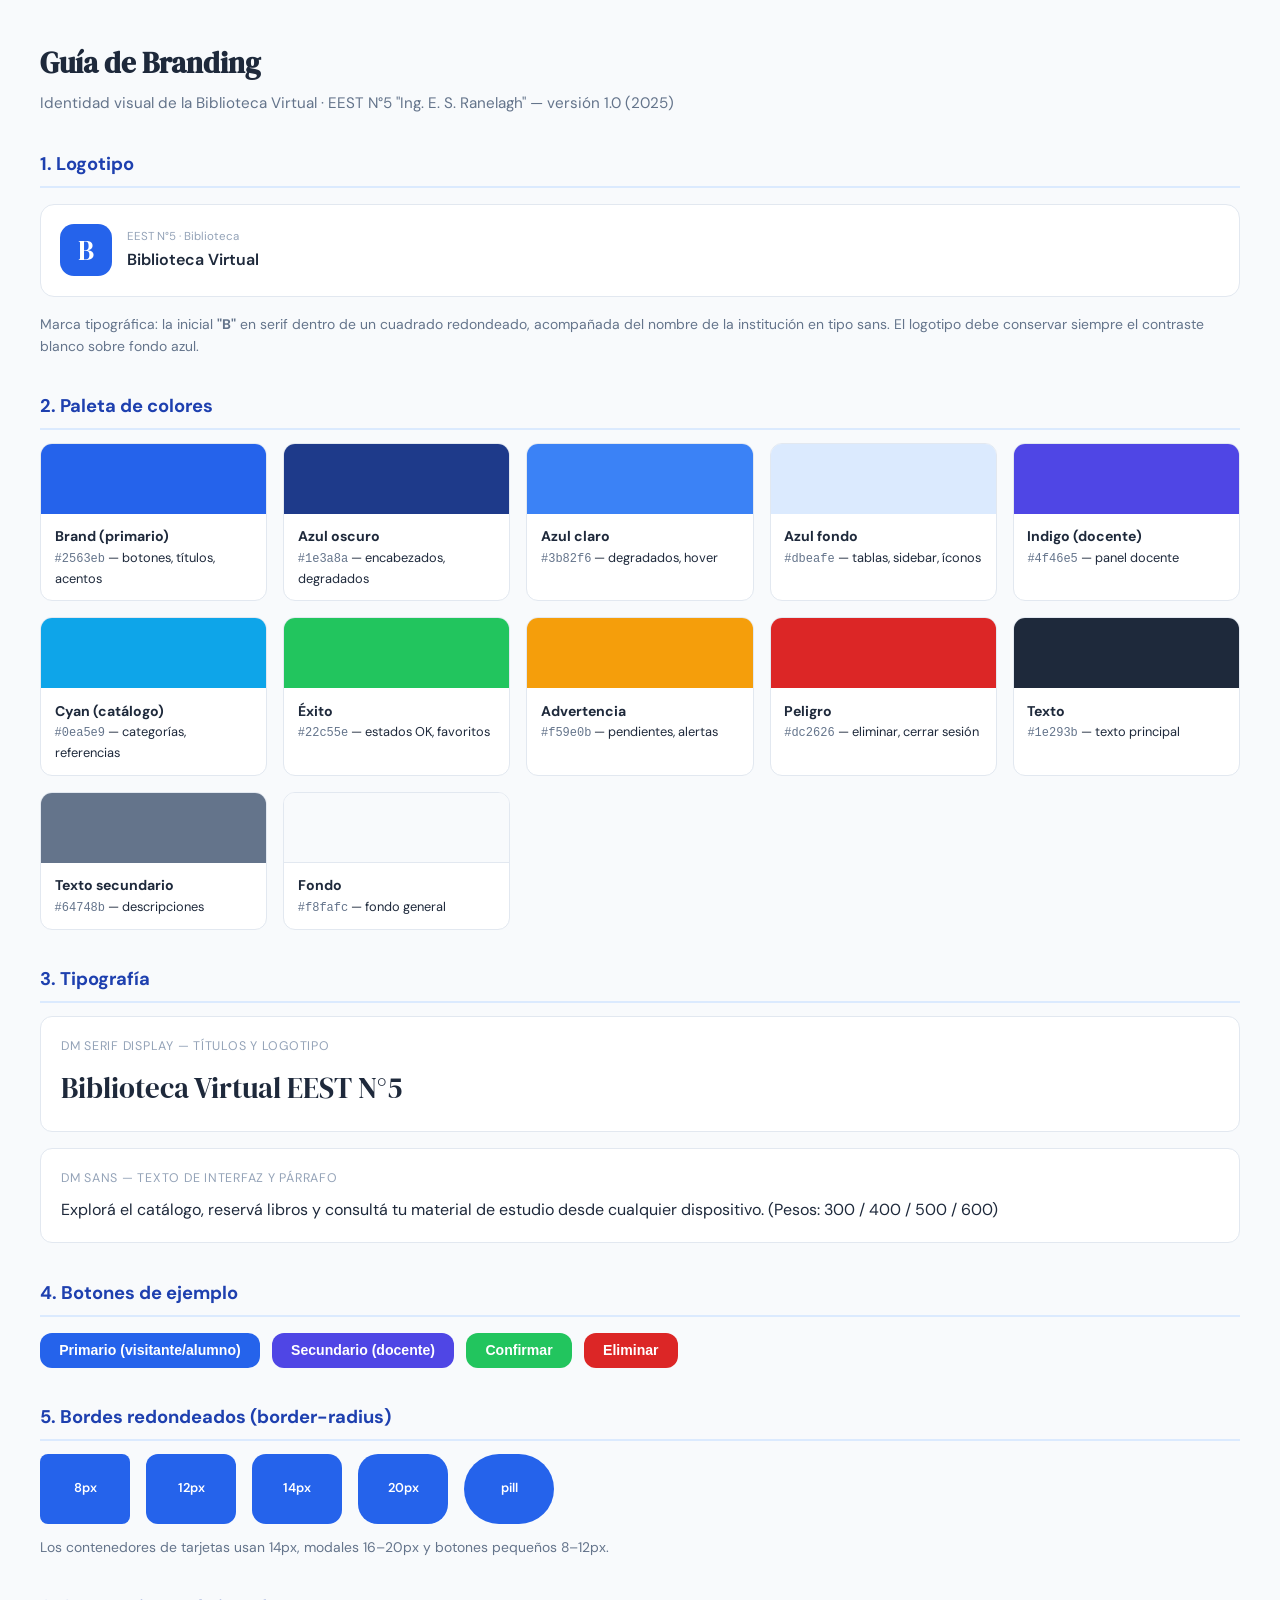
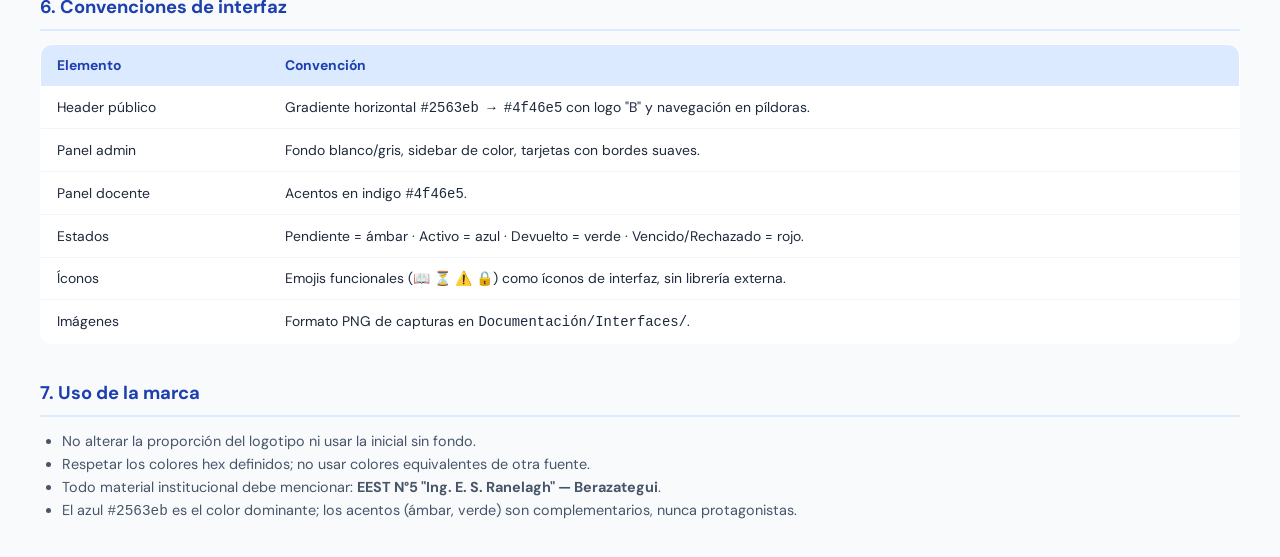
<file: Documentación/Branding/branding.html>
<!DOCTYPE html>
<html lang="es">
<head>
<meta charset="UTF-8" />
<meta name="viewport" content="width=device-width, initial-scale=1.0" />
<title>Guía de Branding · Biblioteca Virtual EEST N°5</title>
<link href="https://fonts.googleapis.com/css2?family=DM+Serif+Display:ital@0;1&family=DM+Sans:wght@300;400;500;600&display=swap" rel="stylesheet" />
<style>
  * { box-sizing: border-box; margin: 0; padding: 0; }
  body { font-family: 'DM Sans', sans-serif; background: #f8fafc; color: #1e293b; padding: 2.5rem; line-height: 1.6; }
  h1 { font-family: 'DM Serif Display', serif; font-size: 1.8rem; margin-bottom: .3rem; }
  .sub { color: #64748b; margin-bottom: 2rem; font-size: .95rem; }
  h2 { font-size: 1.15rem; margin: 2.2rem 0 .8rem; padding-bottom: .4rem; border-bottom: 2px solid #dbeafe; color: #1e40af; }
  .grid { display: grid; grid-template-columns: repeat(auto-fill, minmax(220px, 1fr)); gap: 1rem; }
  .swatch { border: 1px solid #e2e8f0; border-radius: 12px; overflow: hidden; background: #fff; }
  .swatch .color { height: 70px; }
  .swatch .info { padding: .7rem .85rem; font-size: .8rem; }
  .swatch .info strong { display: block; font-size: .88rem; }
  .swatch .info code { color: #64748b; font-size: .75rem; }
  .type-sample { background: #fff; border: 1px solid #e2e8f0; border-radius: 12px; padding: 1.25rem; margin-bottom: 1rem; }
  .type-sample .name { font-size: .78rem; color: #94a3b8; text-transform: uppercase; letter-spacing: .06em; margin-bottom: .5rem; }
  .type-serif { font-family: 'DM Serif Display', serif; font-size: 1.8rem; }
  .type-sans { font-family: 'DM Sans', sans-serif; font-size: 1rem; }
  table { width: 100%; border-collapse: collapse; background: #fff; border-radius: 12px; overflow: hidden; border: 1px solid #e2e8f0; font-size: .87rem; }
  th { background: #dbeafe; color: #1e40af; text-align: left; padding: .6rem 1rem; }
  td { padding: .6rem 1rem; border-bottom: 1px solid #f1f5f9; }
  tr:last-child td { border-bottom: none; }
  .demo-btns { display: flex; gap: .75rem; flex-wrap: wrap; margin: 1rem 0; }
  .btn { padding: .6rem 1.2rem; border-radius: 12px; font-weight: 600; font-size: .88rem; border: none; cursor: default; }
  .btn-primary { background: #2563eb; color: #fff; }
  .btn-docente { background: #4f46e5; color: #fff; }
  .btn-danger { background: #dc2626; color: #fff; }
  .btn-success { background: #22c55e; color: #fff; }
  .logo-demo { display: flex; align-items: center; gap: .9rem; background: #fff; border: 1px solid #e2e8f0; border-radius: 14px; padding: 1.2rem; margin: 1rem 0; }
  .logo-mark { width: 52px; height: 52px; border-radius: 14px; background: #2563eb; color: #fff; display: flex; align-items: center; justify-content: center; font-family: 'DM Serif Display', serif; font-size: 1.7rem; }
  .logo-demo .t1 { font-size: .72rem; color: #94a3b8; }
  .logo-demo .t2 { font-weight: 600; font-size: 1rem; color: #1e293b; }
  .radius-demo { display: flex; gap: 1rem; flex-wrap: wrap; }
  .radius-box { background: #2563eb; color: #fff; width: 90px; height: 70px; display: flex; align-items: center; justify-content: center; font-size: .8rem; font-weight: 600; }
  @media print { body { padding: 0; background: #fff; } }
</style>
</head>
<body>

<h1>Guía de Branding</h1>
<p class="sub">Identidad visual de la Biblioteca Virtual · EEST N°5 "Ing. E. S. Ranelagh" — versión 1.0 (2025)</p>

<h2>1. Logotipo</h2>
<div class="logo-demo">
  <div class="logo-mark">B</div>
  <div>
    <div class="t1">EEST N°5 · Biblioteca</div>
    <div class="t2">Biblioteca Virtual</div>
  </div>
</div>
<p style="font-size:.87rem;color:#64748b;">Marca tipográfica: la inicial <strong>"B"</strong> en serif dentro de un cuadrado redondeado, acompañada del nombre de la institución en tipo sans. El logotipo debe conservar siempre el contraste blanco sobre fondo azul.</p>

<h2>2. Paleta de colores</h2>
<div class="grid">
  <div class="swatch"><div class="color" style="background:#2563eb"></div><div class="info"><strong>Brand (primario)</strong><code>#2563eb</code> — botones, títulos, acentos</div></div>
  <div class="swatch"><div class="color" style="background:#1e3a8a"></div><div class="info"><strong>Azul oscuro</strong><code>#1e3a8a</code> — encabezados, degradados</div></div>
  <div class="swatch"><div class="color" style="background:#3b82f6"></div><div class="info"><strong>Azul claro</strong><code>#3b82f6</code> — degradados, hover</div></div>
  <div class="swatch"><div class="color" style="background:#dbeafe"></div><div class="info"><strong>Azul fondo</strong><code>#dbeafe</code> — tablas, sidebar, íconos</div></div>
  <div class="swatch"><div class="color" style="background:#4f46e5"></div><div class="info"><strong>Indigo (docente)</strong><code>#4f46e5</code> — panel docente</div></div>
  <div class="swatch"><div class="color" style="background:#0ea5e9"></div><div class="info"><strong>Cyan (catálogo)</strong><code>#0ea5e9</code> — categorías, referencias</div></div>
  <div class="swatch"><div class="color" style="background:#22c55e"></div><div class="info"><strong>Éxito</strong><code>#22c55e</code> — estados OK, favoritos</div></div>
  <div class="swatch"><div class="color" style="background:#f59e0b"></div><div class="info"><strong>Advertencia</strong><code>#f59e0b</code> — pendientes, alertas</div></div>
  <div class="swatch"><div class="color" style="background:#dc2626"></div><div class="info"><strong>Peligro</strong><code>#dc2626</code> — eliminar, cerrar sesión</div></div>
  <div class="swatch"><div class="color" style="background:#1e293b"></div><div class="info"><strong>Texto</strong><code>#1e293b</code> — texto principal</div></div>
  <div class="swatch"><div class="color" style="background:#64748b"></div><div class="info"><strong>Texto secundario</strong><code>#64748b</code> — descripciones</div></div>
  <div class="swatch"><div class="color" style="background:#f8fafc;border-bottom:1px solid #e2e8f0"></div><div class="info"><strong>Fondo</strong><code>#f8fafc</code> — fondo general</div></div>
</div>

<h2>3. Tipografía</h2>
<div class="type-sample">
  <div class="name">DM Serif Display — títulos y logotipo</div>
  <div class="type-serif">Biblioteca Virtual EEST N°5</div>
</div>
<div class="type-sample">
  <div class="name">DM Sans — texto de interfaz y párrafo</div>
  <div class="type-sans">Explorá el catálogo, reservá libros y consultá tu material de estudio desde cualquier dispositivo. (Pesos: 300 / 400 / 500 / 600)</div>
</div>

<h2>4. Botones de ejemplo</h2>
<div class="demo-btns">
  <button class="btn btn-primary">Primario (visitante/alumno)</button>
  <button class="btn btn-docente">Secundario (docente)</button>
  <button class="btn btn-success">Confirmar</button>
  <button class="btn btn-danger">Eliminar</button>
</div>

<h2>5. Bordes redondeados (border-radius)</h2>
<div class="radius-demo">
  <div class="radius-box" style="border-radius:8px">8px</div>
  <div class="radius-box" style="border-radius:12px">12px</div>
  <div class="radius-box" style="border-radius:14px">14px</div>
  <div class="radius-box" style="border-radius:20px">20px</div>
  <div class="radius-box" style="border-radius:99px">pill</div>
</div>
<p style="font-size:.87rem;color:#64748b;margin-top:.75rem;">Los contenedores de tarjetas usan 14px, modales 16–20px y botones pequeños 8–12px.</p>

<h2>6. Convenciones de interfaz</h2>
<table>
  <thead><tr><th>Elemento</th><th>Convención</th></tr></thead>
  <tbody>
    <tr><td>Header público</td><td>Gradiente horizontal <code>#2563eb → #4f46e5</code> con logo "B" y navegación en píldoras.</td></tr>
    <tr><td>Panel admin</td><td>Fondo blanco/gris, sidebar de color, tarjetas con bordes suaves.</td></tr>
    <tr><td>Panel docente</td><td>Acentos en indigo <code>#4f46e5</code>.</td></tr>
    <tr><td>Estados</td><td>Pendiente = ámbar · Activo = azul · Devuelto = verde · Vencido/Rechazado = rojo.</td></tr>
    <tr><td>Íconos</td><td>Emojis funcionales (📖 ⏳ ⚠️ 🔒) como íconos de interfaz, sin librería externa.</td></tr>
    <tr><td>Imágenes</td><td>Formato PNG de capturas en <code>Documentación/Interfaces/</code>.</td></tr>
  </tbody>
</table>

<h2>7. Uso de la marca</h2>
<ul style="font-size:.9rem; padding-left:1.4rem; color:#475569;">
  <li>No alterar la proporción del logotipo ni usar la inicial sin fondo.</li>
  <li>Respetar los colores hex definidos; no usar colores equivalentes de otra fuente.</li>
  <li>Todo material institucional debe mencionar: <strong>EEST N°5 "Ing. E. S. Ranelagh" — Berazategui</strong>.</li>
  <li>El azul <code>#2563eb</code> es el color dominante; los acentos (ámbar, verde) son complementarios, nunca protagonistas.</li>
</ul>

</body>
</html>
</file>
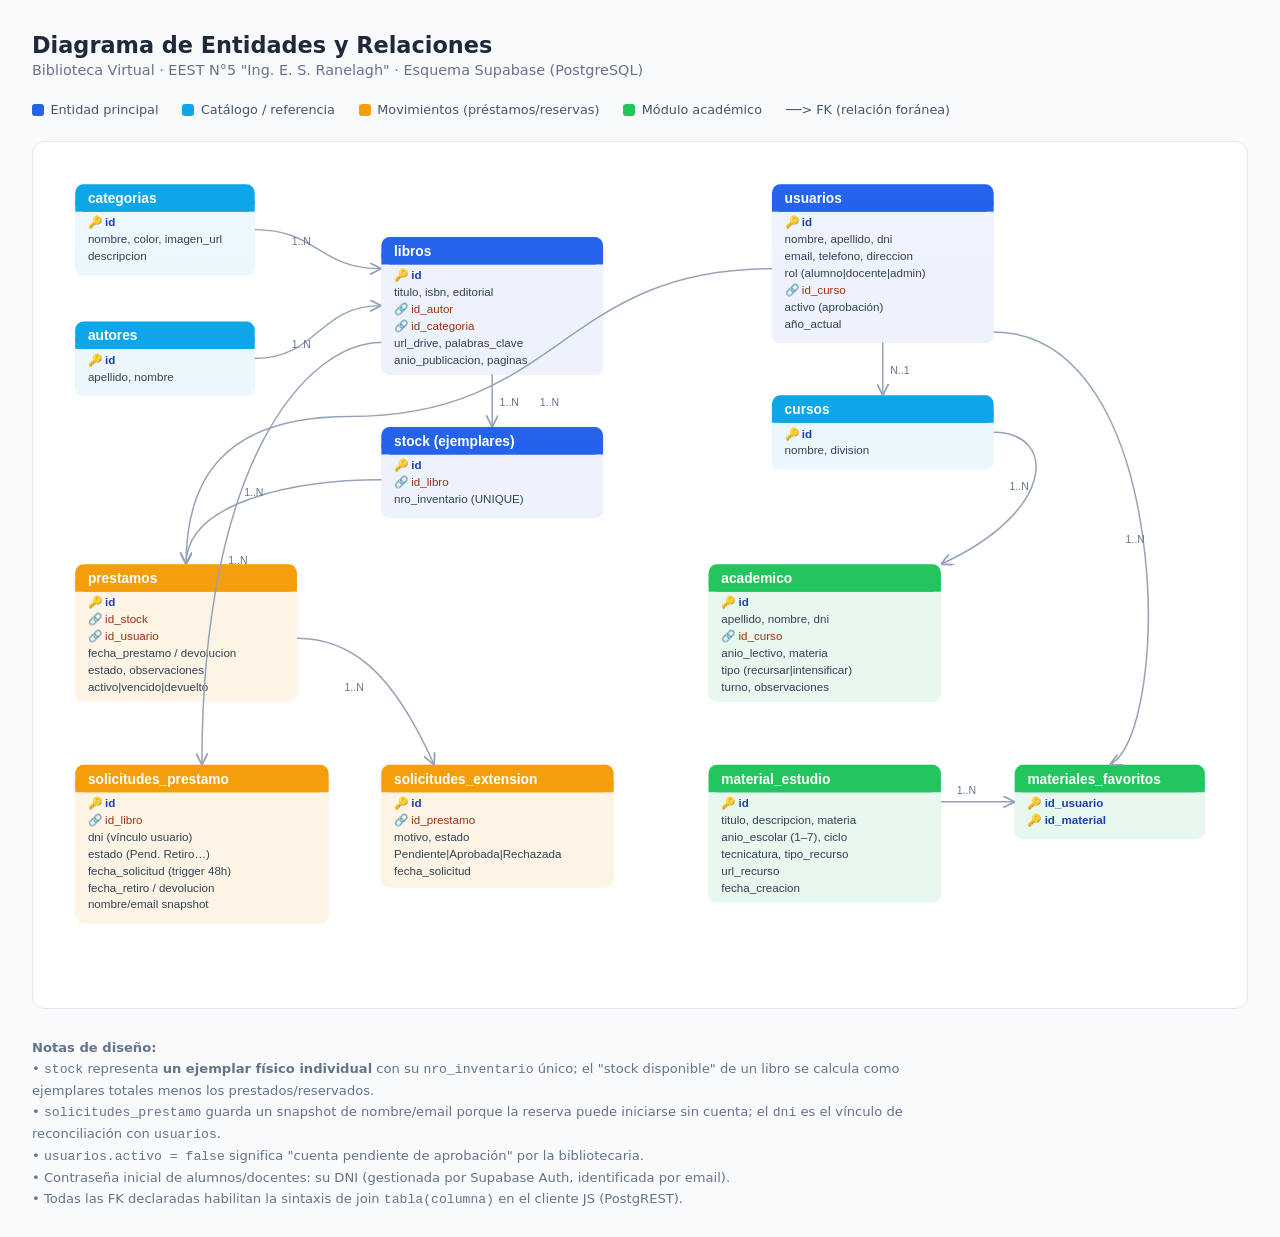
<file: Documentación/Diagramas/diagrama-er.html>
<!DOCTYPE html>
<html lang="es">
<head>
<meta charset="UTF-8" />
<meta name="viewport" content="width=device-width, initial-scale=1.0" />
<title>Diagrama ER · Biblioteca Virtual EEST N°5</title>
<style>
  * { box-sizing: border-box; margin: 0; padding: 0; }
  body { font-family: 'Segoe UI', system-ui, sans-serif; background: #f8fafc; color: #1e293b; padding: 2rem; }
  h1 { font-size: 1.4rem; margin-bottom: .25rem; }
  p.sub { color: #64748b; font-size: .9rem; margin-bottom: 1.5rem; }
  .legend { display: flex; gap: 1.5rem; flex-wrap: wrap; margin-bottom: 1.5rem; font-size: .8rem; color: #475569; }
  .legend span { display: inline-flex; align-items: center; gap: .4rem; }
  .dot { width: 12px; height: 12px; border-radius: 3px; display: inline-block; }
  svg { width: 100%; height: auto; background: #fff; border: 1px solid #e2e8f0; border-radius: 12px; }
  .note { margin-top: 1.5rem; font-size: .82rem; color: #64748b; max-width: 900px; line-height: 1.6; }
  @media print { body { background: #fff; padding: 0; } svg { border: none; } }
</style>
</head>
<body>

<h1>Diagrama de Entidades y Relaciones</h1>
<p class="sub">Biblioteca Virtual · EEST N°5 "Ing. E. S. Ranelagh" · Esquema Supabase (PostgreSQL)</p>

<div class="legend">
  <span><span class="dot" style="background:#2563eb"></span> Entidad principal</span>
  <span><span class="dot" style="background:#0ea5e9"></span> Catálogo / referencia</span>
  <span><span class="dot" style="background:#f59e0b"></span> Movimientos (préstamos/reservas)</span>
  <span><span class="dot" style="background:#22c55e"></span> Módulo académico</span>
  <span>──&gt; FK (relación foránea)</span>
</div>

<svg viewBox="0 0 1150 820" xmlns="http://www.w3.org/2000/svg" font-family="Segoe UI, sans-serif">
  <defs>
    <marker id="arrow" markerWidth="8" markerHeight="8" refX="8" refY="4" orient="auto">
      <path d="M0,0 L8,4 L0,8" fill="none" stroke="#94a3b8" stroke-width="1.2"/>
    </marker>
    <style>
      .tbl { rx: 8; }
      .hdr { font-size: 13px; font-weight: 700; fill: #fff; }
      .col { font-size: 11px; fill: #334155; }
      .pk { font-weight: 700; fill: #1e40af; }
      .fk { fill: #9a3412; }
      .line { stroke: #94a3b8; stroke-width: 1.4; fill: none; marker-end: url(#arrow); }
      .lbl { font-size: 10px; fill: #64748b; }
    </style>
  </defs>

  <!-- ═══ CATEGORÍAS ═══ -->
  <g>
    <rect class="tbl" x="40" y="40" width="170" height="86" fill="#0ea5e9" opacity="0.08" stroke="#0ea5e9"/>
    <rect x="40" y="40" width="170" height="26" fill="#0ea5e9" rx="8"/>
    <rect x="40" y="56" width="170" height="10" fill="#0ea5e9"/>
    <text class="hdr" x="52" y="58">categorias</text>
    <text class="col pk" x="52" y="80">🔑 id</text>
    <text class="col" x="52" y="96">nombre, color, imagen_url</text>
    <text class="col" x="52" y="112">descripcion</text>
  </g>

  <!-- ═══ AUTORES ═══ -->
  <g>
    <rect class="tbl" x="40" y="170" width="170" height="70" fill="#0ea5e9" opacity="0.08" stroke="#0ea5e9"/>
    <rect x="40" y="170" width="170" height="26" fill="#0ea5e9" rx="8"/>
    <rect x="40" y="186" width="170" height="10" fill="#0ea5e9"/>
    <text class="hdr" x="52" y="188">autores</text>
    <text class="col pk" x="52" y="210">🔑 id</text>
    <text class="col" x="52" y="226">apellido, nombre</text>
  </g>

  <!-- ═══ LIBROS ═══ -->
  <g>
    <rect class="tbl" x="330" y="90" width="210" height="130" fill="#2563eb" opacity="0.08" stroke="#2563eb"/>
    <rect x="330" y="90" width="210" height="26" fill="#2563eb" rx="8"/>
    <rect x="330" y="106" width="210" height="10" fill="#2563eb"/>
    <text class="hdr" x="342" y="108">libros</text>
    <text class="col pk" x="342" y="130">🔑 id</text>
    <text class="col" x="342" y="146">titulo, isbn, editorial</text>
    <text class="col fk" x="342" y="162">🔗 id_autor</text>
    <text class="col fk" x="342" y="178">🔗 id_categoria</text>
    <text class="col" x="342" y="194">url_drive, palabras_clave</text>
    <text class="col" x="342" y="210">anio_publicacion, paginas</text>
  </g>

  <!-- ═══ STOCK ═══ -->
  <g>
    <rect class="tbl" x="330" y="270" width="210" height="86" fill="#2563eb" opacity="0.08" stroke="#2563eb"/>
    <rect x="330" y="270" width="210" height="26" fill="#2563eb" rx="8"/>
    <rect x="330" y="286" width="210" height="10" fill="#2563eb"/>
    <text class="hdr" x="342" y="288">stock (ejemplares)</text>
    <text class="col pk" x="342" y="310">🔑 id</text>
    <text class="col fk" x="342" y="326">🔗 id_libro</text>
    <text class="col" x="342" y="342">nro_inventario (UNIQUE)</text>
  </g>

  <!-- ═══ USUARIOS ═══ -->
  <g>
    <rect class="tbl" x="700" y="40" width="210" height="150" fill="#2563eb" opacity="0.08" stroke="#2563eb"/>
    <rect x="700" y="40" width="210" height="26" fill="#2563eb" rx="8"/>
    <rect x="700" y="56" width="210" height="10" fill="#2563eb"/>
    <text class="hdr" x="712" y="58">usuarios</text>
    <text class="col pk" x="712" y="80">🔑 id</text>
    <text class="col" x="712" y="96">nombre, apellido, dni</text>
    <text class="col" x="712" y="112">email, telefono, direccion</text>
    <text class="col" x="712" y="128">rol (alumno|docente|admin)</text>
    <text class="col fk" x="712" y="144">🔗 id_curso</text>
    <text class="col" x="712" y="160">activo (aprobación)</text>
    <text class="col" x="712" y="176">año_actual</text>
  </g>

  <!-- ═══ CURSOS ═══ -->
  <g>
    <rect class="tbl" x="700" y="240" width="210" height="70" fill="#0ea5e9" opacity="0.08" stroke="#0ea5e9"/>
    <rect x="700" y="240" width="210" height="26" fill="#0ea5e9" rx="8"/>
    <rect x="700" y="256" width="210" height="10" fill="#0ea5e9"/>
    <text class="hdr" x="712" y="258">cursos</text>
    <text class="col pk" x="712" y="280">🔑 id</text>
    <text class="col" x="712" y="296">nombre, division</text>
  </g>

  <!-- ═══ PRESTAMOS ═══ -->
  <g>
    <rect class="tbl" x="40" y="400" width="210" height="130" fill="#f59e0b" opacity="0.1" stroke="#f59e0b"/>
    <rect x="40" y="400" width="210" height="26" fill="#f59e0b" rx="8"/>
    <rect x="40" y="416" width="210" height="10" fill="#f59e0b"/>
    <text class="hdr" x="52" y="418">prestamos</text>
    <text class="col pk" x="52" y="440">🔑 id</text>
    <text class="col fk" x="52" y="456">🔗 id_stock</text>
    <text class="col fk" x="52" y="472">🔗 id_usuario</text>
    <text class="col" x="52" y="488">fecha_prestamo / devolucion</text>
    <text class="col" x="52" y="504">estado, observaciones</text>
    <text class="col" x="52" y="520">activo|vencido|devuelto</text>
  </g>

  <!-- ═══ SOLICITUDES PRESTAMO ═══ -->
  <g>
    <rect class="tbl" x="40" y="590" width="240" height="150" fill="#f59e0b" opacity="0.1" stroke="#f59e0b"/>
    <rect x="40" y="590" width="240" height="26" fill="#f59e0b" rx="8"/>
    <rect x="40" y="606" width="240" height="10" fill="#f59e0b"/>
    <text class="hdr" x="52" y="608">solicitudes_prestamo</text>
    <text class="col pk" x="52" y="630">🔑 id</text>
    <text class="col fk" x="52" y="646">🔗 id_libro</text>
    <text class="col" x="52" y="662">dni (vínculo usuario)</text>
    <text class="col" x="52" y="678">estado (Pend. Retiro…)</text>
    <text class="col" x="52" y="694">fecha_solicitud (trigger 48h)</text>
    <text class="col" x="52" y="710">fecha_retiro / devolucion</text>
    <text class="col" x="52" y="726">nombre/email snapshot</text>
  </g>

  <!-- ═══ SOLICITUDES EXTENSION ═══ -->
  <g>
    <rect class="tbl" x="330" y="590" width="220" height="116" fill="#f59e0b" opacity="0.1" stroke="#f59e0b"/>
    <rect x="330" y="590" width="220" height="26" fill="#f59e0b" rx="8"/>
    <rect x="330" y="606" width="220" height="10" fill="#f59e0b"/>
    <text class="hdr" x="342" y="608">solicitudes_extension</text>
    <text class="col pk" x="342" y="630">🔑 id</text>
    <text class="col fk" x="342" y="646">🔗 id_prestamo</text>
    <text class="col" x="342" y="662">motivo, estado</text>
    <text class="col" x="342" y="678">Pendiente|Aprobada|Rechazada</text>
    <text class="col" x="342" y="694">fecha_solicitud</text>
  </g>

  <!-- ═══ ACADEMICO ═══ -->
  <g>
    <rect class="tbl" x="640" y="400" width="220" height="130" fill="#22c55e" opacity="0.1" stroke="#22c55e"/>
    <rect x="640" y="400" width="220" height="26" fill="#22c55e" rx="8"/>
    <rect x="640" y="416" width="220" height="10" fill="#22c55e"/>
    <text class="hdr" x="652" y="418">academico</text>
    <text class="col pk" x="652" y="440">🔑 id</text>
    <text class="col" x="652" y="456">apellido, nombre, dni</text>
    <text class="col fk" x="652" y="472">🔗 id_curso</text>
    <text class="col" x="652" y="488">anio_lectivo, materia</text>
    <text class="col" x="652" y="504">tipo (recursar|intensificar)</text>
    <text class="col" x="652" y="520">turno, observaciones</text>
  </g>

  <!-- ═══ MATERIAL ESTUDIO ═══ -->
  <g>
    <rect class="tbl" x="640" y="590" width="220" height="130" fill="#22c55e" opacity="0.1" stroke="#22c55e"/>
    <rect x="640" y="590" width="220" height="26" fill="#22c55e" rx="8"/>
    <rect x="640" y="606" width="220" height="10" fill="#22c55e"/>
    <text class="hdr" x="652" y="608">material_estudio</text>
    <text class="col pk" x="652" y="630">🔑 id</text>
    <text class="col" x="652" y="646">titulo, descripcion, materia</text>
    <text class="col" x="652" y="662">anio_escolar (1–7), ciclo</text>
    <text class="col" x="652" y="678">tecnicatura, tipo_recurso</text>
    <text class="col" x="652" y="694">url_recurso</text>
    <text class="col" x="652" y="710">fecha_creacion</text>
  </g>

  <!-- ═══ MATERIALES FAVORITOS ═══ -->
  <g>
    <rect class="tbl" x="930" y="590" width="180" height="70" fill="#22c55e" opacity="0.1" stroke="#22c55e"/>
    <rect x="930" y="590" width="180" height="26" fill="#22c55e" rx="8"/>
    <rect x="930" y="606" width="180" height="10" fill="#22c55e"/>
    <text class="hdr" x="942" y="608">materiales_favoritos</text>
    <text class="col pk" x="942" y="630">🔑 id_usuario</text>
    <text class="col pk" x="942" y="646">🔑 id_material</text>
  </g>

  <!-- ═══ LÍNEAS ═══ -->
  <!-- categorias -> libros -->
  <path class="line" d="M210,83 C270,83 270,120 330,120"/>
  <text class="lbl" x="245" y="98">1..N</text>

  <!-- autores -> libros -->
  <path class="line" d="M210,205 C270,205 270,155 330,155"/>
  <text class="lbl" x="245" y="195">1..N</text>

  <!-- libros -> stock -->
  <path class="line" d="M435,220 L435,270"/>
  <text class="lbl" x="442" y="250">1..N</text>

  <!-- stock -> prestamos -->
  <path class="line" d="M330,320 C250,320 145,340 145,400"/>
  <text class="lbl" x="200" y="335">1..N</text>

  <!-- usuarios -> prestamos -->
  <path class="line" d="M700,120 C500,120 500,260 300,260 C180,260 145,320 145,400"/>
  <text class="lbl" x="480" y="250">1..N</text>

  <!-- usuarios -> cursos -->
  <path class="line" d="M805,190 L805,240"/>
  <text class="lbl" x="812" y="220">N..1</text>

  <!-- libros -> solicitudes_prestamo -->
  <path class="line" d="M330,190 C260,190 160,300 160,590"/>
  <text class="lbl" x="185" y="400">1..N</text>

  <!-- prestamos -> solicitudes_extension -->
  <path class="line" d="M250,470 C300,470 340,500 380,590"/>
  <text class="lbl" x="295" y="520">1..N</text>

  <!-- cursos -> academico -->
  <path class="line" d="M910,275 C970,275 970,350 860,400"/>
  <text class="lbl" x="925" y="330">1..N</text>

  <!-- material -> favoritos -->
  <path class="line" d="M860,625 L930,625"/>
  <text class="lbl" x="875" y="618">1..N</text>

  <!-- usuarios -> favoritos -->
  <path class="line" d="M910,180 C1080,180 1080,560 1020,590"/>
  <text class="lbl" x="1035" y="380">1..N</text>
</svg>

<p class="note">
  <strong>Notas de diseño:</strong><br>
  • <code>stock</code> representa <strong>un ejemplar físico individual</strong> con su <code>nro_inventario</code> único; el "stock disponible" de un libro se calcula como ejemplares totales menos los prestados/reservados.<br>
  • <code>solicitudes_prestamo</code> guarda un snapshot de nombre/email porque la reserva puede iniciarse sin cuenta; el <code>dni</code> es el vínculo de reconciliación con <code>usuarios</code>.<br>
  • <code>usuarios.activo = false</code> significa "cuenta pendiente de aprobación" por la bibliotecaria.<br>
  • Contraseña inicial de alumnos/docentes: su DNI (gestionada por Supabase Auth, identificada por email).<br>
  • Todas las FK declaradas habilitan la sintaxis de join <code>tabla(columna)</code> en el cliente JS (PostgREST).
</p>

</body>
</html>
</file>
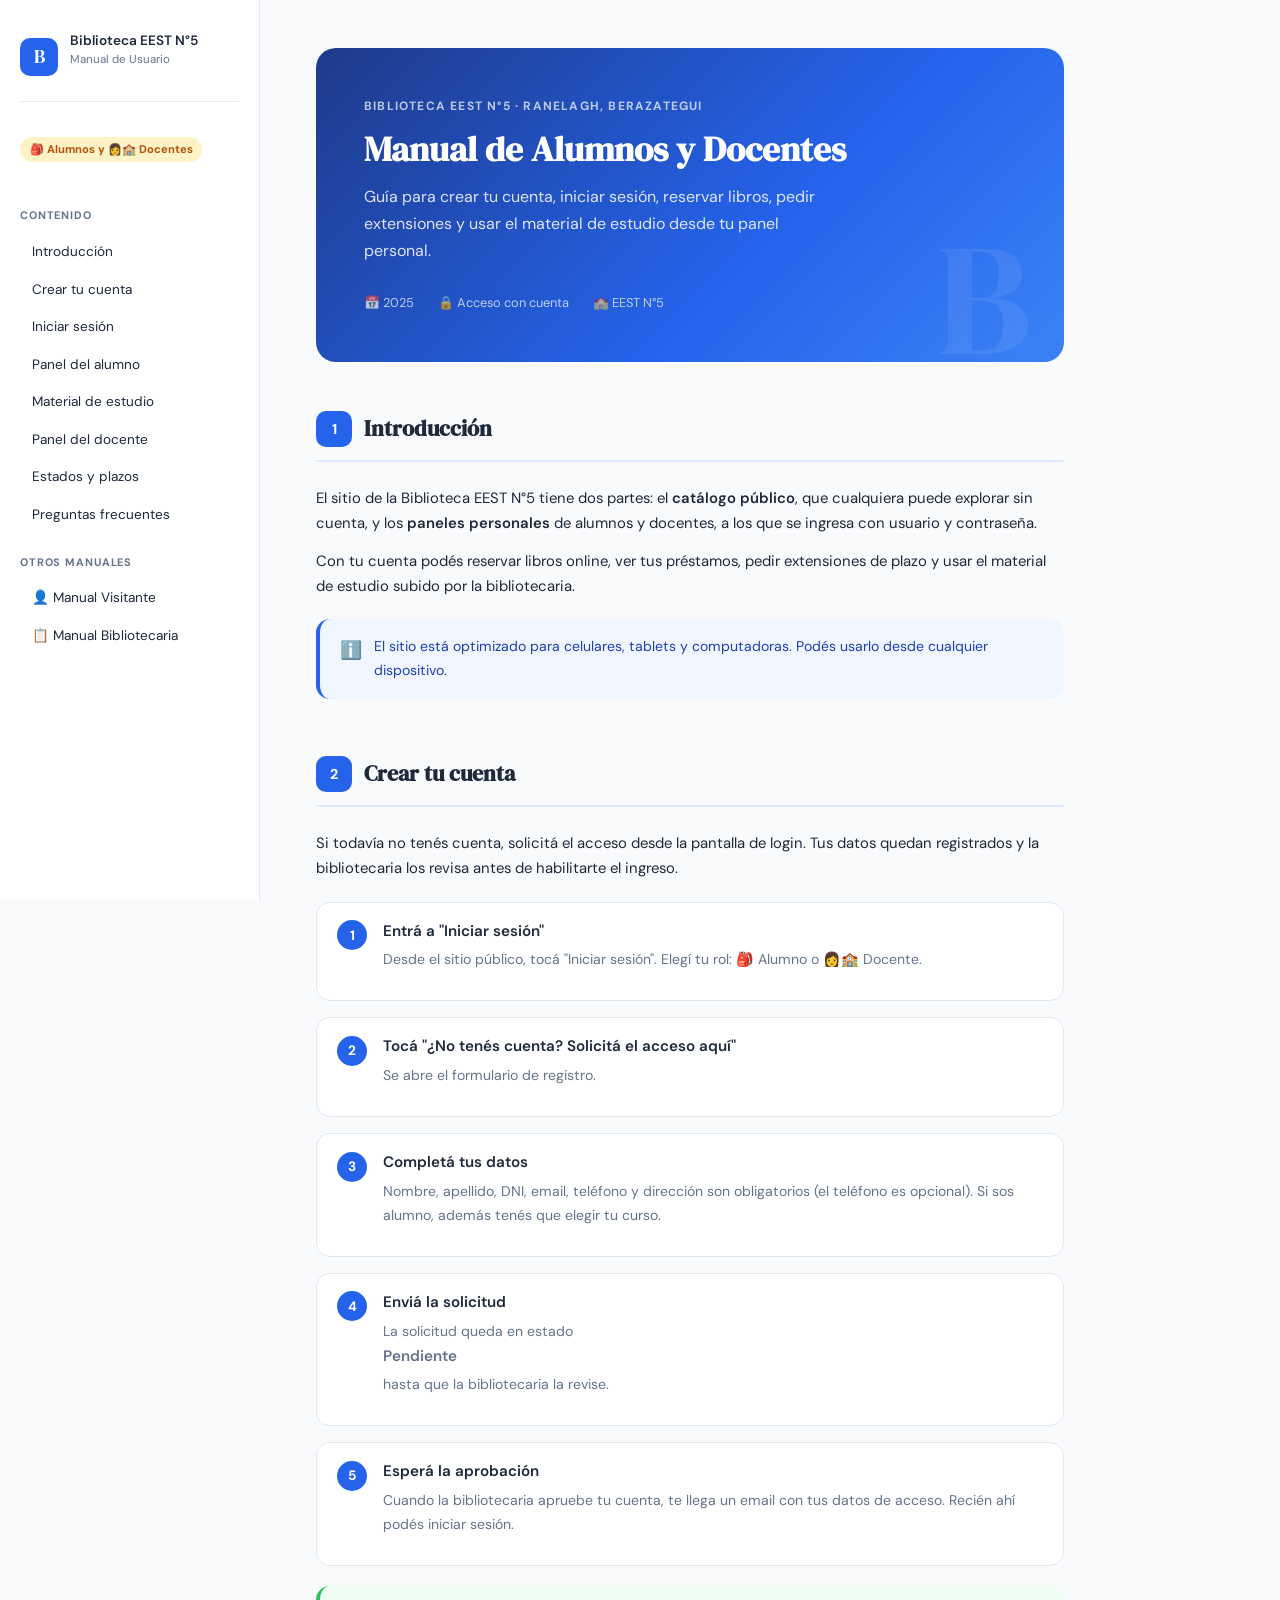
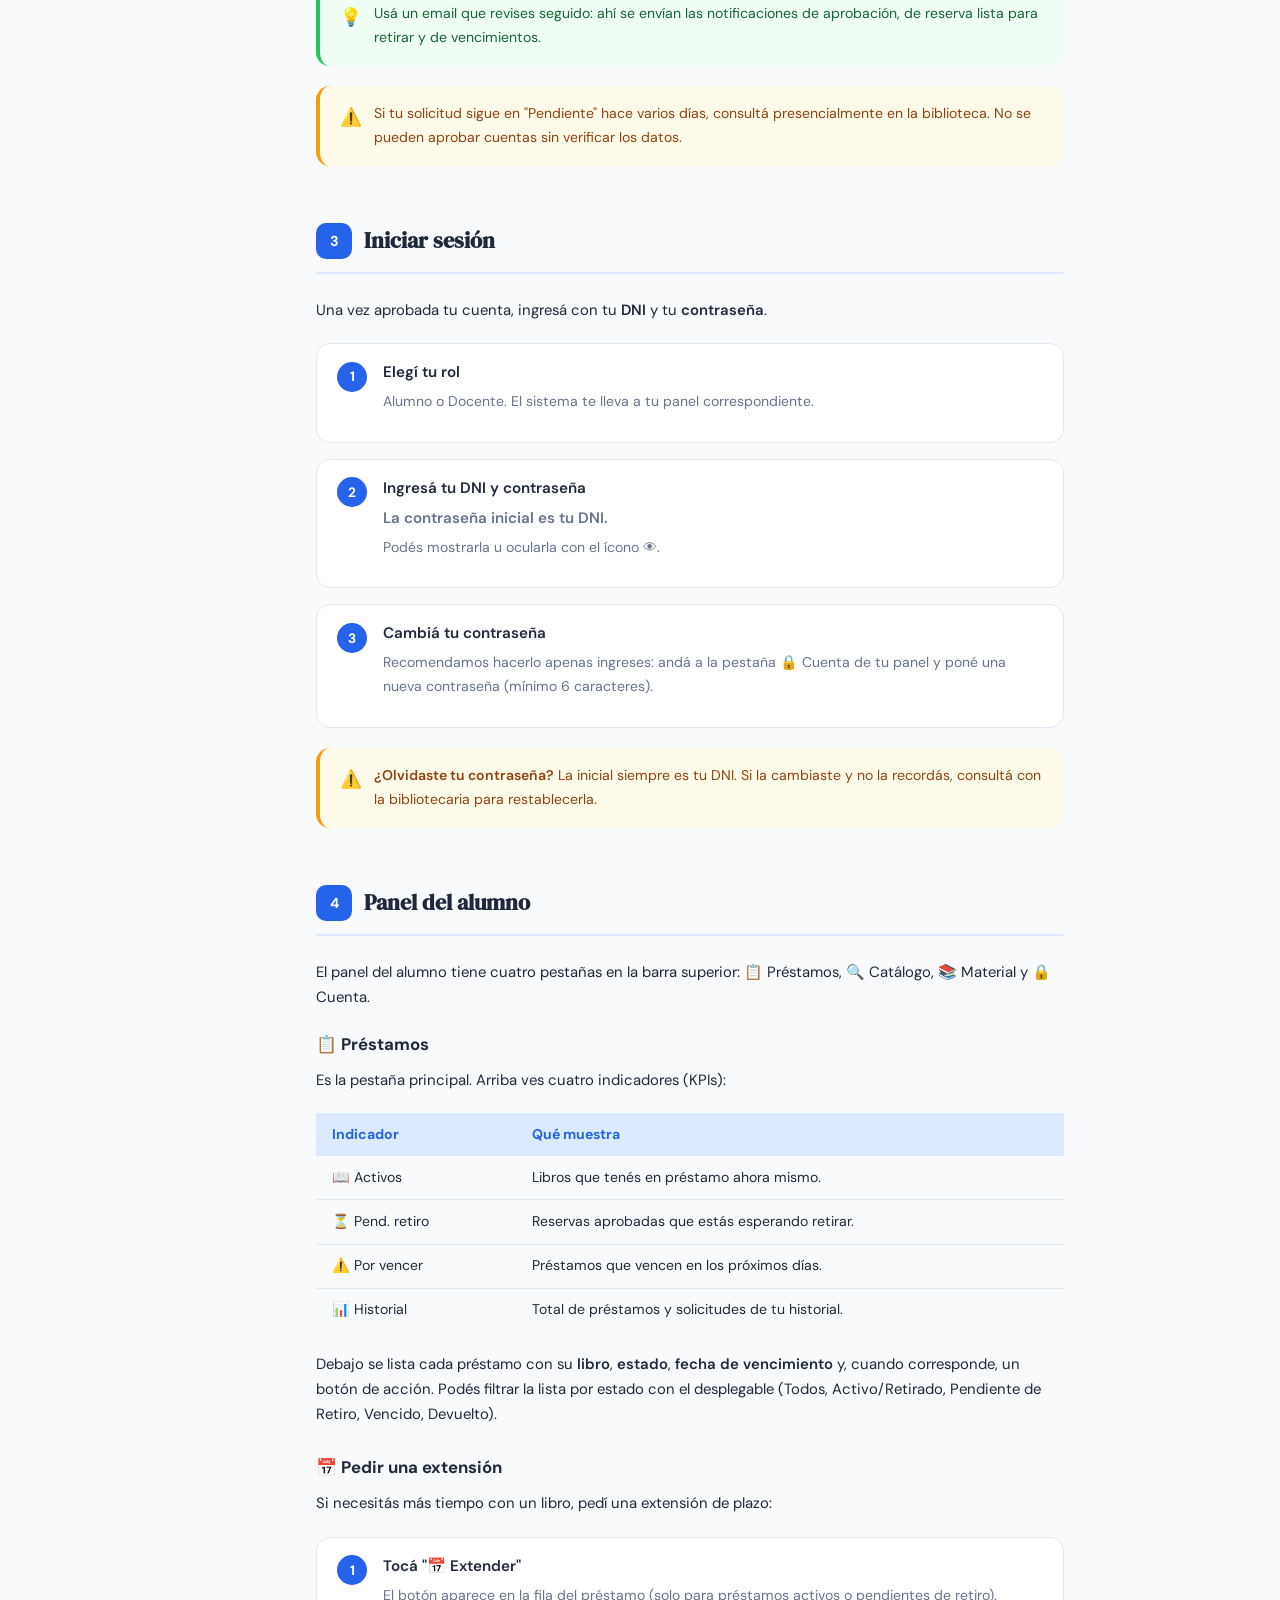
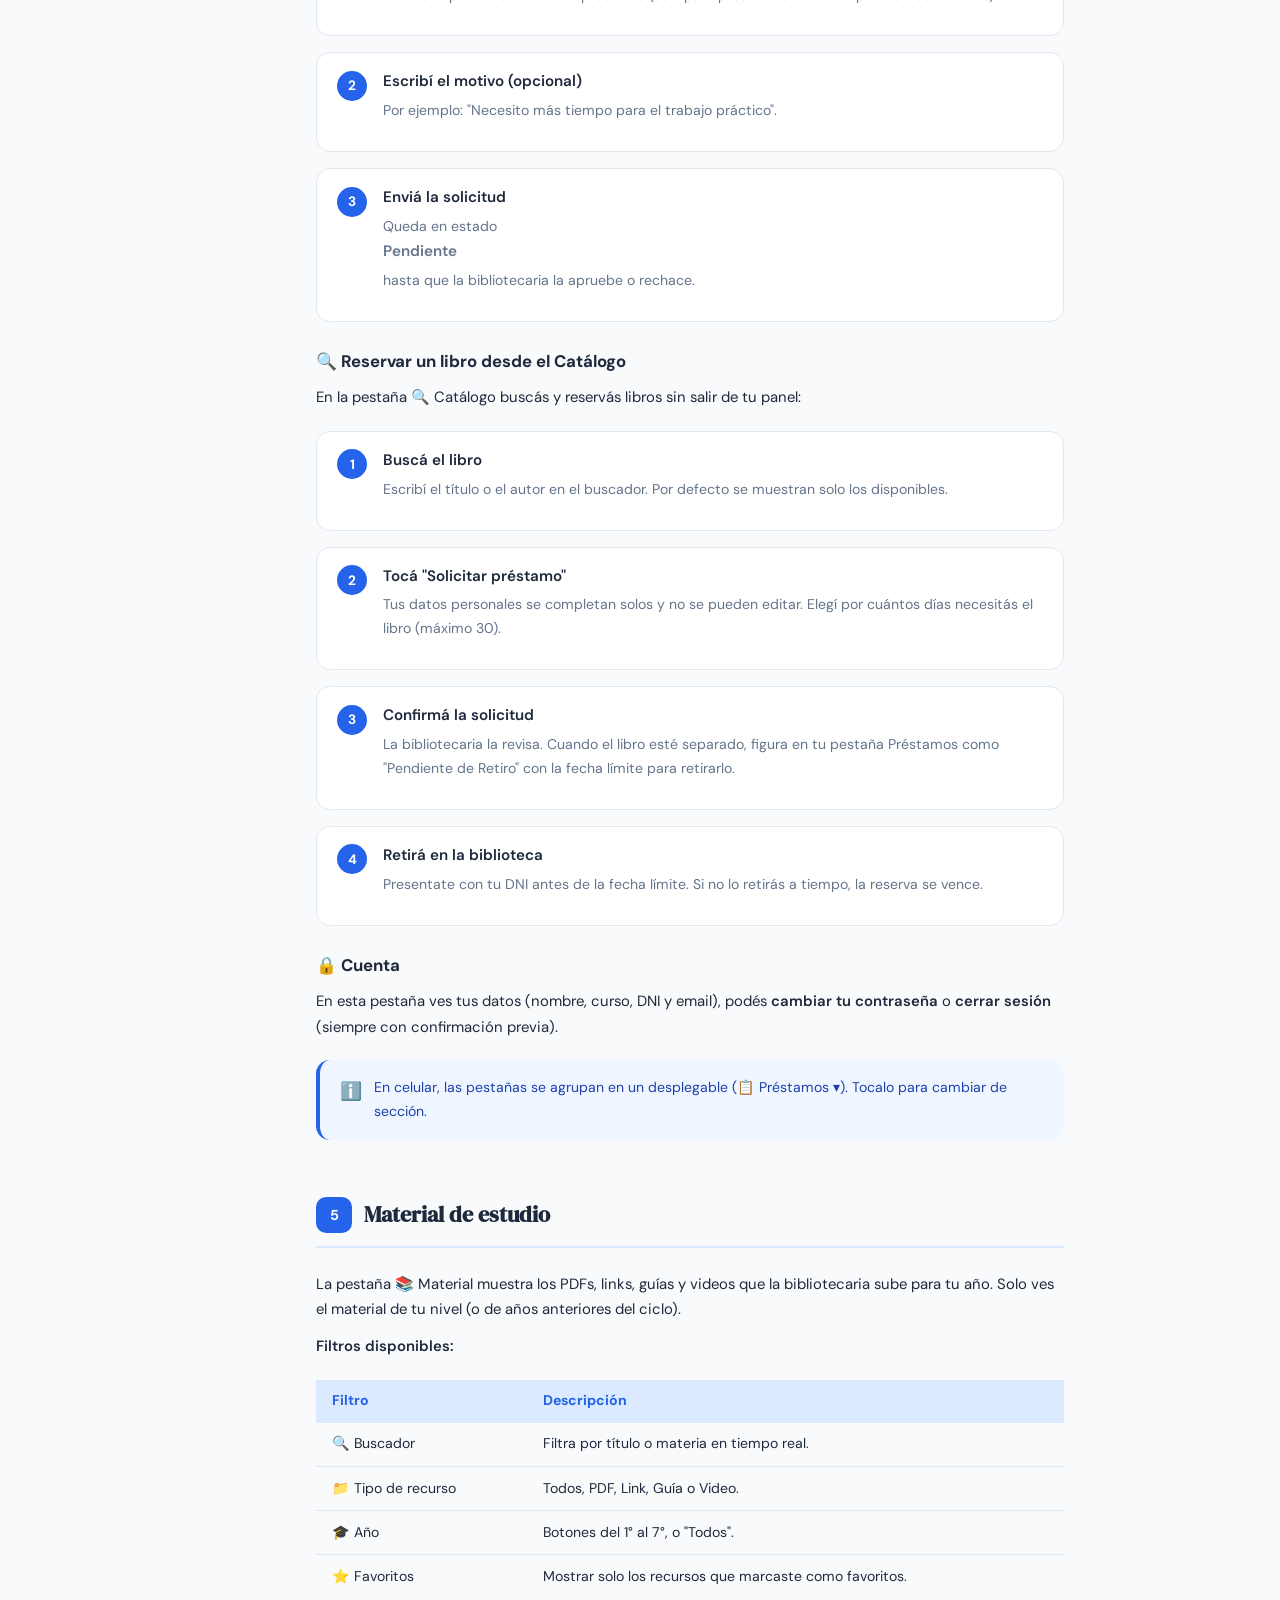
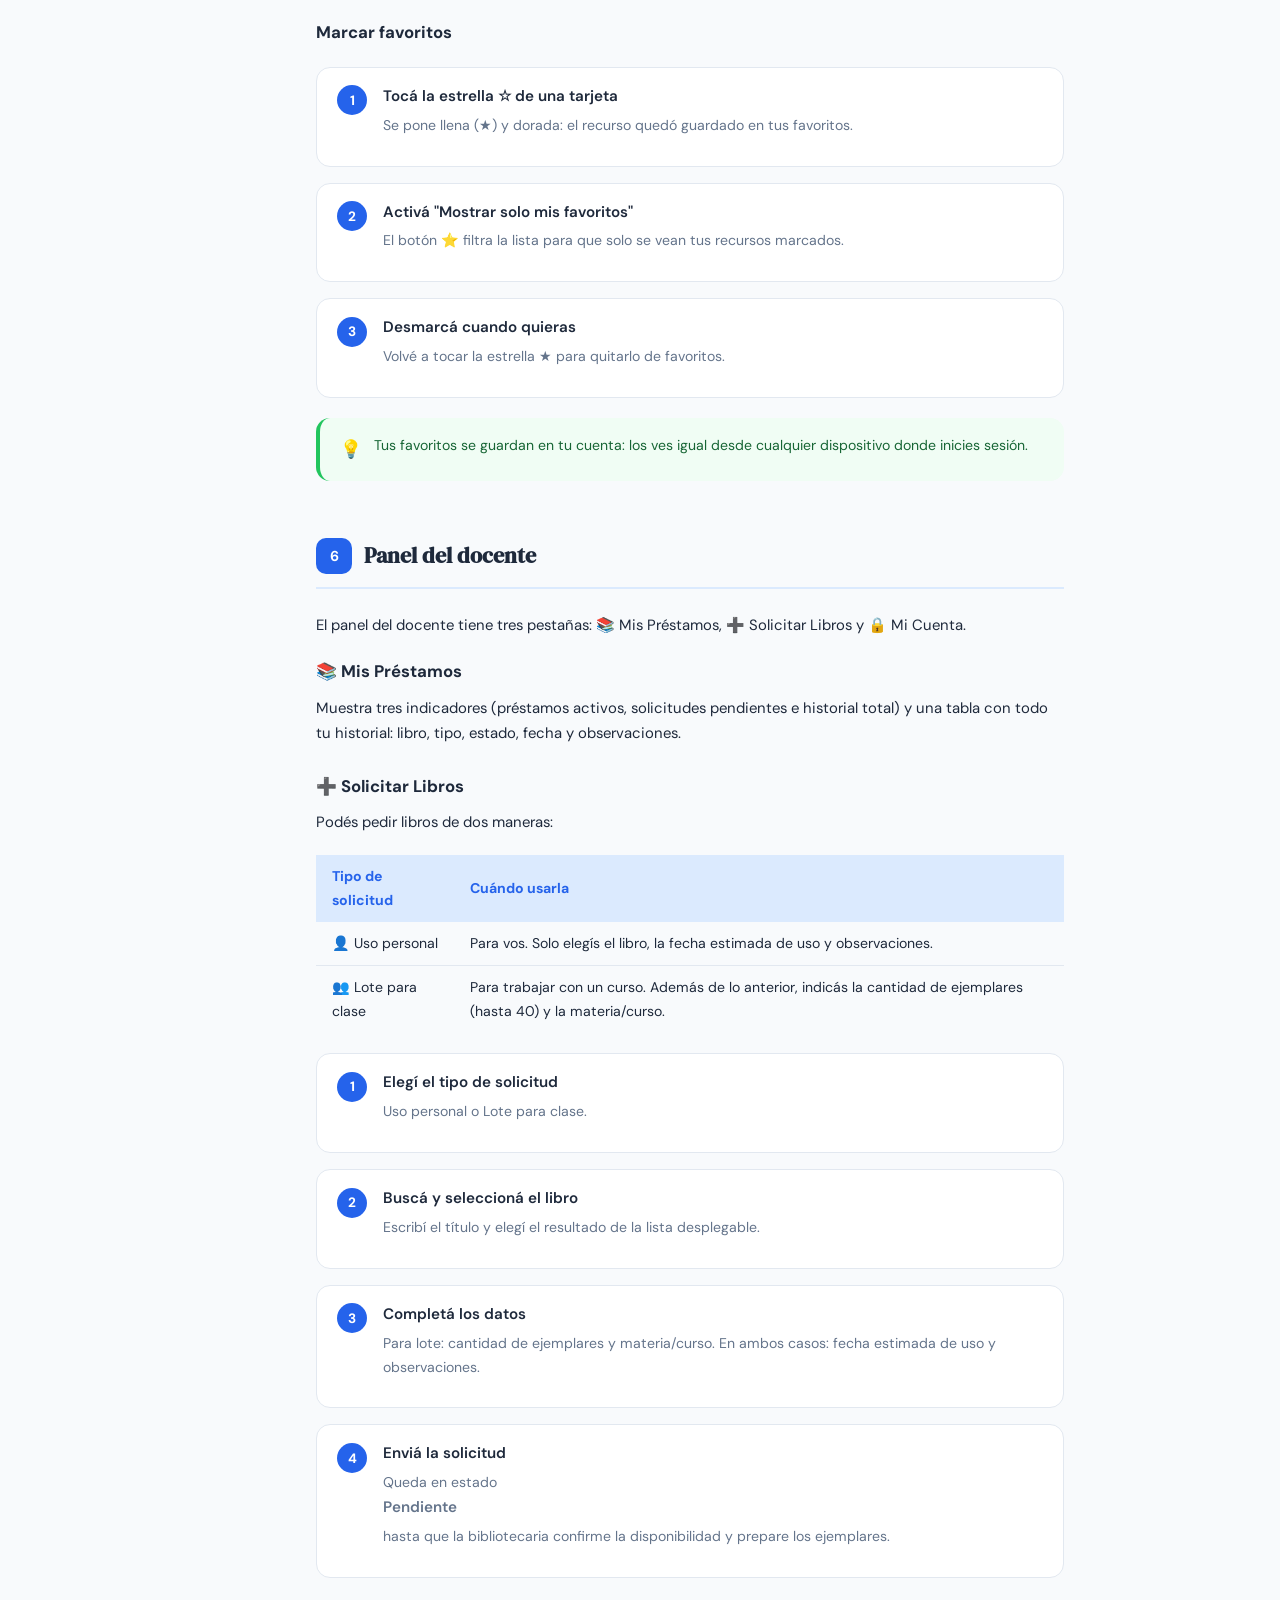
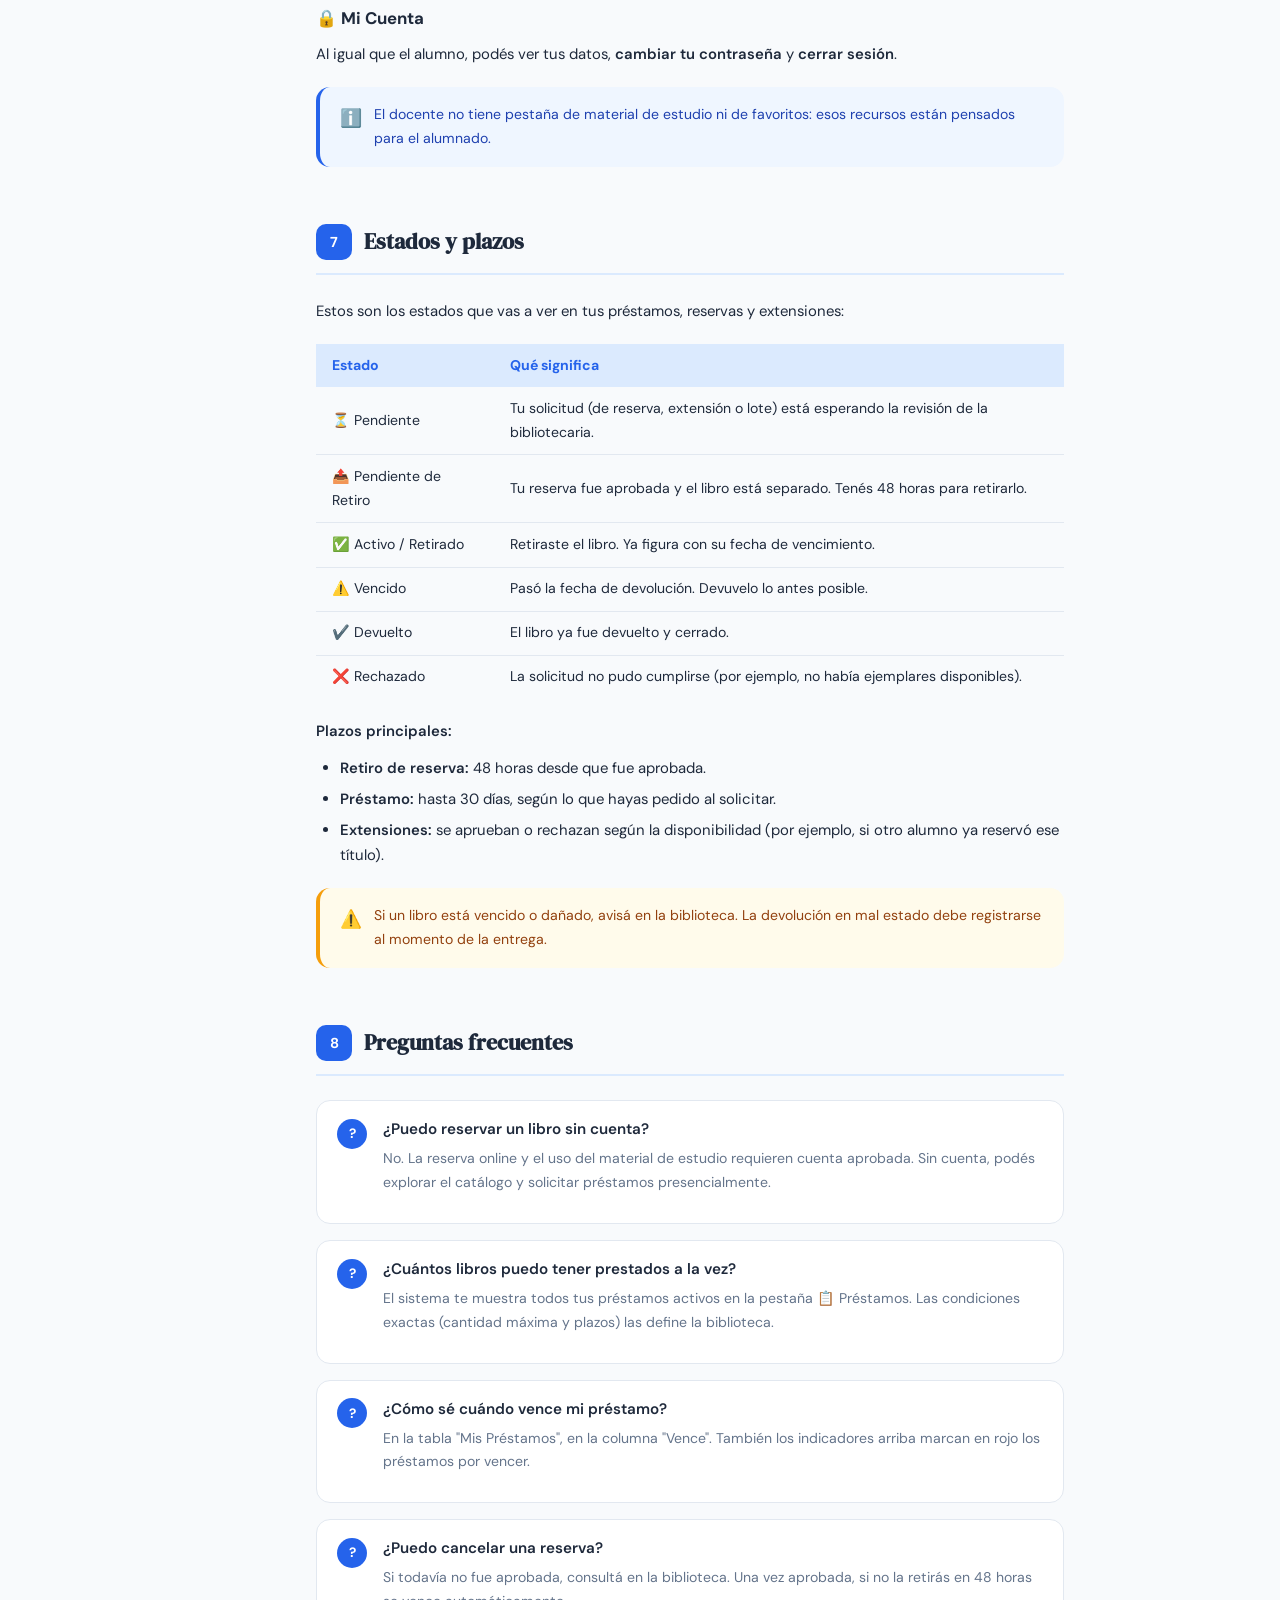
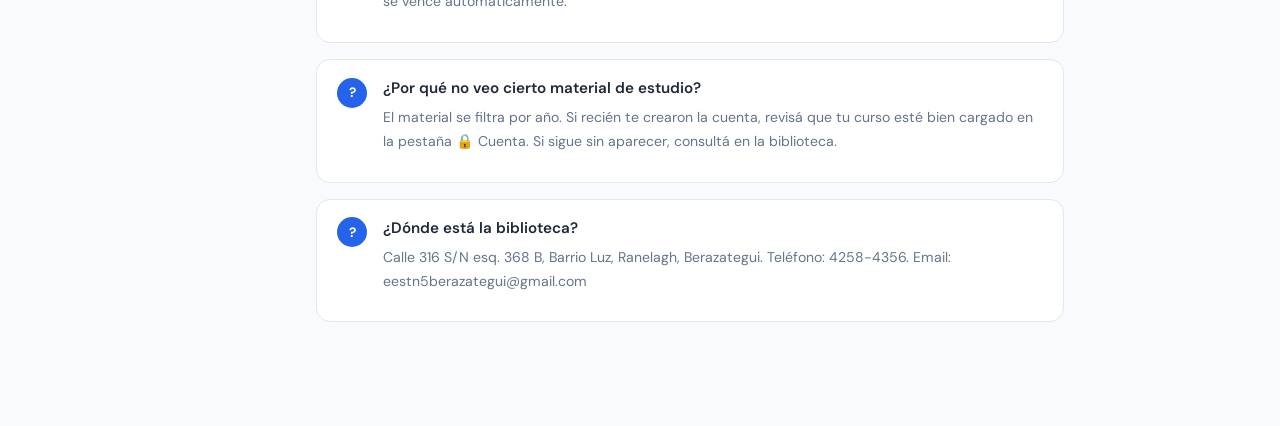
<file: Documentación/Manuales/manual-alumnos-docentes.html>
<!DOCTYPE html>
<html lang="es">
<head>
  <meta charset="UTF-8" />
  <meta name="viewport" content="width=device-width, initial-scale=1.0" />
  <title>Manual de Usuario · Alumnos y Docentes · Biblioteca EEST N°5</title>
  <link href="https://fonts.googleapis.com/css2?family=DM+Serif+Display:ital@0;1&family=DM+Sans:wght@300;400;500;600&display=swap" rel="stylesheet" />
  <style>
    *, *::before, *::after { box-sizing: border-box; margin: 0; padding: 0; }

    :root {
      --brand: #2563eb;
      --brand-light: #dbeafe;
      --text: #1e293b;
      --muted: #64748b;
      --bg: #f8fafc;
      --white: #ffffff;
      --border: #e2e8f0;
      --success: #22c55e;
      --warning: #f59e0b;
      --radius: 14px;
    }

    body {
      font-family: 'DM Sans', sans-serif;
      background: var(--bg);
      color: var(--text);
      line-height: 1.7;
    }

    /* ── SIDEBAR ── */
    .layout { display: flex; min-height: 100vh; }

    .sidebar {
      width: 260px;
      background: var(--white);
      border-right: 1px solid var(--border);
      padding: 2rem 1.25rem;
      position: sticky;
      top: 0;
      height: 100vh;
      overflow-y: auto;
      flex-shrink: 0;
    }

    .sidebar-logo {
      display: flex;
      align-items: center;
      gap: .75rem;
      margin-bottom: 2rem;
      padding-bottom: 1.25rem;
      border-bottom: 1px solid var(--border);
    }

    .sidebar-logo .badge {
      width: 38px; height: 38px;
      background: var(--brand);
      color: #fff;
      border-radius: 10px;
      display: flex; align-items: center; justify-content: center;
      font-family: 'DM Serif Display', serif;
      font-size: 1.2rem;
      flex-shrink: 0;
    }

    .sidebar-logo h2 { font-size: .85rem; font-weight: 600; line-height: 1.3; }
    .sidebar-logo p { font-size: .72rem; color: var(--muted); }

    .sidebar-section { font-size: .68rem; font-weight: 700; text-transform: uppercase; letter-spacing: .08em; color: var(--muted); margin: 1.25rem 0 .5rem; }

    .sidebar a {
      display: block;
      padding: .45rem .75rem;
      border-radius: 8px;
      font-size: .85rem;
      color: var(--text);
      text-decoration: none;
      transition: background .15s;
    }
    .sidebar a:hover { background: var(--brand-light); color: var(--brand); }

    .badge-usuario {
      display: inline-block;
      background: #fef3c7;
      color: #b45309;
      font-size: .7rem;
      font-weight: 700;
      padding: .2rem .6rem;
      border-radius: 99px;
      margin-bottom: 1.5rem;
    }

    /* ── MAIN ── */
    .main {
      flex: 1;
      padding: 3rem 3.5rem;
      max-width: 860px;
    }

    /* ── COVER ── */
    .cover {
      background: linear-gradient(135deg, #1e3a8a 0%, #2563eb 60%, #3b82f6 100%);
      border-radius: 20px;
      padding: 3rem;
      color: #fff;
      margin-bottom: 3rem;
      position: relative;
      overflow: hidden;
    }
    .cover::after {
      content: 'B';
      position: absolute;
      right: 2rem; bottom: -1rem;
      font-family: 'DM Serif Display', serif;
      font-size: 10rem;
      opacity: .08;
      line-height: 1;
    }
    .cover .tag { font-size: .75rem; font-weight: 700; letter-spacing: .1em; text-transform: uppercase; opacity: .7; margin-bottom: .75rem; }
    .cover h1 { font-family: 'DM Serif Display', serif; font-size: 2.2rem; line-height: 1.2; margin-bottom: .75rem; }
    .cover p { opacity: .85; font-size: 1rem; max-width: 480px; }
    .cover .meta { margin-top: 1.75rem; display: flex; gap: 1.5rem; font-size: .8rem; opacity: .7; }

    /* ── SECTIONS ── */
    .section { margin-bottom: 3.5rem; scroll-margin-top: 2rem; }

    .section-header {
      display: flex;
      align-items: center;
      gap: .75rem;
      margin-bottom: 1.5rem;
      padding-bottom: .75rem;
      border-bottom: 2px solid var(--brand-light);
    }
    .section-num {
      width: 36px; height: 36px;
      background: var(--brand);
      color: #fff;
      border-radius: 10px;
      display: flex; align-items: center; justify-content: center;
      font-weight: 700;
      font-size: .9rem;
      flex-shrink: 0;
    }
    .section-header h2 { font-family: 'DM Serif Display', serif; font-size: 1.4rem; }

    /* ── IMAGE PLACEHOLDER ── */
    .img-placeholder {
      background: var(--white);
      border: 1px solid var(--border);
      border-radius: var(--radius);
      height: 260px;
      display: flex;
      flex-direction: column;
      align-items: center;
      justify-content: center;
      gap: .5rem;
      color: var(--brand);
      font-size: .85rem;
      font-weight: 500;
      margin: 1.25rem 0;
      padding: 0;
      overflow: hidden;
    }
    .img-placeholder .icon { font-size: 2rem; }
    .img-placeholder.sm { height: 180px; }
    .img-placeholder.lg { height: 340px; }
    .img-placeholder img { width: 100%; height: 100%; object-fit: contain; border-radius: var(--radius); }

    /* ── STEPS ── */
    .steps { display: flex; flex-direction: column; gap: 1rem; margin: 1.25rem 0; }
    .step {
      display: flex;
      gap: 1rem;
      align-items: flex-start;
      background: var(--white);
      border: 1px solid var(--border);
      border-radius: var(--radius);
      padding: 1rem 1.25rem;
    }
    .step-num {
      width: 30px; height: 30px;
      background: var(--brand);
      color: #fff;
      border-radius: 50%;
      display: flex; align-items: center; justify-content: center;
      font-weight: 700;
      font-size: .85rem;
      flex-shrink: 0;
      margin-top: .1rem;
    }
    .step-body strong { display: block; margin-bottom: .25rem; font-size: .95rem; }
    .step-body p { font-size: .88rem; color: var(--muted); }

    /* ── CALLOUT ── */
    .callout {
      border-radius: var(--radius);
      padding: 1rem 1.25rem;
      margin: 1.25rem 0;
      display: flex;
      gap: .75rem;
      align-items: flex-start;
      font-size: .88rem;
    }
    .callout.info { background: #eff6ff; border-left: 4px solid var(--brand); color: #1e40af; }
    .callout.tip { background: #f0fdf4; border-left: 4px solid var(--success); color: #166534; }
    .callout.warn { background: #fffbeb; border-left: 4px solid var(--warning); color: #92400e; }
    .callout .icon { font-size: 1.1rem; flex-shrink: 0; margin-top: .05rem; }

    /* ── TABLE ── */
    table { width: 100%; border-collapse: collapse; margin: 1.25rem 0; font-size: .88rem; }
    th { background: var(--brand-light); color: var(--brand); font-weight: 700; padding: .6rem 1rem; text-align: left; }
    td { padding: .6rem 1rem; border-bottom: 1px solid var(--border); }
    tr:last-child td { border-bottom: none; }

    /* ── CARD GRID ── */
    .card-grid { display: grid; grid-template-columns: 1fr 1fr; gap: 1rem; margin: 1.25rem 0; }
    .card {
      background: var(--white);
      border: 1px solid var(--border);
      border-radius: var(--radius);
      padding: 1.25rem;
    }
    .card .card-icon { font-size: 1.5rem; margin-bottom: .5rem; }
    .card h4 { font-size: .95rem; font-weight: 600; margin-bottom: .35rem; }
    .card p { font-size: .83rem; color: var(--muted); }

    p { margin-bottom: .75rem; font-size: .93rem; }
    ul, ol { padding-left: 1.5rem; margin-bottom: .75rem; font-size: .93rem; }
    li { margin-bottom: .35rem; }
    strong { font-weight: 600; }

    @media (max-width: 768px) {
      .layout { flex-direction: column; }
      .sidebar { width: 100%; height: auto; position: static; }
      .main { padding: 1.5rem; }
      .card-grid { grid-template-columns: 1fr; }
    }
  </style>
</head>
<body>
<div class="layout">

  <!-- SIDEBAR -->
  <aside class="sidebar">
    <div class="sidebar-logo">
      <div class="badge">B</div>
      <div>
        <h2>Biblioteca EEST N°5</h2>
        <p>Manual de Usuario</p>
      </div>
    </div>

    <span class="badge-usuario">🎒 Alumnos y 👩🏫 Docentes</span>

    <div class="sidebar-section">Contenido</div>
    <a href="#intro">Introducción</a>
    <a href="#registro">Crear tu cuenta</a>
    <a href="#login">Iniciar sesión</a>
    <a href="#alumno">Panel del alumno</a>
    <a href="#material">Material de estudio</a>
    <a href="#docente">Panel del docente</a>
    <a href="#estados">Estados y plazos</a>
    <a href="#faq">Preguntas frecuentes</a>

    <div class="sidebar-section">Otros manuales</div>
    <a href="manual-visitante.html">👤 Manual Visitante</a>
    <a href="manual-bibliotecaria.html">📋 Manual Bibliotecaria</a>
  </aside>

  <!-- MAIN -->
  <main class="main">

    <!-- COVER -->
    <div class="cover">
      <div class="tag">Biblioteca EEST N°5 · Ranelagh, Berazategui</div>
      <h1>Manual de Alumnos y Docentes</h1>
      <p>Guía para crear tu cuenta, iniciar sesión, reservar libros, pedir extensiones y usar el material de estudio desde tu panel personal.</p>
      <div class="meta">
        <span>📅 2025</span>
        <span>🔒 Acceso con cuenta</span>
        <span>🏫 EEST N°5</span>
      </div>
    </div>

    <!-- 1. INTRODUCCIÓN -->
    <div class="section" id="intro">
      <div class="section-header">
        <div class="section-num">1</div>
        <h2>Introducción</h2>
      </div>
      <p>El sitio de la Biblioteca EEST N°5 tiene dos partes: el <strong>catálogo público</strong>, que cualquiera puede explorar sin cuenta, y los <strong>paneles personales</strong> de alumnos y docentes, a los que se ingresa con usuario y contraseña.</p>
      <p>Con tu cuenta podés reservar libros online, ver tus préstamos, pedir extensiones de plazo y usar el material de estudio subido por la bibliotecaria.</p>

      <div class="callout info">
        <span class="icon">ℹ️</span>
        <span>El sitio está optimizado para celulares, tablets y computadoras. Podés usarlo desde cualquier dispositivo.</span>
      </div>
    </div>

    <!-- 2. CREAR TU CUENTA -->
    <div class="section" id="registro">
      <div class="section-header">
        <div class="section-num">2</div>
        <h2>Crear tu cuenta</h2>
      </div>
      <p>Si todavía no tenés cuenta, solicitá el acceso desde la pantalla de login. Tus datos quedan registrados y la bibliotecaria los revisa antes de habilitarte el ingreso.</p>

      <div class="steps">
        <div class="step">
          <div class="step-num">1</div>
          <div class="step-body">
            <strong>Entrá a "Iniciar sesión"</strong>
            <p>Desde el sitio público, tocá "Iniciar sesión". Elegí tu rol: 🎒 Alumno o 👩🏫 Docente.</p>
          </div>
        </div>
        <div class="step">
          <div class="step-num">2</div>
          <div class="step-body">
            <strong>Tocá "¿No tenés cuenta? Solicitá el acceso aquí"</strong>
            <p>Se abre el formulario de registro.</p>
          </div>
        </div>
        <div class="step">
          <div class="step-num">3</div>
          <div class="step-body">
            <strong>Completá tus datos</strong>
            <p>Nombre, apellido, DNI, email, teléfono y dirección son obligatorios (el teléfono es opcional). Si sos alumno, además tenés que elegir tu curso.</p>
          </div>
        </div>
        <div class="step">
          <div class="step-num">4</div>
          <div class="step-body">
            <strong>Enviá la solicitud</strong>
            <p>La solicitud queda en estado <strong>Pendiente</strong> hasta que la bibliotecaria la revise.</p>
          </div>
        </div>
        <div class="step">
          <div class="step-num">5</div>
          <div class="step-body">
            <strong>Esperá la aprobación</strong>
            <p>Cuando la bibliotecaria apruebe tu cuenta, te llega un email con tus datos de acceso. Recién ahí podés iniciar sesión.</p>
          </div>
        </div>
      </div>

      <div class="callout tip">
        <span class="icon">💡</span>
        <span>Usá un email que revises seguido: ahí se envían las notificaciones de aprobación, de reserva lista para retirar y de vencimientos.</span>
      </div>

      <div class="callout warn">
        <span class="icon">⚠️</span>
        <span>Si tu solicitud sigue en "Pendiente" hace varios días, consultá presencialmente en la biblioteca. No se pueden aprobar cuentas sin verificar los datos.</span>
      </div>
    </div>

    <!-- 3. INICIAR SESIÓN -->
    <div class="section" id="login">
      <div class="section-header">
        <div class="section-num">3</div>
        <h2>Iniciar sesión</h2>
      </div>
      <p>Una vez aprobada tu cuenta, ingresá con tu <strong>DNI</strong> y tu <strong>contraseña</strong>.</p>

      <div class="steps">
        <div class="step">
          <div class="step-num">1</div>
          <div class="step-body">
            <strong>Elegí tu rol</strong>
            <p>Alumno o Docente. El sistema te lleva a tu panel correspondiente.</p>
          </div>
        </div>
        <div class="step">
          <div class="step-num">2</div>
          <div class="step-body">
            <strong>Ingresá tu DNI y contraseña</strong>
            <p><strong>La contraseña inicial es tu DNI.</strong> Podés mostrarla u ocularla con el ícono 👁.</p>
          </div>
        </div>
        <div class="step">
          <div class="step-num">3</div>
          <div class="step-body">
            <strong>Cambiá tu contraseña</strong>
            <p>Recomendamos hacerlo apenas ingreses: andá a la pestaña 🔒 Cuenta de tu panel y poné una nueva contraseña (mínimo 6 caracteres).</p>
          </div>
        </div>
      </div>

      <div class="callout warn">
        <span class="icon">⚠️</span>
        <span><strong>¿Olvidaste tu contraseña?</strong> La inicial siempre es tu DNI. Si la cambiaste y no la recordás, consultá con la bibliotecaria para restablecerla.</span>
      </div>
    </div>

    <!-- 4. PANEL DEL ALUMNO -->
    <div class="section" id="alumno">
      <div class="section-header">
        <div class="section-num">4</div>
        <h2>Panel del alumno</h2>
      </div>
      <p>El panel del alumno tiene cuatro pestañas en la barra superior: 📋 Préstamos, 🔍 Catálogo, 📚 Material y 🔒 Cuenta.</p>

      <h3 style="margin:1.2rem 0 .6rem;font-size:1.05rem;">📋 Préstamos</h3>
      <p>Es la pestaña principal. Arriba ves cuatro indicadores (KPIs):</p>
      <table>
        <thead>
          <tr><th>Indicador</th><th>Qué muestra</th></tr>
        </thead>
        <tbody>
          <tr><td>📖 Activos</td><td>Libros que tenés en préstamo ahora mismo.</td></tr>
          <tr><td>⏳ Pend. retiro</td><td>Reservas aprobadas que estás esperando retirar.</td></tr>
          <tr><td>⚠️ Por vencer</td><td>Préstamos que vencen en los próximos días.</td></tr>
          <tr><td>📊 Historial</td><td>Total de préstamos y solicitudes de tu historial.</td></tr>
        </tbody>
      </table>
      <p>Debajo se lista cada préstamo con su <strong>libro</strong>, <strong>estado</strong>, <strong>fecha de vencimiento</strong> y, cuando corresponde, un botón de acción. Podés filtrar la lista por estado con el desplegable (Todos, Activo/Retirado, Pendiente de Retiro, Vencido, Devuelto).</p>

      <h3 style="margin:1.6rem 0 .6rem;font-size:1.05rem;">📅 Pedir una extensión</h3>
      <p>Si necesitás más tiempo con un libro, pedí una extensión de plazo:</p>
      <div class="steps">
        <div class="step">
          <div class="step-num">1</div>
          <div class="step-body">
            <strong>Tocá "📅 Extender"</strong>
            <p>El botón aparece en la fila del préstamo (solo para préstamos activos o pendientes de retiro).</p>
          </div>
        </div>
        <div class="step">
          <div class="step-num">2</div>
          <div class="step-body">
            <strong>Escribí el motivo (opcional)</strong>
            <p>Por ejemplo: "Necesito más tiempo para el trabajo práctico".</p>
          </div>
        </div>
        <div class="step">
          <div class="step-num">3</div>
          <div class="step-body">
            <strong>Enviá la solicitud</strong>
            <p>Queda en estado <strong>Pendiente</strong> hasta que la bibliotecaria la apruebe o rechace.</p>
          </div>
        </div>
      </div>

      <h3 style="margin:1.6rem 0 .6rem;font-size:1.05rem;">🔍 Reservar un libro desde el Catálogo</h3>
      <p>En la pestaña 🔍 Catálogo buscás y reservás libros sin salir de tu panel:</p>
      <div class="steps">
        <div class="step">
          <div class="step-num">1</div>
          <div class="step-body">
            <strong>Buscá el libro</strong>
            <p>Escribí el título o el autor en el buscador. Por defecto se muestran solo los disponibles.</p>
          </div>
        </div>
        <div class="step">
          <div class="step-num">2</div>
          <div class="step-body">
            <strong>Tocá "Solicitar préstamo"</strong>
            <p>Tus datos personales se completan solos y no se pueden editar. Elegí por cuántos días necesitás el libro (máximo 30).</p>
          </div>
        </div>
        <div class="step">
          <div class="step-num">3</div>
          <div class="step-body">
            <strong>Confirmá la solicitud</strong>
            <p>La bibliotecaria la revisa. Cuando el libro esté separado, figura en tu pestaña Préstamos como "Pendiente de Retiro" con la fecha límite para retirarlo.</p>
          </div>
        </div>
        <div class="step">
          <div class="step-num">4</div>
          <div class="step-body">
            <strong>Retirá en la biblioteca</strong>
            <p>Presentate con tu DNI antes de la fecha límite. Si no lo retirás a tiempo, la reserva se vence.</p>
          </div>
        </div>
      </div>

      <h3 style="margin:1.6rem 0 .6rem;font-size:1.05rem;">🔒 Cuenta</h3>
      <p>En esta pestaña ves tus datos (nombre, curso, DNI y email), podés <strong>cambiar tu contraseña</strong> o <strong>cerrar sesión</strong> (siempre con confirmación previa).</p>

      <div class="callout info">
        <span class="icon">ℹ️</span>
        <span>En celular, las pestañas se agrupan en un desplegable (📋 Préstamos ▾). Tocalo para cambiar de sección.</span>
      </div>
    </div>

    <!-- 5. MATERIAL DE ESTUDIO -->
    <div class="section" id="material">
      <div class="section-header">
        <div class="section-num">5</div>
        <h2>Material de estudio</h2>
      </div>
      <p>La pestaña 📚 Material muestra los PDFs, links, guías y videos que la bibliotecaria sube para tu año. Solo ves el material de tu nivel (o de años anteriores del ciclo).</p>

      <p><strong>Filtros disponibles:</strong></p>
      <table>
        <thead>
          <tr><th>Filtro</th><th>Descripción</th></tr>
        </thead>
        <tbody>
          <tr><td>🔍 Buscador</td><td>Filtra por título o materia en tiempo real.</td></tr>
          <tr><td>📁 Tipo de recurso</td><td>Todos, PDF, Link, Guía o Video.</td></tr>
          <tr><td>🎓 Año</td><td>Botones del 1° al 7°, o "Todos".</td></tr>
          <tr><td>⭐ Favoritos</td><td>Mostrar solo los recursos que marcaste como favoritos.</td></tr>
        </tbody>
      </table>

      <h3 style="margin:1.2rem 0 .6rem;font-size:1.05rem;">Marcar favoritos</h3>
      <div class="steps">
        <div class="step">
          <div class="step-num">1</div>
          <div class="step-body">
            <strong>Tocá la estrella ☆ de una tarjeta</strong>
            <p>Se pone llena (★) y dorada: el recurso quedó guardado en tus favoritos.</p>
          </div>
        </div>
        <div class="step">
          <div class="step-num">2</div>
          <div class="step-body">
            <strong>Activá "Mostrar solo mis favoritos"</strong>
            <p>El botón ⭐ filtra la lista para que solo se vean tus recursos marcados.</p>
          </div>
        </div>
        <div class="step">
          <div class="step-num">3</div>
          <div class="step-body">
            <strong>Desmarcá cuando quieras</strong>
            <p>Volvé a tocar la estrella ★ para quitarlo de favoritos.</p>
          </div>
        </div>
      </div>

      <div class="callout tip">
        <span class="icon">💡</span>
        <span>Tus favoritos se guardan en tu cuenta: los ves igual desde cualquier dispositivo donde inicies sesión.</span>
      </div>
    </div>

    <!-- 6. PANEL DEL DOCENTE -->
    <div class="section" id="docente">
      <div class="section-header">
        <div class="section-num">6</div>
        <h2>Panel del docente</h2>
      </div>
      <p>El panel del docente tiene tres pestañas: 📚 Mis Préstamos, ➕ Solicitar Libros y 🔒 Mi Cuenta.</p>

      <h3 style="margin:1.2rem 0 .6rem;font-size:1.05rem;">📚 Mis Préstamos</h3>
      <p>Muestra tres indicadores (préstamos activos, solicitudes pendientes e historial total) y una tabla con todo tu historial: libro, tipo, estado, fecha y observaciones.</p>

      <h3 style="margin:1.6rem 0 .6rem;font-size:1.05rem;">➕ Solicitar Libros</h3>
      <p>Podés pedir libros de dos maneras:</p>
      <table>
        <thead>
          <tr><th>Tipo de solicitud</th><th>Cuándo usarla</th></tr>
        </thead>
        <tbody>
          <tr><td>👤 Uso personal</td><td>Para vos. Solo elegís el libro, la fecha estimada de uso y observaciones.</td></tr>
          <tr><td>👥 Lote para clase</td><td>Para trabajar con un curso. Además de lo anterior, indicás la cantidad de ejemplares (hasta 40) y la materia/curso.</td></tr>
        </tbody>
      </table>

      <div class="steps">
        <div class="step">
          <div class="step-num">1</div>
          <div class="step-body">
            <strong>Elegí el tipo de solicitud</strong>
            <p>Uso personal o Lote para clase.</p>
          </div>
        </div>
        <div class="step">
          <div class="step-num">2</div>
          <div class="step-body">
            <strong>Buscá y seleccioná el libro</strong>
            <p>Escribí el título y elegí el resultado de la lista desplegable.</p>
          </div>
        </div>
        <div class="step">
          <div class="step-num">3</div>
          <div class="step-body">
            <strong>Completá los datos</strong>
            <p>Para lote: cantidad de ejemplares y materia/curso. En ambos casos: fecha estimada de uso y observaciones.</p>
          </div>
        </div>
        <div class="step">
          <div class="step-num">4</div>
          <div class="step-body">
            <strong>Enviá la solicitud</strong>
            <p>Queda en estado <strong>Pendiente</strong> hasta que la bibliotecaria confirme la disponibilidad y prepare los ejemplares.</p>
          </div>
        </div>
      </div>

      <h3 style="margin:1.6rem 0 .6rem;font-size:1.05rem;">🔒 Mi Cuenta</h3>
      <p>Al igual que el alumno, podés ver tus datos, <strong>cambiar tu contraseña</strong> y <strong>cerrar sesión</strong>.</p>

      <div class="callout info">
        <span class="icon">ℹ️</span>
        <span>El docente no tiene pestaña de material de estudio ni de favoritos: esos recursos están pensados para el alumnado.</span>
      </div>
    </div>

    <!-- 7. ESTADOS Y PLAZOS -->
    <div class="section" id="estados">
      <div class="section-header">
        <div class="section-num">7</div>
        <h2>Estados y plazos</h2>
      </div>
      <p>Estos son los estados que vas a ver en tus préstamos, reservas y extensiones:</p>

      <table>
        <thead>
          <tr><th>Estado</th><th>Qué significa</th></tr>
        </thead>
        <tbody>
          <tr><td>⏳ Pendiente</td><td>Tu solicitud (de reserva, extensión o lote) está esperando la revisión de la bibliotecaria.</td></tr>
          <tr><td>📤 Pendiente de Retiro</td><td>Tu reserva fue aprobada y el libro está separado. Tenés 48 horas para retirarlo.</td></tr>
          <tr><td>✅ Activo / Retirado</td><td>Retiraste el libro. Ya figura con su fecha de vencimiento.</td></tr>
          <tr><td>⚠️ Vencido</td><td>Pasó la fecha de devolución. Devuvelo lo antes posible.</td></tr>
          <tr><td>✔️ Devuelto</td><td>El libro ya fue devuelto y cerrado.</td></tr>
          <tr><td>❌ Rechazado</td><td>La solicitud no pudo cumplirse (por ejemplo, no había ejemplares disponibles).</td></tr>
        </tbody>
      </table>

      <p><strong>Plazos principales:</strong></p>
      <ul>
        <li><strong>Retiro de reserva:</strong> 48 horas desde que fue aprobada.</li>
        <li><strong>Préstamo:</strong> hasta 30 días, según lo que hayas pedido al solicitar.</li>
        <li><strong>Extensiones:</strong> se aprueban o rechazan según la disponibilidad (por ejemplo, si otro alumno ya reservó ese título).</li>
      </ul>

      <div class="callout warn">
        <span class="icon">⚠️</span>
        <span>Si un libro está vencido o dañado, avisá en la biblioteca. La devolución en mal estado debe registrarse al momento de la entrega.</span>
      </div>
    </div>

    <!-- 8. FAQ -->
    <div class="section" id="faq">
      <div class="section-header">
        <div class="section-num">8</div>
        <h2>Preguntas frecuentes</h2>
      </div>

      <div class="steps">
        <div class="step">
          <div class="step-num">?</div>
          <div class="step-body">
            <strong>¿Puedo reservar un libro sin cuenta?</strong>
            <p>No. La reserva online y el uso del material de estudio requieren cuenta aprobada. Sin cuenta, podés explorar el catálogo y solicitar préstamos presencialmente.</p>
          </div>
        </div>
        <div class="step">
          <div class="step-num">?</div>
          <div class="step-body">
            <strong>¿Cuántos libros puedo tener prestados a la vez?</strong>
            <p>El sistema te muestra todos tus préstamos activos en la pestaña 📋 Préstamos. Las condiciones exactas (cantidad máxima y plazos) las define la biblioteca.</p>
          </div>
        </div>
        <div class="step">
          <div class="step-num">?</div>
          <div class="step-body">
            <strong>¿Cómo sé cuándo vence mi préstamo?</strong>
            <p>En la tabla "Mis Préstamos", en la columna "Vence". También los indicadores arriba marcan en rojo los préstamos por vencer.</p>
          </div>
        </div>
        <div class="step">
          <div class="step-num">?</div>
          <div class="step-body">
            <strong>¿Puedo cancelar una reserva?</strong>
            <p>Si todavía no fue aprobada, consultá en la biblioteca. Una vez aprobada, si no la retirás en 48 horas se vence automáticamente.</p>
          </div>
        </div>
        <div class="step">
          <div class="step-num">?</div>
          <div class="step-body">
            <strong>¿Por qué no veo cierto material de estudio?</strong>
            <p>El material se filtra por año. Si recién te crearon la cuenta, revisá que tu curso esté bien cargado en la pestaña 🔒 Cuenta. Si sigue sin aparecer, consultá en la biblioteca.</p>
          </div>
        </div>
        <div class="step">
          <div class="step-num">?</div>
          <div class="step-body">
            <strong>¿Dónde está la biblioteca?</strong>
            <p>Calle 316 S/N esq. 368 B, Barrio Luz, Ranelagh, Berazategui. Teléfono: 4258-4356. Email: eestn5berazategui@gmail.com</p>
          </div>
        </div>
      </div>
    </div>

  </main>
</div>
</body>
</html>
</file>
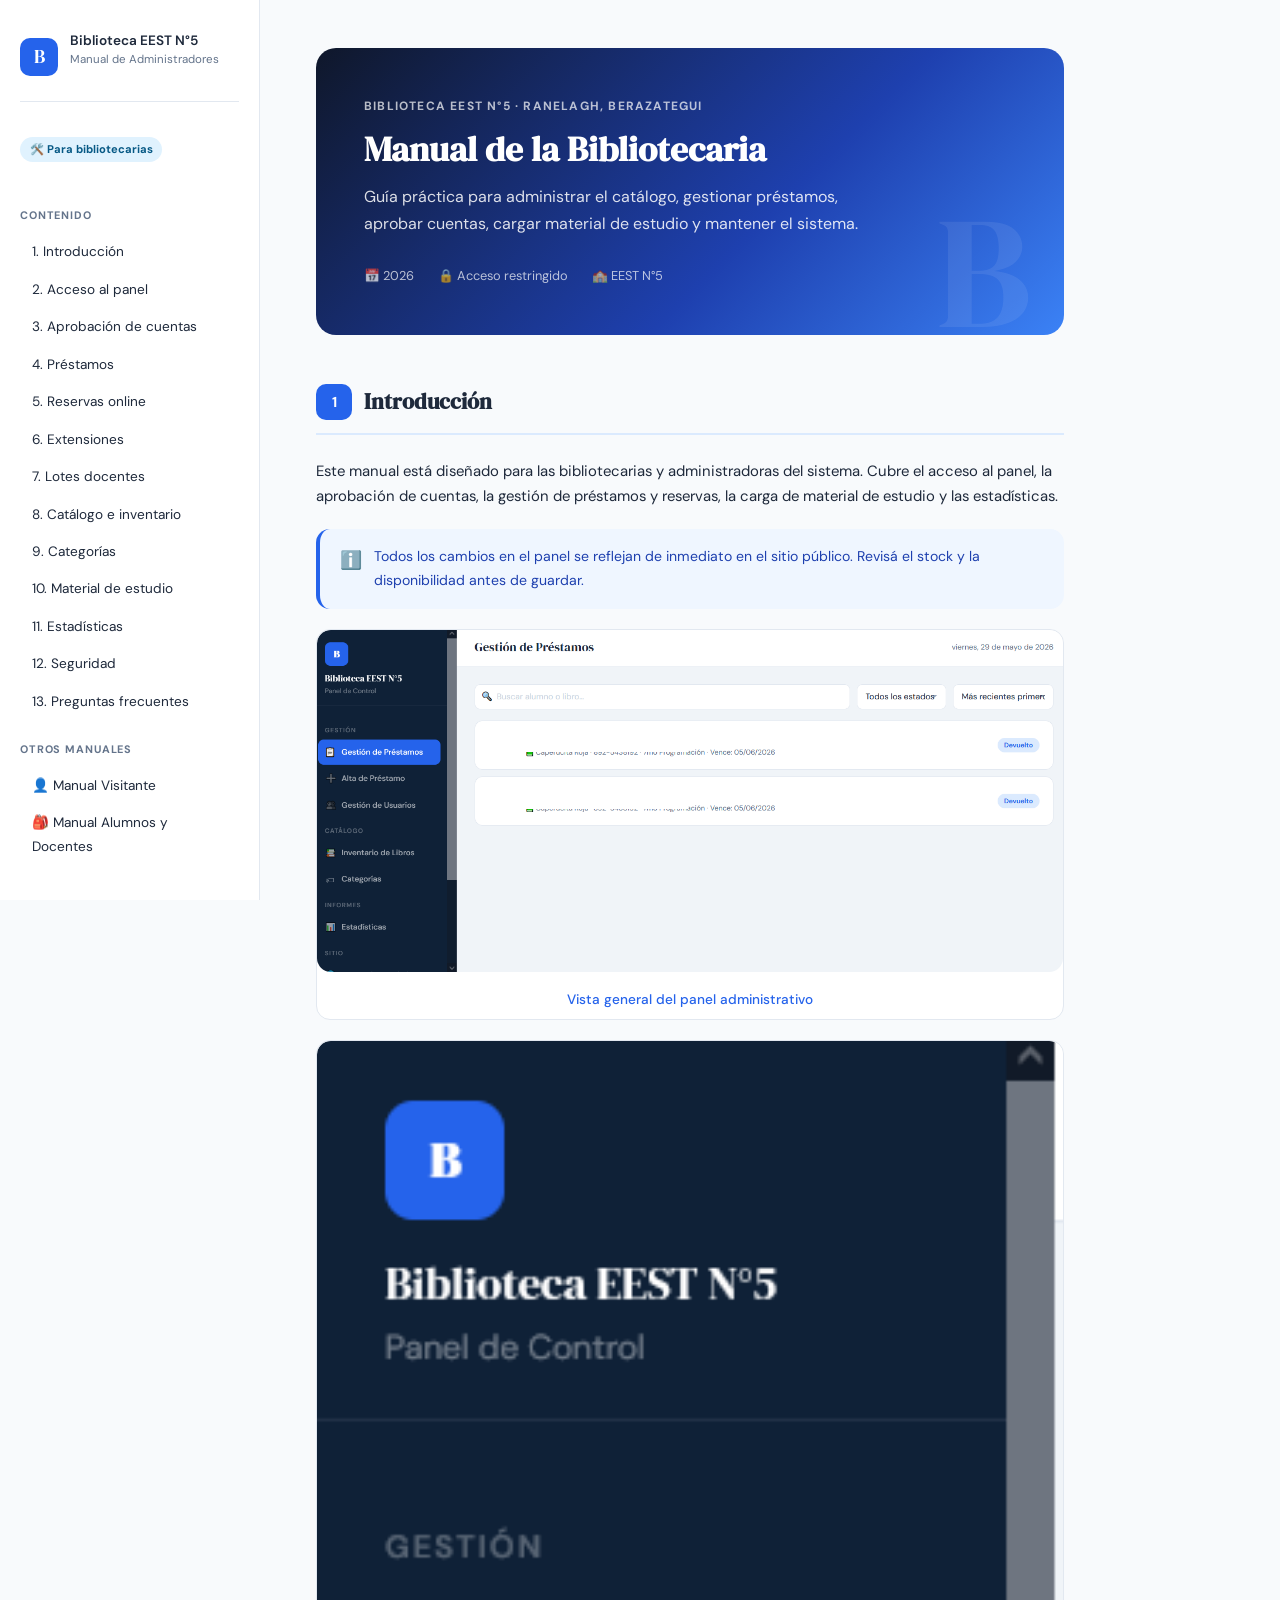
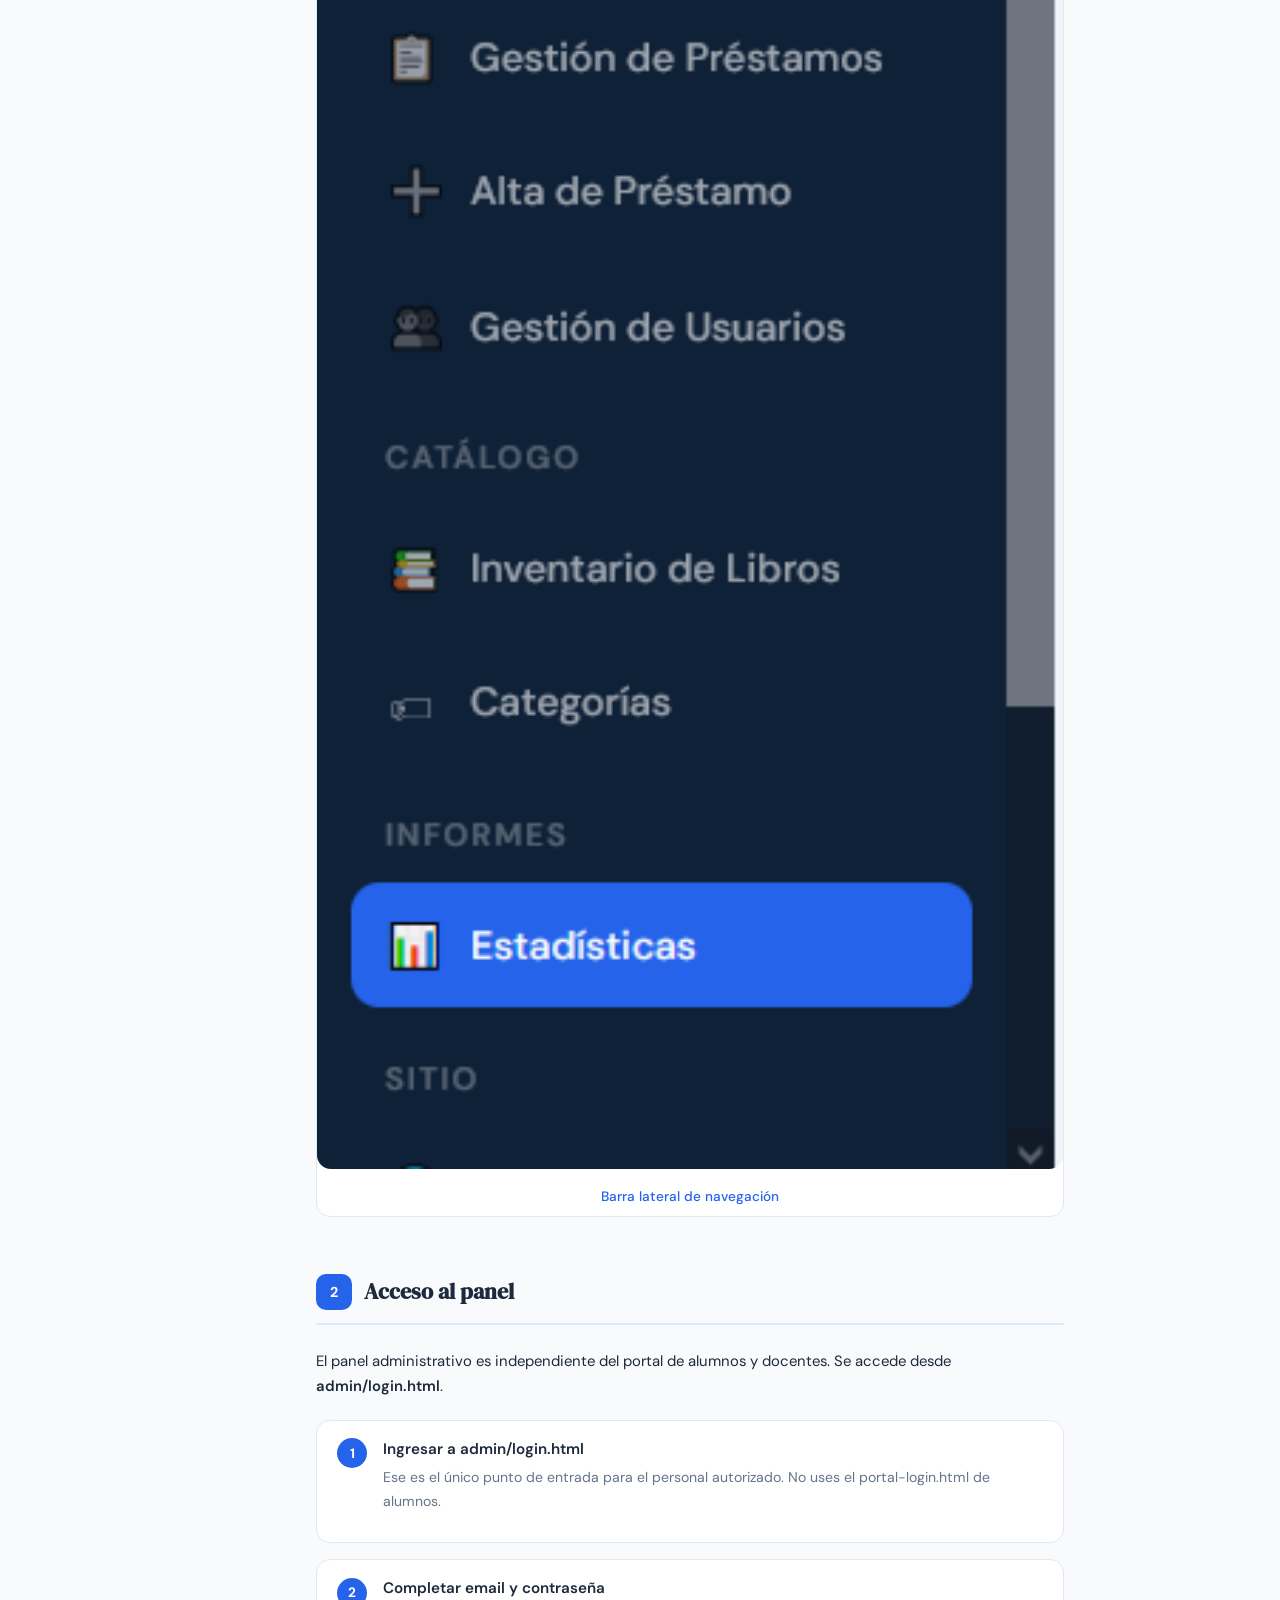
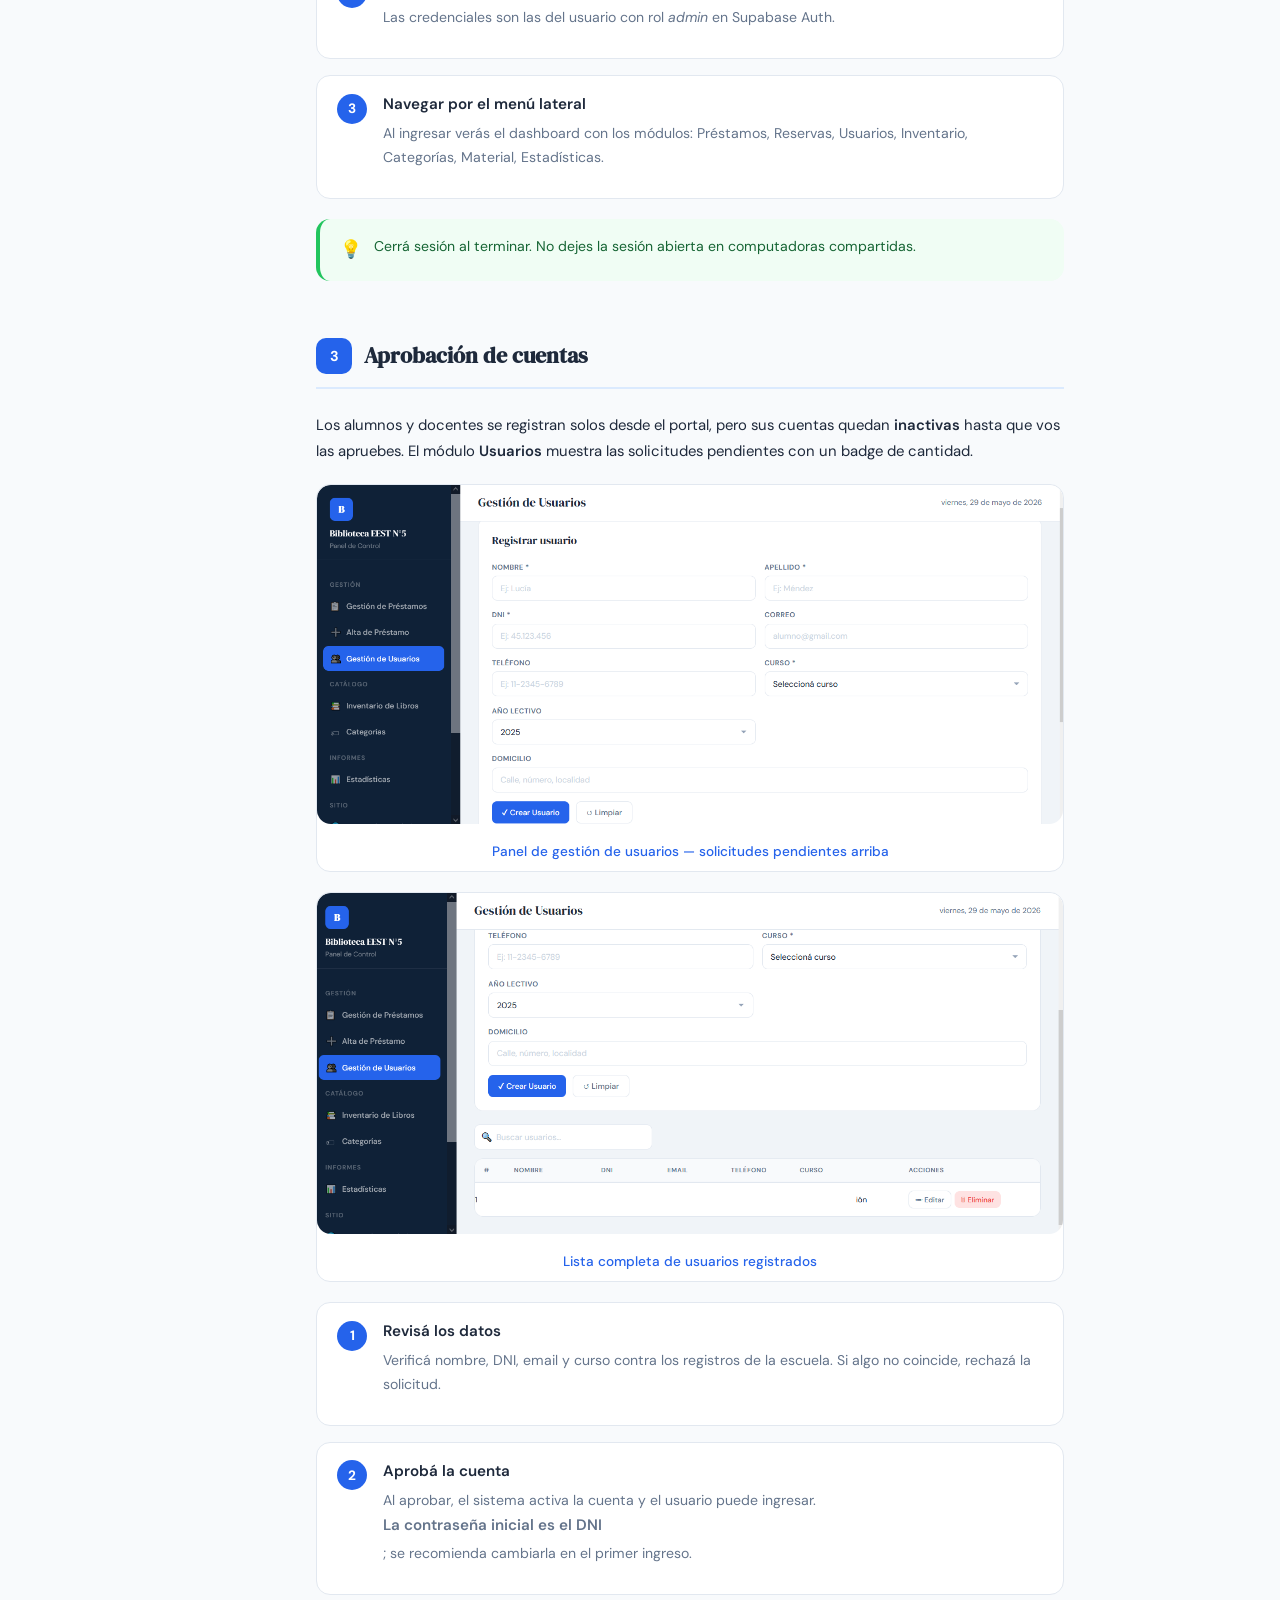
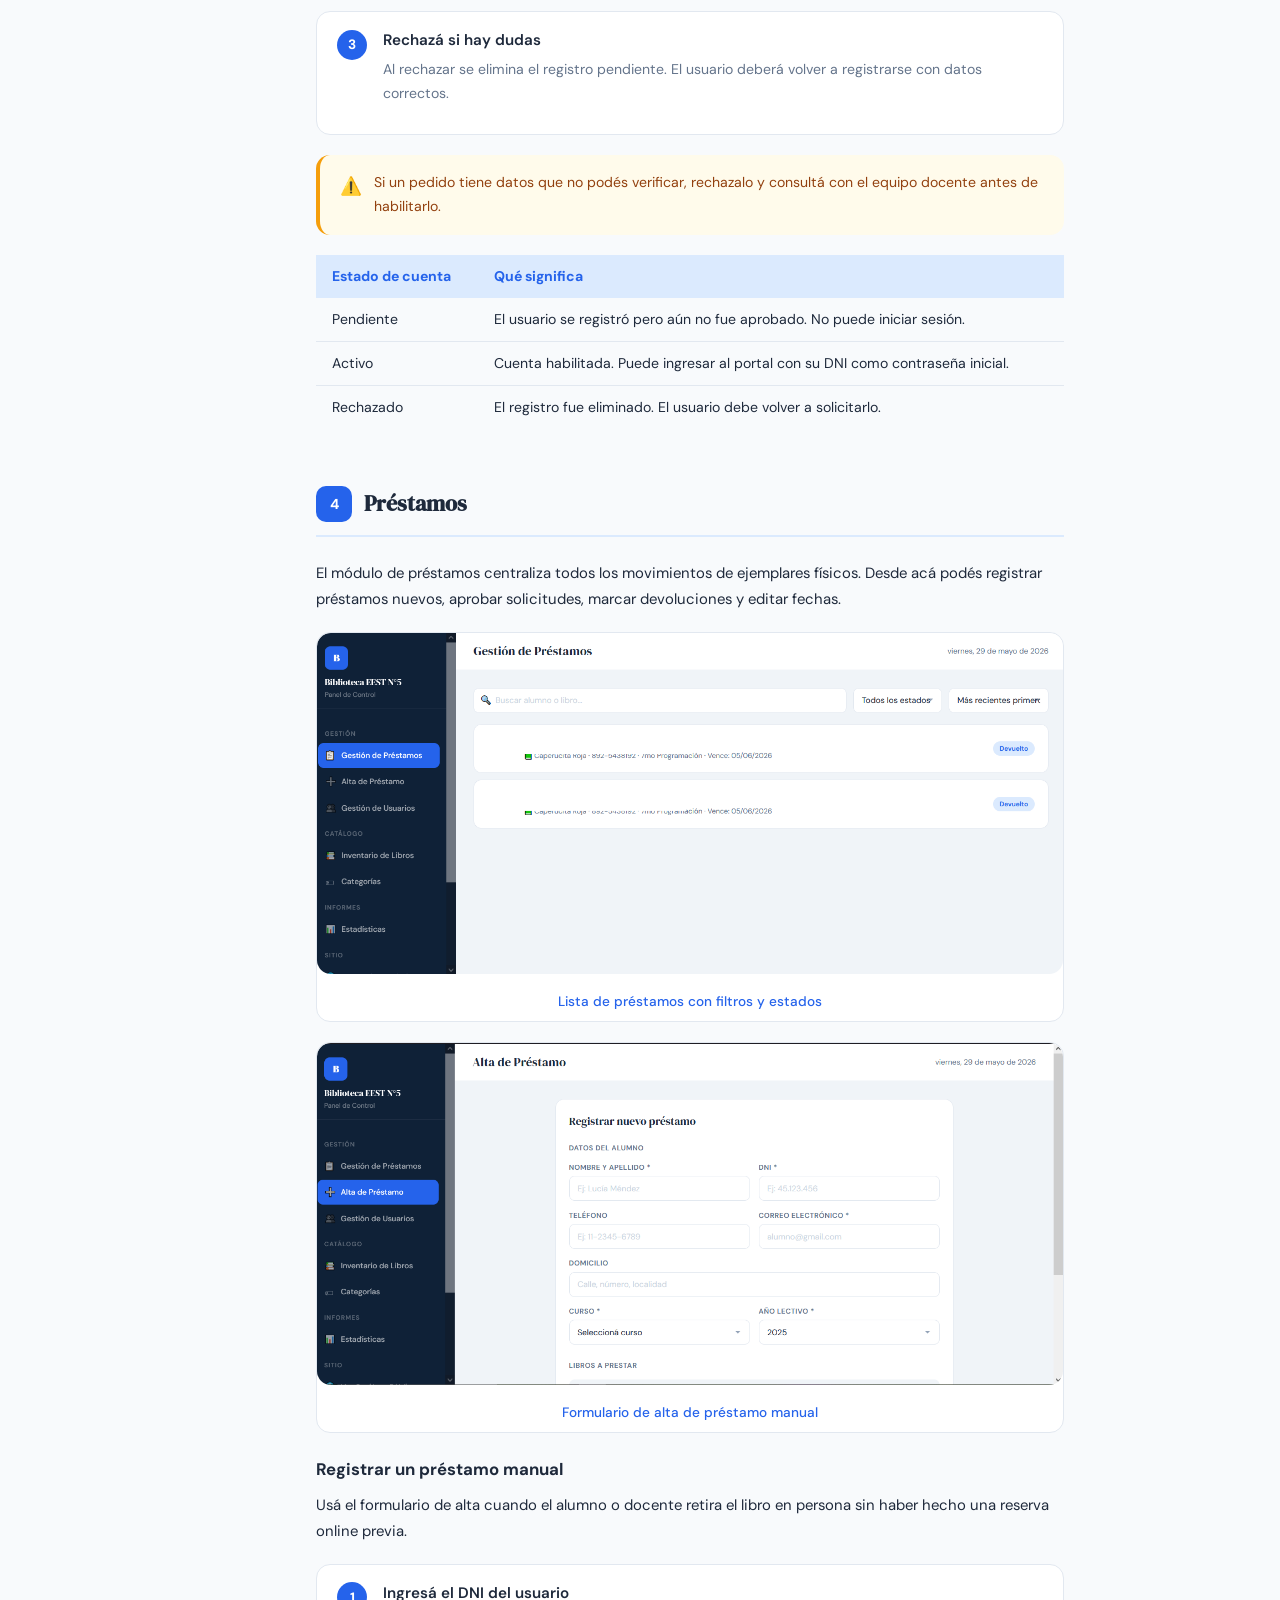
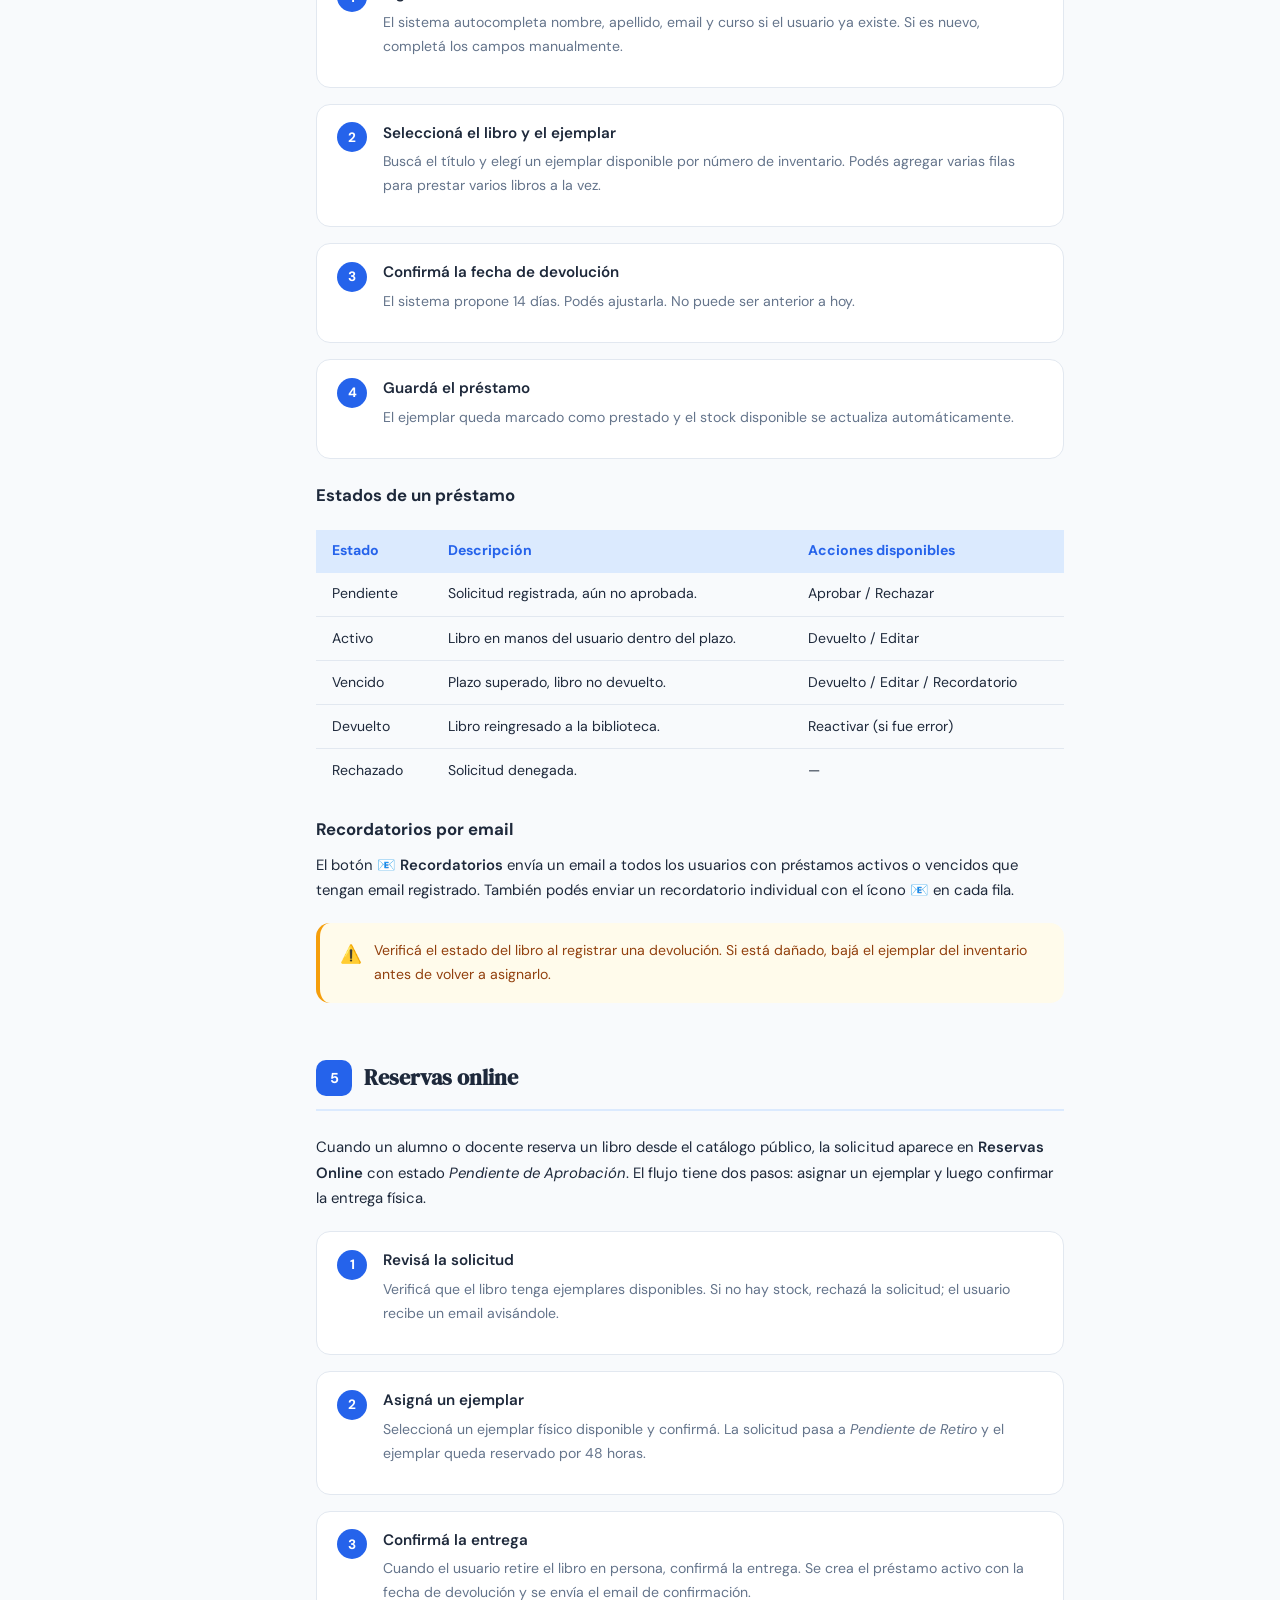
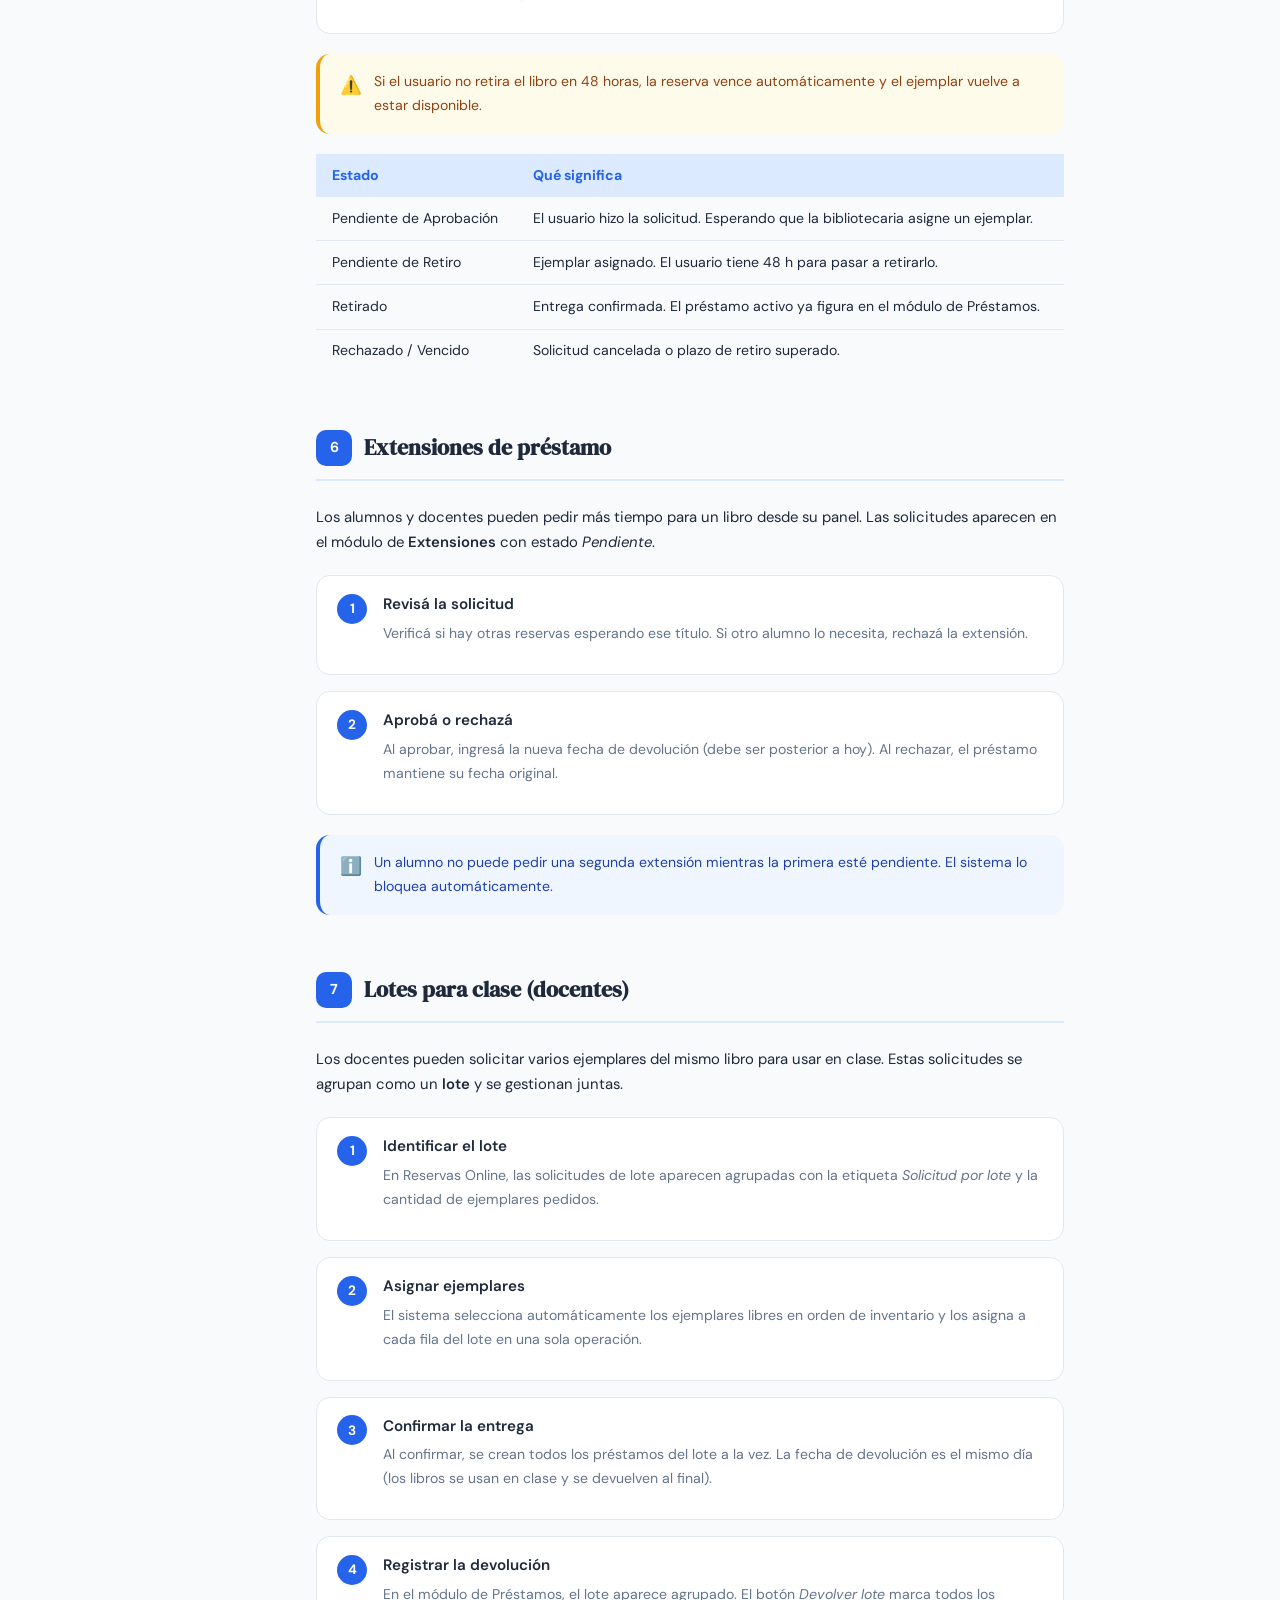
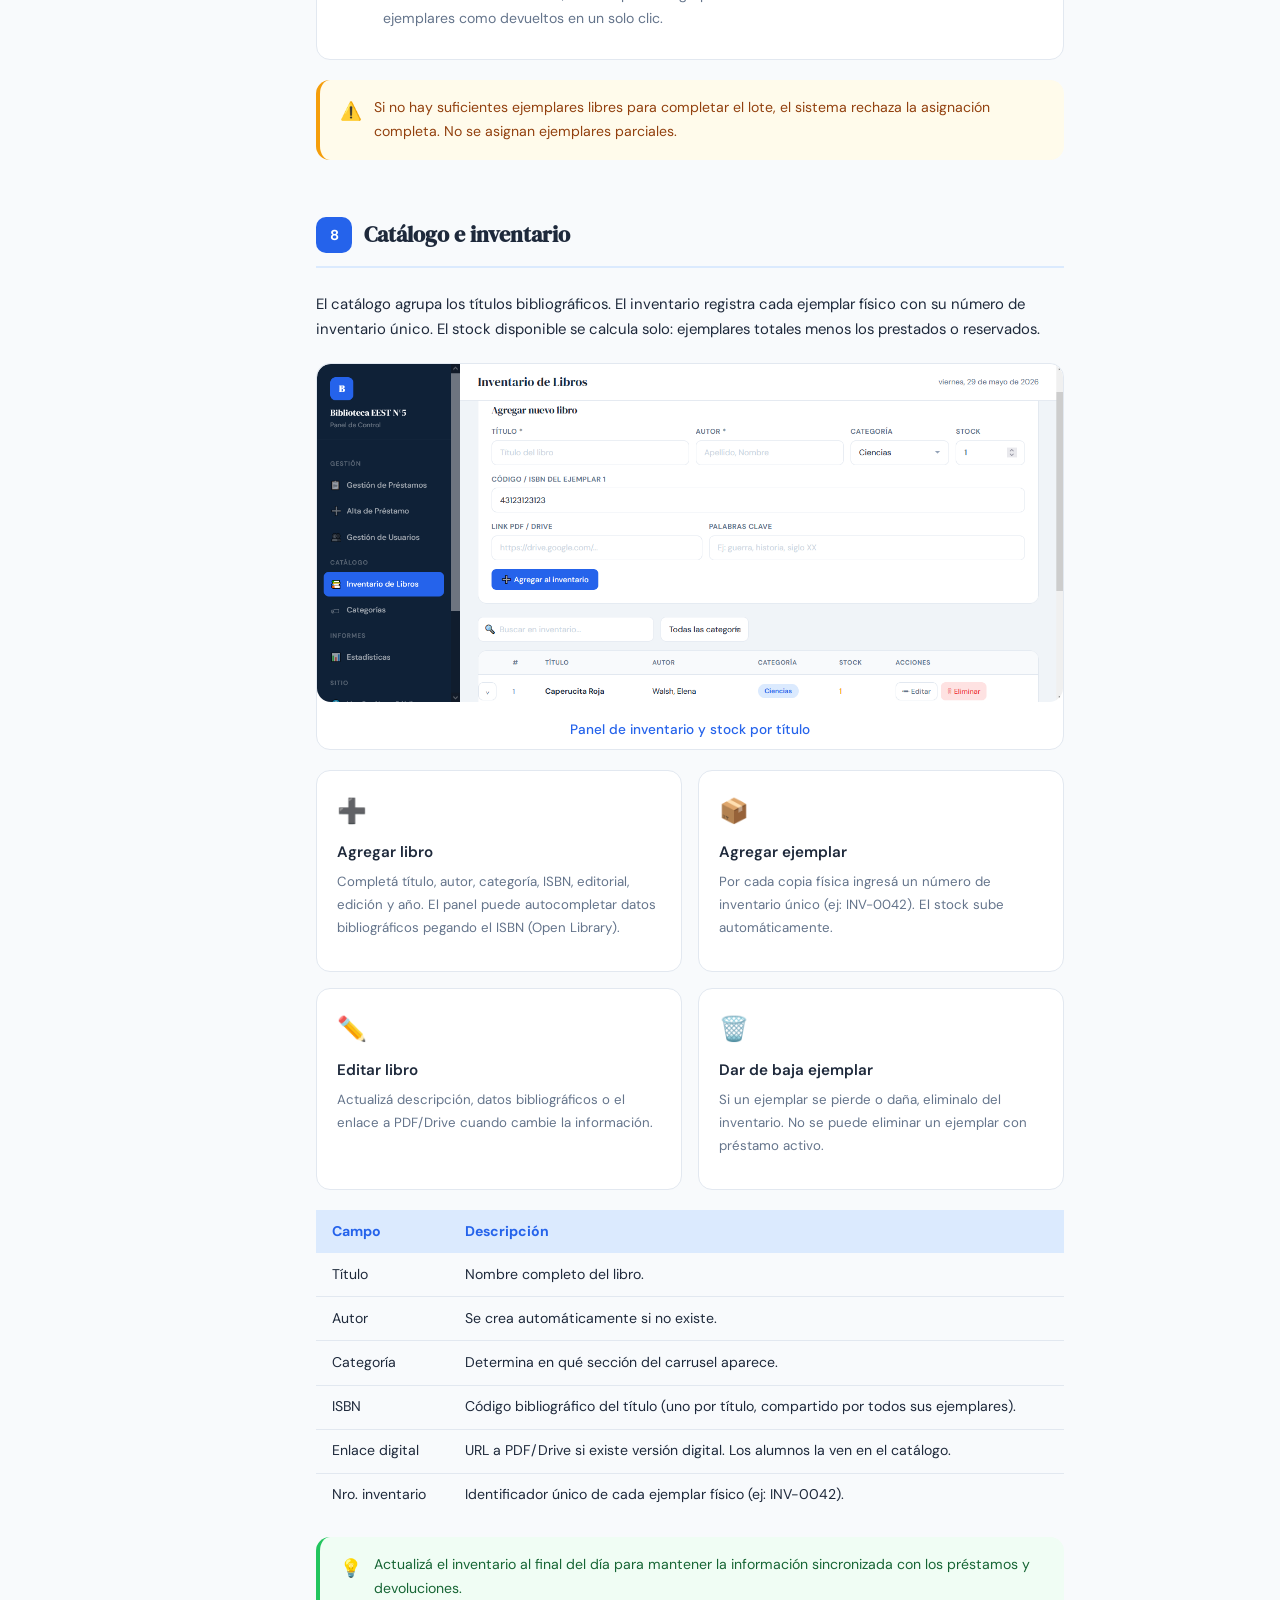
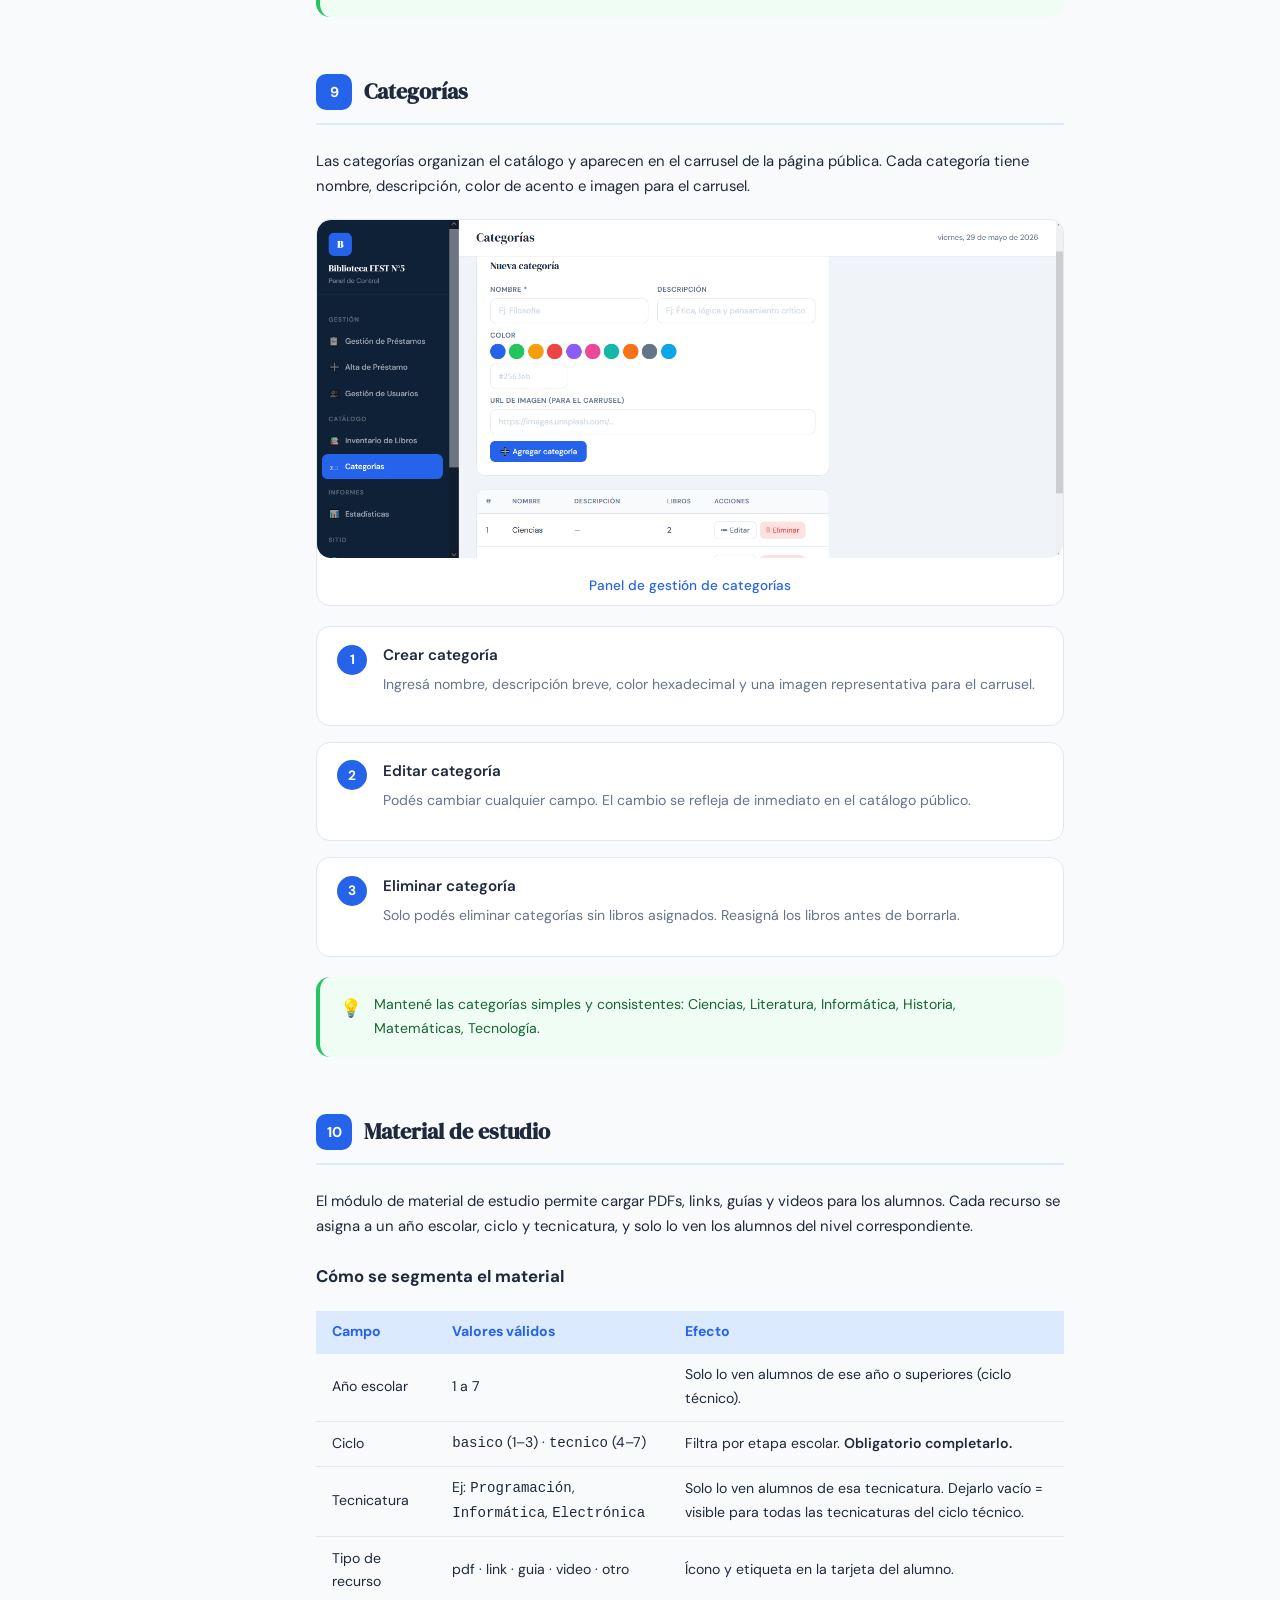
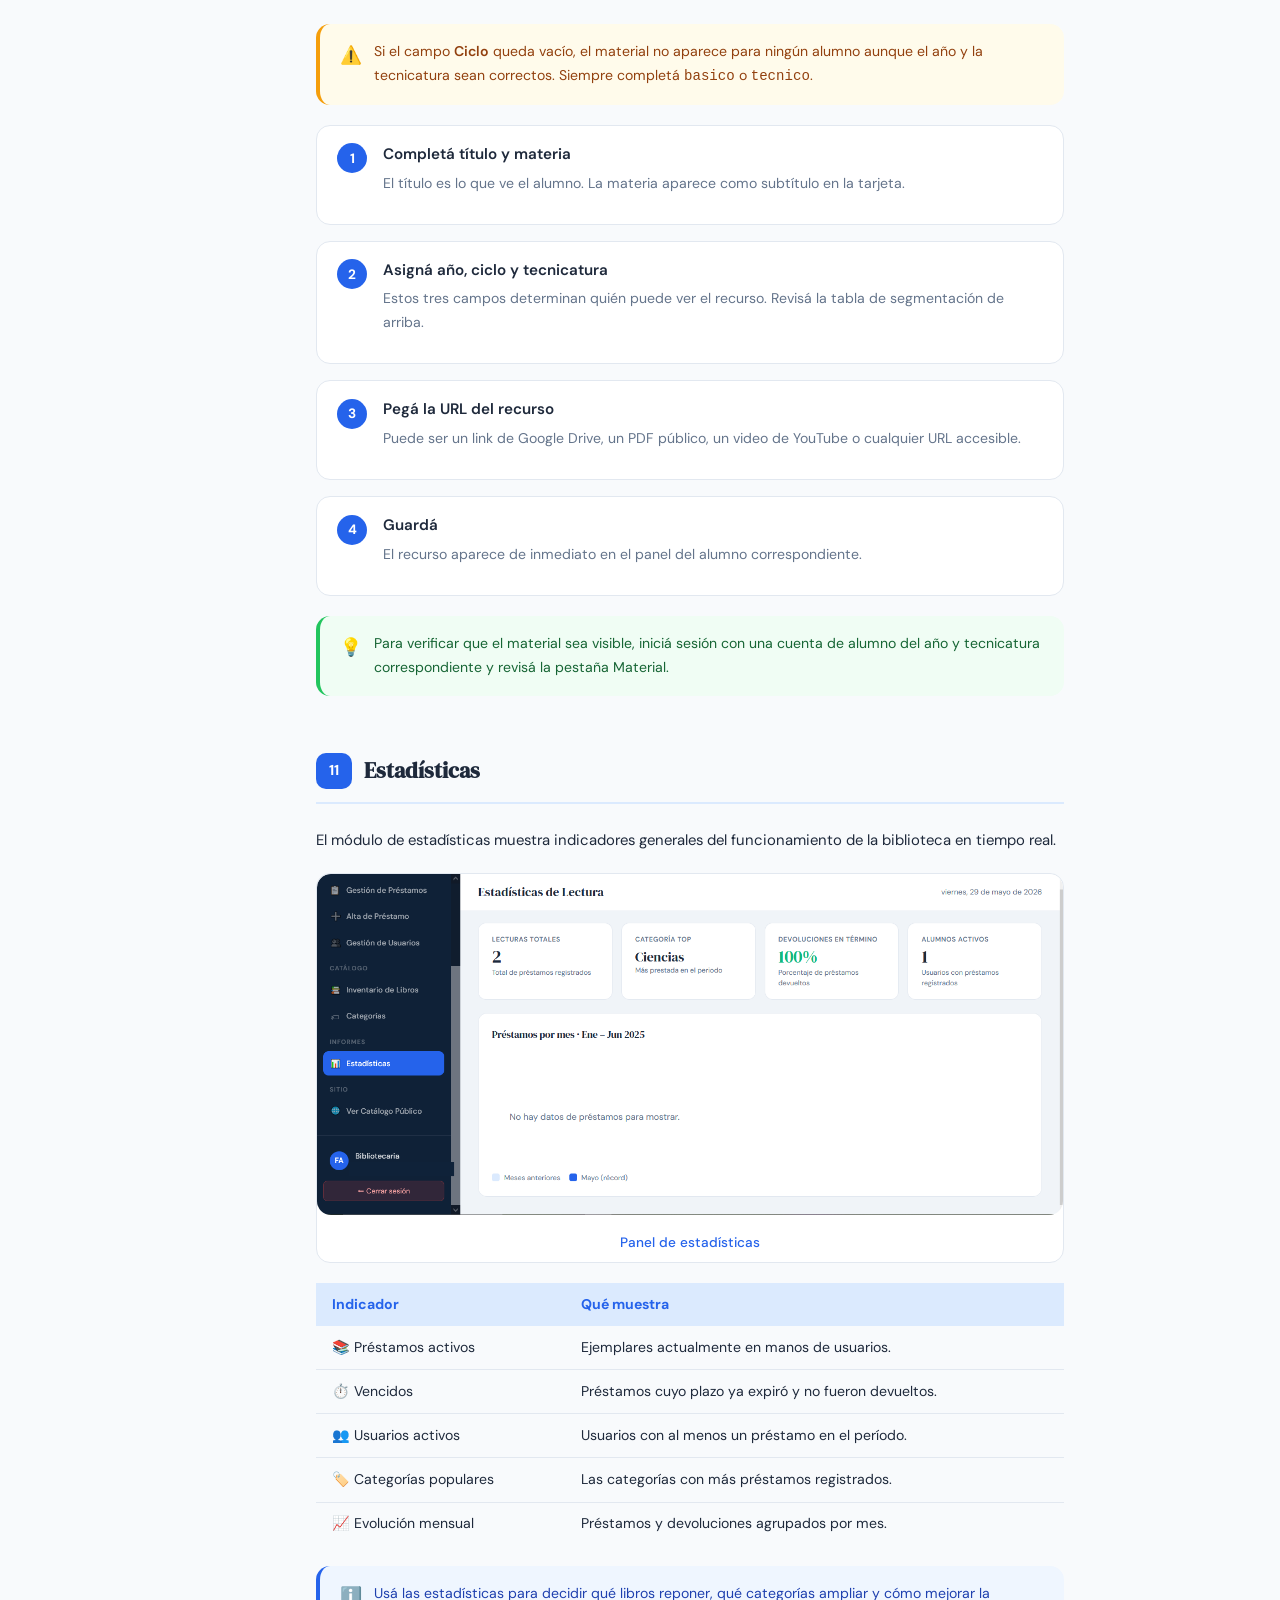
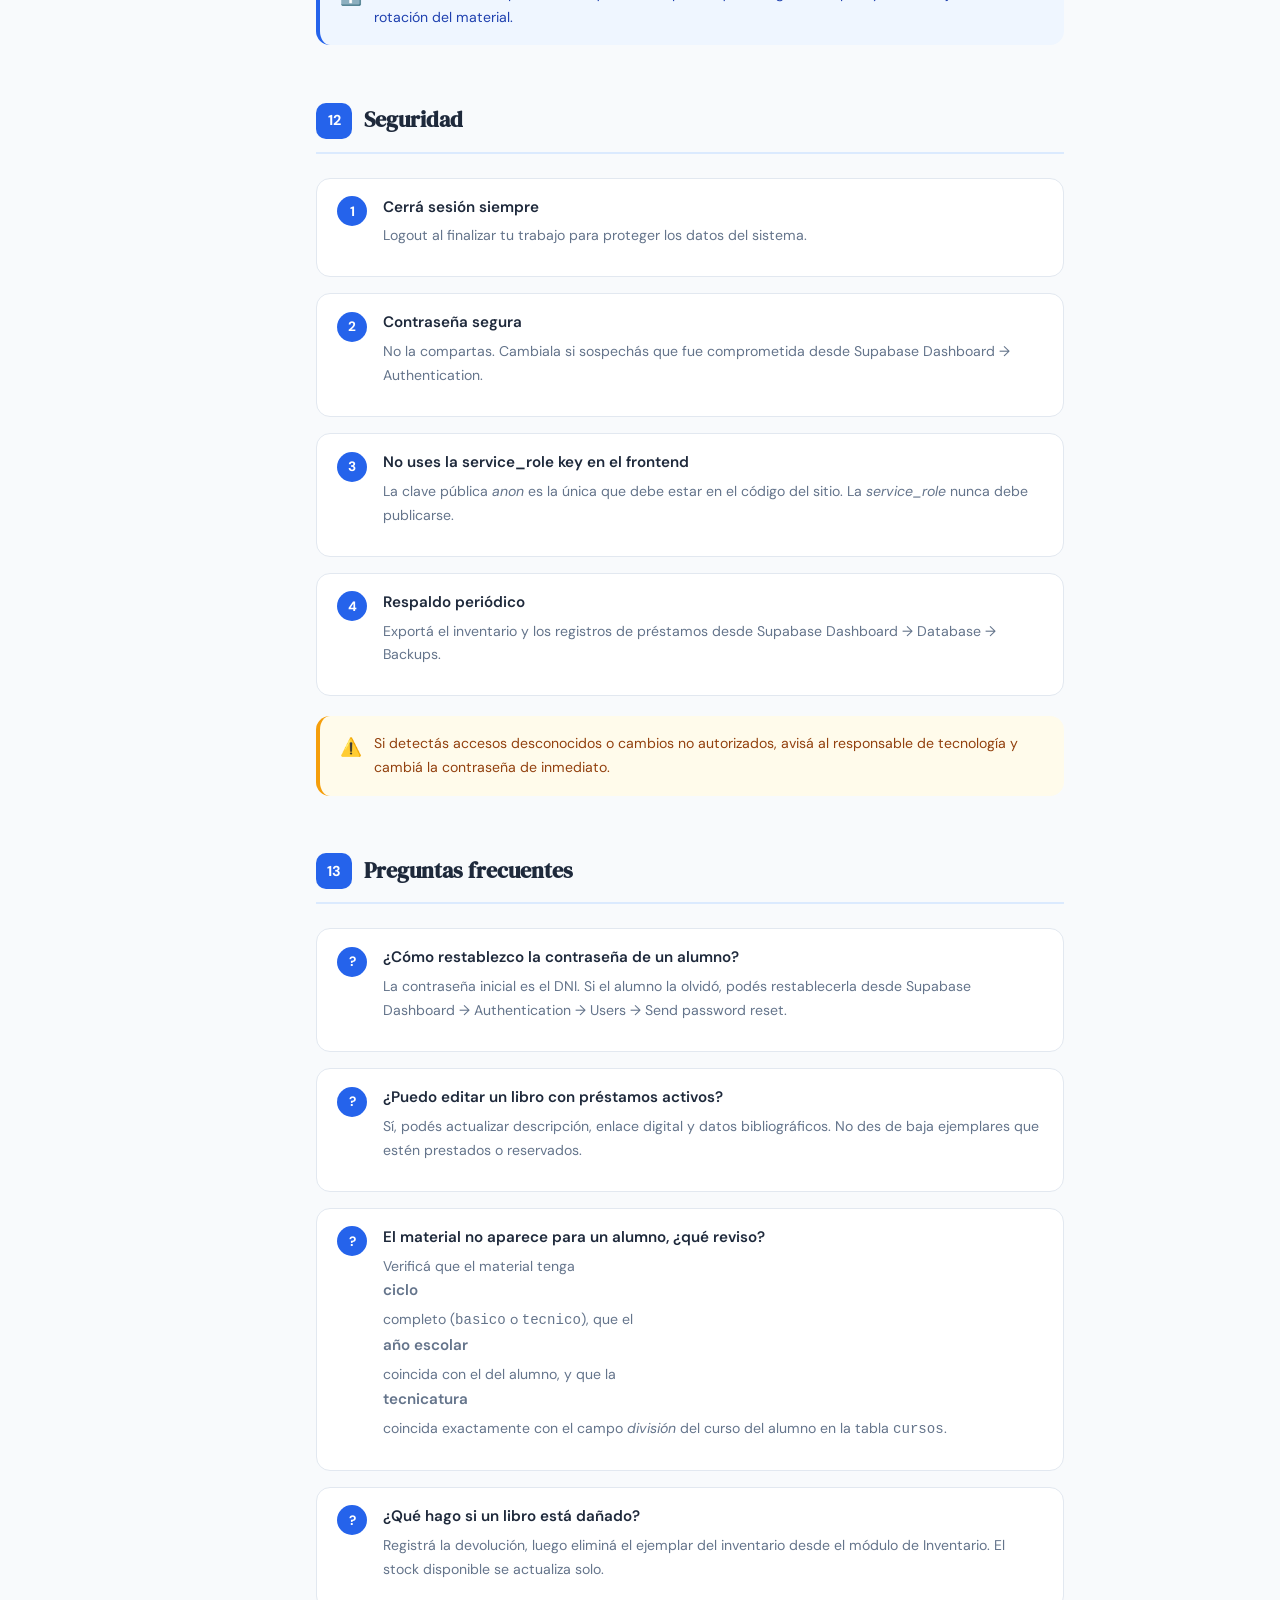
<file: Documentación/Manuales/manual-bibliotecaria.html>
<!DOCTYPE html>
<html lang="es">
<head>
  <meta charset="UTF-8" />
  <meta name="viewport" content="width=device-width, initial-scale=1.0" />
  <title>Manual de Usuario · Bibliotecaria · Biblioteca EEST N°5</title>
  <link href="https://fonts.googleapis.com/css2?family=DM+Serif+Display:ital@0;1&family=DM+Sans:wght@300;400;500;600&display=swap" rel="stylesheet" />
  <style>
    *, *::before, *::after { box-sizing: border-box; margin: 0; padding: 0; }
    :root {
      --brand: #2563eb; --brand-light: #dbeafe; --text: #1e293b;
      --muted: #64748b; --bg: #f8fafc; --white: #ffffff;
      --border: #e2e8f0; --success: #22c55e; --warning: #f59e0b; --radius: 14px;
    }
    body { font-family: 'DM Sans', sans-serif; background: var(--bg); color: var(--text); line-height: 1.7; }
    .layout { display: flex; min-height: 100vh; }
    .sidebar { width: 260px; background: var(--white); border-right: 1px solid var(--border); padding: 2rem 1.25rem; position: sticky; top: 0; height: 100vh; overflow-y: auto; flex-shrink: 0; }
    .sidebar-logo { display: flex; align-items: center; gap: .75rem; margin-bottom: 2rem; padding-bottom: 1.25rem; border-bottom: 1px solid var(--border); }
    .sidebar-logo .badge { width: 38px; height: 38px; background: var(--brand); color: #fff; border-radius: 10px; display: flex; align-items: center; justify-content: center; font-family: 'DM Serif Display', serif; font-size: 1.2rem; flex-shrink: 0; }
    .sidebar-logo h2 { font-size: .85rem; font-weight: 600; line-height: 1.3; }
    .sidebar-logo p { font-size: .72rem; color: var(--muted); }
    .sidebar-section { font-size: .68rem; font-weight: 700; text-transform: uppercase; letter-spacing: .08em; color: var(--muted); margin: 1.25rem 0 .5rem; }
    .sidebar a { display: block; padding: .45rem .75rem; border-radius: 8px; font-size: .85rem; color: var(--text); text-decoration: none; transition: background .15s; }
    .sidebar a:hover { background: var(--brand-light); color: var(--brand); }
    .badge-admin { display: inline-block; background: #e0f2fe; color: #075985; font-size: .7rem; font-weight: 700; padding: .2rem .6rem; border-radius: 99px; margin-bottom: 1.5rem; }
    .main { flex: 1; padding: 3rem 3.5rem; max-width: 860px; }
    .cover { background: linear-gradient(135deg, #0f172a 0%, #1e40af 60%, #3b82f6 100%); border-radius: 20px; padding: 3rem; color: #fff; margin-bottom: 3rem; position: relative; overflow: hidden; }
    .cover::after { content: 'B'; position: absolute; right: 2rem; bottom: -1rem; font-family: 'DM Serif Display', serif; font-size: 10rem; opacity: .08; line-height: 1; }
    .cover .tag { font-size: .75rem; font-weight: 700; letter-spacing: .1em; text-transform: uppercase; opacity: .7; margin-bottom: .75rem; }
    .cover h1 { font-family: 'DM Serif Display', serif; font-size: 2.2rem; line-height: 1.2; margin-bottom: .75rem; }
    .cover p { opacity: .85; font-size: 1rem; max-width: 520px; }
    .cover .meta { margin-top: 1.75rem; display: flex; gap: 1.5rem; font-size: .8rem; opacity: .7; }
    .section { margin-bottom: 3.5rem; scroll-margin-top: 2rem; }
    .section-header { display: flex; align-items: center; gap: .75rem; margin-bottom: 1.5rem; padding-bottom: .75rem; border-bottom: 2px solid var(--brand-light); }
    .section-num { width: 36px; height: 36px; background: var(--brand); color: #fff; border-radius: 10px; display: flex; align-items: center; justify-content: center; font-weight: 700; font-size: .9rem; flex-shrink: 0; }
    .section-header h2 { font-family: 'DM Serif Display', serif; font-size: 1.4rem; }
    .img-placeholder { background: var(--white); border: 1px solid var(--border); border-radius: var(--radius); display: flex; flex-direction: column; align-items: center; justify-content: center; gap: .5rem; color: var(--brand); font-size: .85rem; font-weight: 500; margin: 1.25rem 0; overflow: hidden; }
    .img-placeholder img { width: 100%; height: auto; object-fit: contain; border-radius: var(--radius); display: block; }
    .img-placeholder span { padding: .5rem; text-align: center; }
    .steps { display: flex; flex-direction: column; gap: 1rem; margin: 1.25rem 0; }
    .step { display: flex; gap: 1rem; align-items: flex-start; background: var(--white); border: 1px solid var(--border); border-radius: var(--radius); padding: 1rem 1.25rem; }
    .step-num { width: 30px; height: 30px; background: var(--brand); color: #fff; border-radius: 50%; display: flex; align-items: center; justify-content: center; font-weight: 700; font-size: .85rem; flex-shrink: 0; margin-top: .1rem; }
    .step-body strong { display: block; margin-bottom: .25rem; font-size: .95rem; }
    .step-body p { font-size: .88rem; color: var(--muted); }
    .callout { border-radius: var(--radius); padding: 1rem 1.25rem; margin: 1.25rem 0; display: flex; gap: .75rem; align-items: flex-start; font-size: .88rem; }
    .callout.info { background: #eff6ff; border-left: 4px solid var(--brand); color: #1e40af; }
    .callout.tip  { background: #f0fdf4; border-left: 4px solid var(--success); color: #166534; }
    .callout.warn { background: #fffbeb; border-left: 4px solid var(--warning); color: #92400e; }
    .callout .icon { font-size: 1.1rem; flex-shrink: 0; margin-top: .05rem; }
    table { width: 100%; border-collapse: collapse; margin: 1.25rem 0; font-size: .88rem; }
    th { background: var(--brand-light); color: var(--brand); font-weight: 700; padding: .6rem 1rem; text-align: left; }
    td { padding: .6rem 1rem; border-bottom: 1px solid var(--border); }
    tr:last-child td { border-bottom: none; }
    .card-grid { display: grid; grid-template-columns: 1fr 1fr; gap: 1rem; margin: 1.25rem 0; }
    .card { background: var(--white); border: 1px solid var(--border); border-radius: var(--radius); padding: 1.25rem; }
    .card .card-icon { font-size: 1.5rem; margin-bottom: .5rem; }
    .card h4 { font-size: .95rem; font-weight: 600; margin-bottom: .35rem; }
    .card p { font-size: .83rem; color: var(--muted); }
    p { margin-bottom: .75rem; font-size: .93rem; }
    ul, ol { padding-left: 1.5rem; margin-bottom: .75rem; font-size: .93rem; }
    li { margin-bottom: .35rem; }
    strong { font-weight: 600; }
    h3 { margin: 1.4rem 0 .6rem; font-size: 1.05rem; }
    @media (max-width: 768px) { .layout { flex-direction: column; } .sidebar { width: 100%; height: auto; position: static; } .main { padding: 1.5rem; } .card-grid { grid-template-columns: 1fr; } }
  </style>
</head>
<body>
<div class="layout">

  <aside class="sidebar">
    <div class="sidebar-logo">
      <div class="badge">B</div>
      <div><h2>Biblioteca EEST N°5</h2><p>Manual de Administradores</p></div>
    </div>
    <span class="badge-admin">🛠️ Para bibliotecarias</span>
    <div class="sidebar-section">Contenido</div>
    <a href="#intro">1. Introducción</a>
    <a href="#acceso">2. Acceso al panel</a>
    <a href="#cuentas">3. Aprobación de cuentas</a>
    <a href="#prestamos">4. Préstamos</a>
    <a href="#reservas">5. Reservas online</a>
    <a href="#extensiones">6. Extensiones</a>
    <a href="#lotes">7. Lotes docentes</a>
    <a href="#catalogo">8. Catálogo e inventario</a>
    <a href="#categorias">9. Categorías</a>
    <a href="#material">10. Material de estudio</a>
    <a href="#estadisticas">11. Estadísticas</a>
    <a href="#seguridad">12. Seguridad</a>
    <a href="#faq">13. Preguntas frecuentes</a>
    <div class="sidebar-section">Otros manuales</div>
    <a href="manual-visitante.html">👤 Manual Visitante</a>
    <a href="manual-alumnos-docentes.html">🎒 Manual Alumnos y Docentes</a>
  </aside>

  <main class="main">

    <div class="cover">
      <div class="tag">Biblioteca EEST N°5 · Ranelagh, Berazategui</div>
      <h1>Manual de la Bibliotecaria</h1>
      <p>Guía práctica para administrar el catálogo, gestionar préstamos, aprobar cuentas, cargar material de estudio y mantener el sistema.</p>
      <div class="meta"><span>📅 2026</span><span>🔒 Acceso restringido</span><span>🏫 EEST N°5</span></div>
    </div>

    <!-- 1. INTRODUCCIÓN -->
    <div class="section" id="intro">
      <div class="section-header"><div class="section-num">1</div><h2>Introducción</h2></div>
      <p>Este manual está diseñado para las bibliotecarias y administradoras del sistema. Cubre el acceso al panel, la aprobación de cuentas, la gestión de préstamos y reservas, la carga de material de estudio y las estadísticas.</p>
      <div class="callout info"><span class="icon">ℹ️</span><span>Todos los cambios en el panel se reflejan de inmediato en el sitio público. Revisá el stock y la disponibilidad antes de guardar.</span></div>
      <div class="img-placeholder"><img src="../Interfaces/admin vista general.PNG" alt="Vista general del panel administrativo"><span>Vista general del panel administrativo</span></div>
      <div class="img-placeholder"><img src="../Interfaces/admin sidebar.PNG" alt="Barra lateral"><span>Barra lateral de navegación</span></div>
    </div>

    <!-- 2. ACCESO AL PANEL -->
    <div class="section" id="acceso">
      <div class="section-header"><div class="section-num">2</div><h2>Acceso al panel</h2></div>
      <p>El panel administrativo es independiente del portal de alumnos y docentes. Se accede desde <strong>admin/login.html</strong>.</p>
      <div class="steps">
        <div class="step"><div class="step-num">1</div><div class="step-body"><strong>Ingresar a admin/login.html</strong><p>Ese es el único punto de entrada para el personal autorizado. No uses el portal-login.html de alumnos.</p></div></div>
        <div class="step"><div class="step-num">2</div><div class="step-body"><strong>Completar email y contraseña</strong><p>Las credenciales son las del usuario con rol <em>admin</em> en Supabase Auth.</p></div></div>
        <div class="step"><div class="step-num">3</div><div class="step-body"><strong>Navegar por el menú lateral</strong><p>Al ingresar verás el dashboard con los módulos: Préstamos, Reservas, Usuarios, Inventario, Categorías, Material, Estadísticas.</p></div></div>
      </div>
      <div class="callout tip"><span class="icon">💡</span><span>Cerrá sesión al terminar. No dejes la sesión abierta en computadoras compartidas.</span></div>
    </div>

    <!-- 3. APROBACIÓN DE CUENTAS -->
    <div class="section" id="cuentas">
      <div class="section-header"><div class="section-num">3</div><h2>Aprobación de cuentas</h2></div>
      <p>Los alumnos y docentes se registran solos desde el portal, pero sus cuentas quedan <strong>inactivas</strong> hasta que vos las apruebes. El módulo <strong>Usuarios</strong> muestra las solicitudes pendientes con un badge de cantidad.</p>
      <div class="img-placeholder"><img src="../Interfaces/admin gestion usuarios.PNG" alt="Gestión de usuarios"><span>Panel de gestión de usuarios — solicitudes pendientes arriba</span></div>
      <div class="img-placeholder"><img src="../Interfaces/admin lista usuarios.PNG" alt="Lista de usuarios"><span>Lista completa de usuarios registrados</span></div>
      <div class="steps">
        <div class="step"><div class="step-num">1</div><div class="step-body"><strong>Revisá los datos</strong><p>Verificá nombre, DNI, email y curso contra los registros de la escuela. Si algo no coincide, rechazá la solicitud.</p></div></div>
        <div class="step"><div class="step-num">2</div><div class="step-body"><strong>Aprobá la cuenta</strong><p>Al aprobar, el sistema activa la cuenta y el usuario puede ingresar. <strong>La contraseña inicial es el DNI</strong>; se recomienda cambiarla en el primer ingreso.</p></div></div>
        <div class="step"><div class="step-num">3</div><div class="step-body"><strong>Rechazá si hay dudas</strong><p>Al rechazar se elimina el registro pendiente. El usuario deberá volver a registrarse con datos correctos.</p></div></div>
      </div>
      <div class="callout warn"><span class="icon">⚠️</span><span>Si un pedido tiene datos que no podés verificar, rechazalo y consultá con el equipo docente antes de habilitarlo.</span></div>
      <table>
        <thead><tr><th>Estado de cuenta</th><th>Qué significa</th></tr></thead>
        <tbody>
          <tr><td>Pendiente</td><td>El usuario se registró pero aún no fue aprobado. No puede iniciar sesión.</td></tr>
          <tr><td>Activo</td><td>Cuenta habilitada. Puede ingresar al portal con su DNI como contraseña inicial.</td></tr>
          <tr><td>Rechazado</td><td>El registro fue eliminado. El usuario debe volver a solicitarlo.</td></tr>
        </tbody>
      </table>
    </div>

    <!-- 4. PRÉSTAMOS -->
    <div class="section" id="prestamos">
      <div class="section-header"><div class="section-num">4</div><h2>Préstamos</h2></div>
      <p>El módulo de préstamos centraliza todos los movimientos de ejemplares físicos. Desde acá podés registrar préstamos nuevos, aprobar solicitudes, marcar devoluciones y editar fechas.</p>
      <div class="img-placeholder"><img src="../Interfaces/admin gestion prestamos.PNG" alt="Gestión de préstamos"><span>Lista de préstamos con filtros y estados</span></div>
      <div class="img-placeholder"><img src="../Interfaces/admin alta prestamo.PNG" alt="Alta de préstamo"><span>Formulario de alta de préstamo manual</span></div>

      <h3>Registrar un préstamo manual</h3>
      <p>Usá el formulario de alta cuando el alumno o docente retira el libro en persona sin haber hecho una reserva online previa.</p>
      <div class="steps">
        <div class="step"><div class="step-num">1</div><div class="step-body"><strong>Ingresá el DNI del usuario</strong><p>El sistema autocompleta nombre, apellido, email y curso si el usuario ya existe. Si es nuevo, completá los campos manualmente.</p></div></div>
        <div class="step"><div class="step-num">2</div><div class="step-body"><strong>Seleccioná el libro y el ejemplar</strong><p>Buscá el título y elegí un ejemplar disponible por número de inventario. Podés agregar varias filas para prestar varios libros a la vez.</p></div></div>
        <div class="step"><div class="step-num">3</div><div class="step-body"><strong>Confirmá la fecha de devolución</strong><p>El sistema propone 14 días. Podés ajustarla. No puede ser anterior a hoy.</p></div></div>
        <div class="step"><div class="step-num">4</div><div class="step-body"><strong>Guardá el préstamo</strong><p>El ejemplar queda marcado como prestado y el stock disponible se actualiza automáticamente.</p></div></div>
      </div>

      <h3>Estados de un préstamo</h3>
      <table>
        <thead><tr><th>Estado</th><th>Descripción</th><th>Acciones disponibles</th></tr></thead>
        <tbody>
          <tr><td>Pendiente</td><td>Solicitud registrada, aún no aprobada.</td><td>Aprobar / Rechazar</td></tr>
          <tr><td>Activo</td><td>Libro en manos del usuario dentro del plazo.</td><td>Devuelto / Editar</td></tr>
          <tr><td>Vencido</td><td>Plazo superado, libro no devuelto.</td><td>Devuelto / Editar / Recordatorio</td></tr>
          <tr><td>Devuelto</td><td>Libro reingresado a la biblioteca.</td><td>Reactivar (si fue error)</td></tr>
          <tr><td>Rechazado</td><td>Solicitud denegada.</td><td>—</td></tr>
        </tbody>
      </table>

      <h3>Recordatorios por email</h3>
      <p>El botón <strong>📧 Recordatorios</strong> envía un email a todos los usuarios con préstamos activos o vencidos que tengan email registrado. También podés enviar un recordatorio individual con el ícono 📧 en cada fila.</p>
      <div class="callout warn"><span class="icon">⚠️</span><span>Verificá el estado del libro al registrar una devolución. Si está dañado, bajá el ejemplar del inventario antes de volver a asignarlo.</span></div>
    </div>

    <!-- 5. RESERVAS ONLINE -->
    <div class="section" id="reservas">
      <div class="section-header"><div class="section-num">5</div><h2>Reservas online</h2></div>
      <p>Cuando un alumno o docente reserva un libro desde el catálogo público, la solicitud aparece en <strong>Reservas Online</strong> con estado <em>Pendiente de Aprobación</em>. El flujo tiene dos pasos: asignar un ejemplar y luego confirmar la entrega física.</p>
      <div class="steps">
        <div class="step"><div class="step-num">1</div><div class="step-body"><strong>Revisá la solicitud</strong><p>Verificá que el libro tenga ejemplares disponibles. Si no hay stock, rechazá la solicitud; el usuario recibe un email avisándole.</p></div></div>
        <div class="step"><div class="step-num">2</div><div class="step-body"><strong>Asigná un ejemplar</strong><p>Seleccioná un ejemplar físico disponible y confirmá. La solicitud pasa a <em>Pendiente de Retiro</em> y el ejemplar queda reservado por 48 horas.</p></div></div>
        <div class="step"><div class="step-num">3</div><div class="step-body"><strong>Confirmá la entrega</strong><p>Cuando el usuario retire el libro en persona, confirmá la entrega. Se crea el préstamo activo con la fecha de devolución y se envía el email de confirmación.</p></div></div>
      </div>
      <div class="callout warn"><span class="icon">⚠️</span><span>Si el usuario no retira el libro en 48 horas, la reserva vence automáticamente y el ejemplar vuelve a estar disponible.</span></div>
      <table>
        <thead><tr><th>Estado</th><th>Qué significa</th></tr></thead>
        <tbody>
          <tr><td>Pendiente de Aprobación</td><td>El usuario hizo la solicitud. Esperando que la bibliotecaria asigne un ejemplar.</td></tr>
          <tr><td>Pendiente de Retiro</td><td>Ejemplar asignado. El usuario tiene 48 h para pasar a retirarlo.</td></tr>
          <tr><td>Retirado</td><td>Entrega confirmada. El préstamo activo ya figura en el módulo de Préstamos.</td></tr>
          <tr><td>Rechazado / Vencido</td><td>Solicitud cancelada o plazo de retiro superado.</td></tr>
        </tbody>
      </table>
    </div>

    <!-- 6. EXTENSIONES -->
    <div class="section" id="extensiones">
      <div class="section-header"><div class="section-num">6</div><h2>Extensiones de préstamo</h2></div>
      <p>Los alumnos y docentes pueden pedir más tiempo para un libro desde su panel. Las solicitudes aparecen en el módulo de <strong>Extensiones</strong> con estado <em>Pendiente</em>.</p>
      <div class="steps">
        <div class="step"><div class="step-num">1</div><div class="step-body"><strong>Revisá la solicitud</strong><p>Verificá si hay otras reservas esperando ese título. Si otro alumno lo necesita, rechazá la extensión.</p></div></div>
        <div class="step"><div class="step-num">2</div><div class="step-body"><strong>Aprobá o rechazá</strong><p>Al aprobar, ingresá la nueva fecha de devolución (debe ser posterior a hoy). Al rechazar, el préstamo mantiene su fecha original.</p></div></div>
      </div>
      <div class="callout info"><span class="icon">ℹ️</span><span>Un alumno no puede pedir una segunda extensión mientras la primera esté pendiente. El sistema lo bloquea automáticamente.</span></div>
    </div>

    <!-- 7. LOTES DOCENTES -->
    <div class="section" id="lotes">
      <div class="section-header"><div class="section-num">7</div><h2>Lotes para clase (docentes)</h2></div>
      <p>Los docentes pueden solicitar varios ejemplares del mismo libro para usar en clase. Estas solicitudes se agrupan como un <strong>lote</strong> y se gestionan juntas.</p>
      <div class="steps">
        <div class="step"><div class="step-num">1</div><div class="step-body"><strong>Identificar el lote</strong><p>En Reservas Online, las solicitudes de lote aparecen agrupadas con la etiqueta <em>Solicitud por lote</em> y la cantidad de ejemplares pedidos.</p></div></div>
        <div class="step"><div class="step-num">2</div><div class="step-body"><strong>Asignar ejemplares</strong><p>El sistema selecciona automáticamente los ejemplares libres en orden de inventario y los asigna a cada fila del lote en una sola operación.</p></div></div>
        <div class="step"><div class="step-num">3</div><div class="step-body"><strong>Confirmar la entrega</strong><p>Al confirmar, se crean todos los préstamos del lote a la vez. La fecha de devolución es el mismo día (los libros se usan en clase y se devuelven al final).</p></div></div>
        <div class="step"><div class="step-num">4</div><div class="step-body"><strong>Registrar la devolución</strong><p>En el módulo de Préstamos, el lote aparece agrupado. El botón <em>Devolver lote</em> marca todos los ejemplares como devueltos en un solo clic.</p></div></div>
      </div>
      <div class="callout warn"><span class="icon">⚠️</span><span>Si no hay suficientes ejemplares libres para completar el lote, el sistema rechaza la asignación completa. No se asignan ejemplares parciales.</span></div>
    </div>

    <!-- 8. CATÁLOGO E INVENTARIO -->
    <div class="section" id="catalogo">
      <div class="section-header"><div class="section-num">8</div><h2>Catálogo e inventario</h2></div>
      <p>El catálogo agrupa los títulos bibliográficos. El inventario registra cada ejemplar físico con su número de inventario único. El stock disponible se calcula solo: ejemplares totales menos los prestados o reservados.</p>
      <div class="img-placeholder"><img src="../Interfaces/admin gestion inventario.PNG" alt="Gestión de inventario"><span>Panel de inventario y stock por título</span></div>
      <div class="card-grid">
        <div class="card"><div class="card-icon">➕</div><h4>Agregar libro</h4><p>Completá título, autor, categoría, ISBN, editorial, edición y año. El panel puede autocompletar datos bibliográficos pegando el ISBN (Open Library).</p></div>
        <div class="card"><div class="card-icon">📦</div><h4>Agregar ejemplar</h4><p>Por cada copia física ingresá un número de inventario único (ej: INV-0042). El stock sube automáticamente.</p></div>
        <div class="card"><div class="card-icon">✏️</div><h4>Editar libro</h4><p>Actualizá descripción, datos bibliográficos o el enlace a PDF/Drive cuando cambie la información.</p></div>
        <div class="card"><div class="card-icon">🗑️</div><h4>Dar de baja ejemplar</h4><p>Si un ejemplar se pierde o daña, eliminalo del inventario. No se puede eliminar un ejemplar con préstamo activo.</p></div>
      </div>
      <table>
        <thead><tr><th>Campo</th><th>Descripción</th></tr></thead>
        <tbody>
          <tr><td>Título</td><td>Nombre completo del libro.</td></tr>
          <tr><td>Autor</td><td>Se crea automáticamente si no existe.</td></tr>
          <tr><td>Categoría</td><td>Determina en qué sección del carrusel aparece.</td></tr>
          <tr><td>ISBN</td><td>Código bibliográfico del título (uno por título, compartido por todos sus ejemplares).</td></tr>
          <tr><td>Enlace digital</td><td>URL a PDF/Drive si existe versión digital. Los alumnos la ven en el catálogo.</td></tr>
          <tr><td>Nro. inventario</td><td>Identificador único de cada ejemplar físico (ej: INV-0042).</td></tr>
        </tbody>
      </table>
      <div class="callout tip"><span class="icon">💡</span><span>Actualizá el inventario al final del día para mantener la información sincronizada con los préstamos y devoluciones.</span></div>
    </div>

    <!-- 9. CATEGORÍAS -->
    <div class="section" id="categorias">
      <div class="section-header"><div class="section-num">9</div><h2>Categorías</h2></div>
      <p>Las categorías organizan el catálogo y aparecen en el carrusel de la página pública. Cada categoría tiene nombre, descripción, color de acento e imagen para el carrusel.</p>
      <div class="img-placeholder"><img src="../Interfaces/admin gestion categorias.PNG" alt="Gestión de categorías"><span>Panel de gestión de categorías</span></div>
      <div class="steps">
        <div class="step"><div class="step-num">1</div><div class="step-body"><strong>Crear categoría</strong><p>Ingresá nombre, descripción breve, color hexadecimal y una imagen representativa para el carrusel.</p></div></div>
        <div class="step"><div class="step-num">2</div><div class="step-body"><strong>Editar categoría</strong><p>Podés cambiar cualquier campo. El cambio se refleja de inmediato en el catálogo público.</p></div></div>
        <div class="step"><div class="step-num">3</div><div class="step-body"><strong>Eliminar categoría</strong><p>Solo podés eliminar categorías sin libros asignados. Reasigná los libros antes de borrarla.</p></div></div>
      </div>
      <div class="callout tip"><span class="icon">💡</span><span>Mantené las categorías simples y consistentes: Ciencias, Literatura, Informática, Historia, Matemáticas, Tecnología.</span></div>
    </div>

    <!-- 10. MATERIAL DE ESTUDIO -->
    <div class="section" id="material">
      <div class="section-header"><div class="section-num">10</div><h2>Material de estudio</h2></div>
      <p>El módulo de material de estudio permite cargar PDFs, links, guías y videos para los alumnos. Cada recurso se asigna a un año escolar, ciclo y tecnicatura, y solo lo ven los alumnos del nivel correspondiente.</p>

      <h3>Cómo se segmenta el material</h3>
      <table>
        <thead><tr><th>Campo</th><th>Valores válidos</th><th>Efecto</th></tr></thead>
        <tbody>
          <tr><td>Año escolar</td><td>1 a 7</td><td>Solo lo ven alumnos de ese año o superiores (ciclo técnico).</td></tr>
          <tr><td>Ciclo</td><td><code>basico</code> (1–3) · <code>tecnico</code> (4–7)</td><td>Filtra por etapa escolar. <strong>Obligatorio completarlo.</strong></td></tr>
          <tr><td>Tecnicatura</td><td>Ej: <code>Programación</code>, <code>Informática</code>, <code>Electrónica</code></td><td>Solo lo ven alumnos de esa tecnicatura. Dejarlo vacío = visible para todas las tecnicaturas del ciclo técnico.</td></tr>
          <tr><td>Tipo de recurso</td><td>pdf · link · guia · video · otro</td><td>Ícono y etiqueta en la tarjeta del alumno.</td></tr>
        </tbody>
      </table>

      <div class="callout warn"><span class="icon">⚠️</span><span>Si el campo <strong>Ciclo</strong> queda vacío, el material no aparece para ningún alumno aunque el año y la tecnicatura sean correctos. Siempre completá <code>basico</code> o <code>tecnico</code>.</span></div>

      <div class="steps">
        <div class="step"><div class="step-num">1</div><div class="step-body"><strong>Completá título y materia</strong><p>El título es lo que ve el alumno. La materia aparece como subtítulo en la tarjeta.</p></div></div>
        <div class="step"><div class="step-num">2</div><div class="step-body"><strong>Asigná año, ciclo y tecnicatura</strong><p>Estos tres campos determinan quién puede ver el recurso. Revisá la tabla de segmentación de arriba.</p></div></div>
        <div class="step"><div class="step-num">3</div><div class="step-body"><strong>Pegá la URL del recurso</strong><p>Puede ser un link de Google Drive, un PDF público, un video de YouTube o cualquier URL accesible.</p></div></div>
        <div class="step"><div class="step-num">4</div><div class="step-body"><strong>Guardá</strong><p>El recurso aparece de inmediato en el panel del alumno correspondiente.</p></div></div>
      </div>

      <div class="callout tip"><span class="icon">💡</span><span>Para verificar que el material sea visible, iniciá sesión con una cuenta de alumno del año y tecnicatura correspondiente y revisá la pestaña Material.</span></div>
    </div>

    <!-- 11. ESTADÍSTICAS -->
    <div class="section" id="estadisticas">
      <div class="section-header"><div class="section-num">11</div><h2>Estadísticas</h2></div>
      <p>El módulo de estadísticas muestra indicadores generales del funcionamiento de la biblioteca en tiempo real.</p>
      <div class="img-placeholder"><img src="../Interfaces/admin estadisticas.PNG" alt="Estadísticas"><span>Panel de estadísticas</span></div>
      <table>
        <thead><tr><th>Indicador</th><th>Qué muestra</th></tr></thead>
        <tbody>
          <tr><td>📚 Préstamos activos</td><td>Ejemplares actualmente en manos de usuarios.</td></tr>
          <tr><td>⏱️ Vencidos</td><td>Préstamos cuyo plazo ya expiró y no fueron devueltos.</td></tr>
          <tr><td>👥 Usuarios activos</td><td>Usuarios con al menos un préstamo en el período.</td></tr>
          <tr><td>🏷️ Categorías populares</td><td>Las categorías con más préstamos registrados.</td></tr>
          <tr><td>📈 Evolución mensual</td><td>Préstamos y devoluciones agrupados por mes.</td></tr>
        </tbody>
      </table>
      <div class="callout info"><span class="icon">ℹ️</span><span>Usá las estadísticas para decidir qué libros reponer, qué categorías ampliar y cómo mejorar la rotación del material.</span></div>
    </div>

    <!-- 12. SEGURIDAD -->
    <div class="section" id="seguridad">
      <div class="section-header"><div class="section-num">12</div><h2>Seguridad</h2></div>
      <div class="steps">
        <div class="step"><div class="step-num">1</div><div class="step-body"><strong>Cerrá sesión siempre</strong><p>Logout al finalizar tu trabajo para proteger los datos del sistema.</p></div></div>
        <div class="step"><div class="step-num">2</div><div class="step-body"><strong>Contraseña segura</strong><p>No la compartas. Cambiala si sospechás que fue comprometida desde Supabase Dashboard → Authentication.</p></div></div>
        <div class="step"><div class="step-num">3</div><div class="step-body"><strong>No uses la service_role key en el frontend</strong><p>La clave pública <em>anon</em> es la única que debe estar en el código del sitio. La <em>service_role</em> nunca debe publicarse.</p></div></div>
        <div class="step"><div class="step-num">4</div><div class="step-body"><strong>Respaldo periódico</strong><p>Exportá el inventario y los registros de préstamos desde Supabase Dashboard → Database → Backups.</p></div></div>
      </div>
      <div class="callout warn"><span class="icon">⚠️</span><span>Si detectás accesos desconocidos o cambios no autorizados, avisá al responsable de tecnología y cambiá la contraseña de inmediato.</span></div>
    </div>

    <!-- 13. FAQ -->
    <div class="section" id="faq">
      <div class="section-header"><div class="section-num">13</div><h2>Preguntas frecuentes</h2></div>
      <div class="steps">
        <div class="step"><div class="step-num">?</div><div class="step-body"><strong>¿Cómo restablezco la contraseña de un alumno?</strong><p>La contraseña inicial es el DNI. Si el alumno la olvidó, podés restablecerla desde Supabase Dashboard → Authentication → Users → Send password reset.</p></div></div>
        <div class="step"><div class="step-num">?</div><div class="step-body"><strong>¿Puedo editar un libro con préstamos activos?</strong><p>Sí, podés actualizar descripción, enlace digital y datos bibliográficos. No des de baja ejemplares que estén prestados o reservados.</p></div></div>
        <div class="step"><div class="step-num">?</div><div class="step-body"><strong>El material no aparece para un alumno, ¿qué reviso?</strong><p>Verificá que el material tenga <strong>ciclo</strong> completo (<code>basico</code> o <code>tecnico</code>), que el <strong>año escolar</strong> coincida con el del alumno, y que la <strong>tecnicatura</strong> coincida exactamente con el campo <em>división</em> del curso del alumno en la tabla <code>cursos</code>.</p></div></div>
        <div class="step"><div class="step-num">?</div><div class="step-body"><strong>¿Qué hago si un libro está dañado?</strong><p>Registrá la devolución, luego eliminá el ejemplar del inventario desde el módulo de Inventario. El stock disponible se actualiza solo.</p></div></div>
        <div class="step"><div class="step-num">?</div><div class="step-body"><strong>¿Por qué un alumno puede entrar como docente o viceversa?</strong><p>No puede: el portal valida que el rol seleccionado en la pantalla de login coincida con el rol real del usuario en la base de datos. Si el DNI no corresponde al rol elegido, se muestra un error.</p></div></div>
        <div class="step"><div class="step-num">?</div><div class="step-body"><strong>¿Cómo agrego un nuevo administrador?</strong><p>Creá el usuario en Supabase Auth, luego ejecutá en el SQL Editor: <code>UPDATE usuarios SET rol = 'admin', activo = true WHERE lower(email) = lower('email@ejemplo.com');</code></p></div></div>
      </div>
    </div>

  </main>
</div>
</body>
</html>
</file>
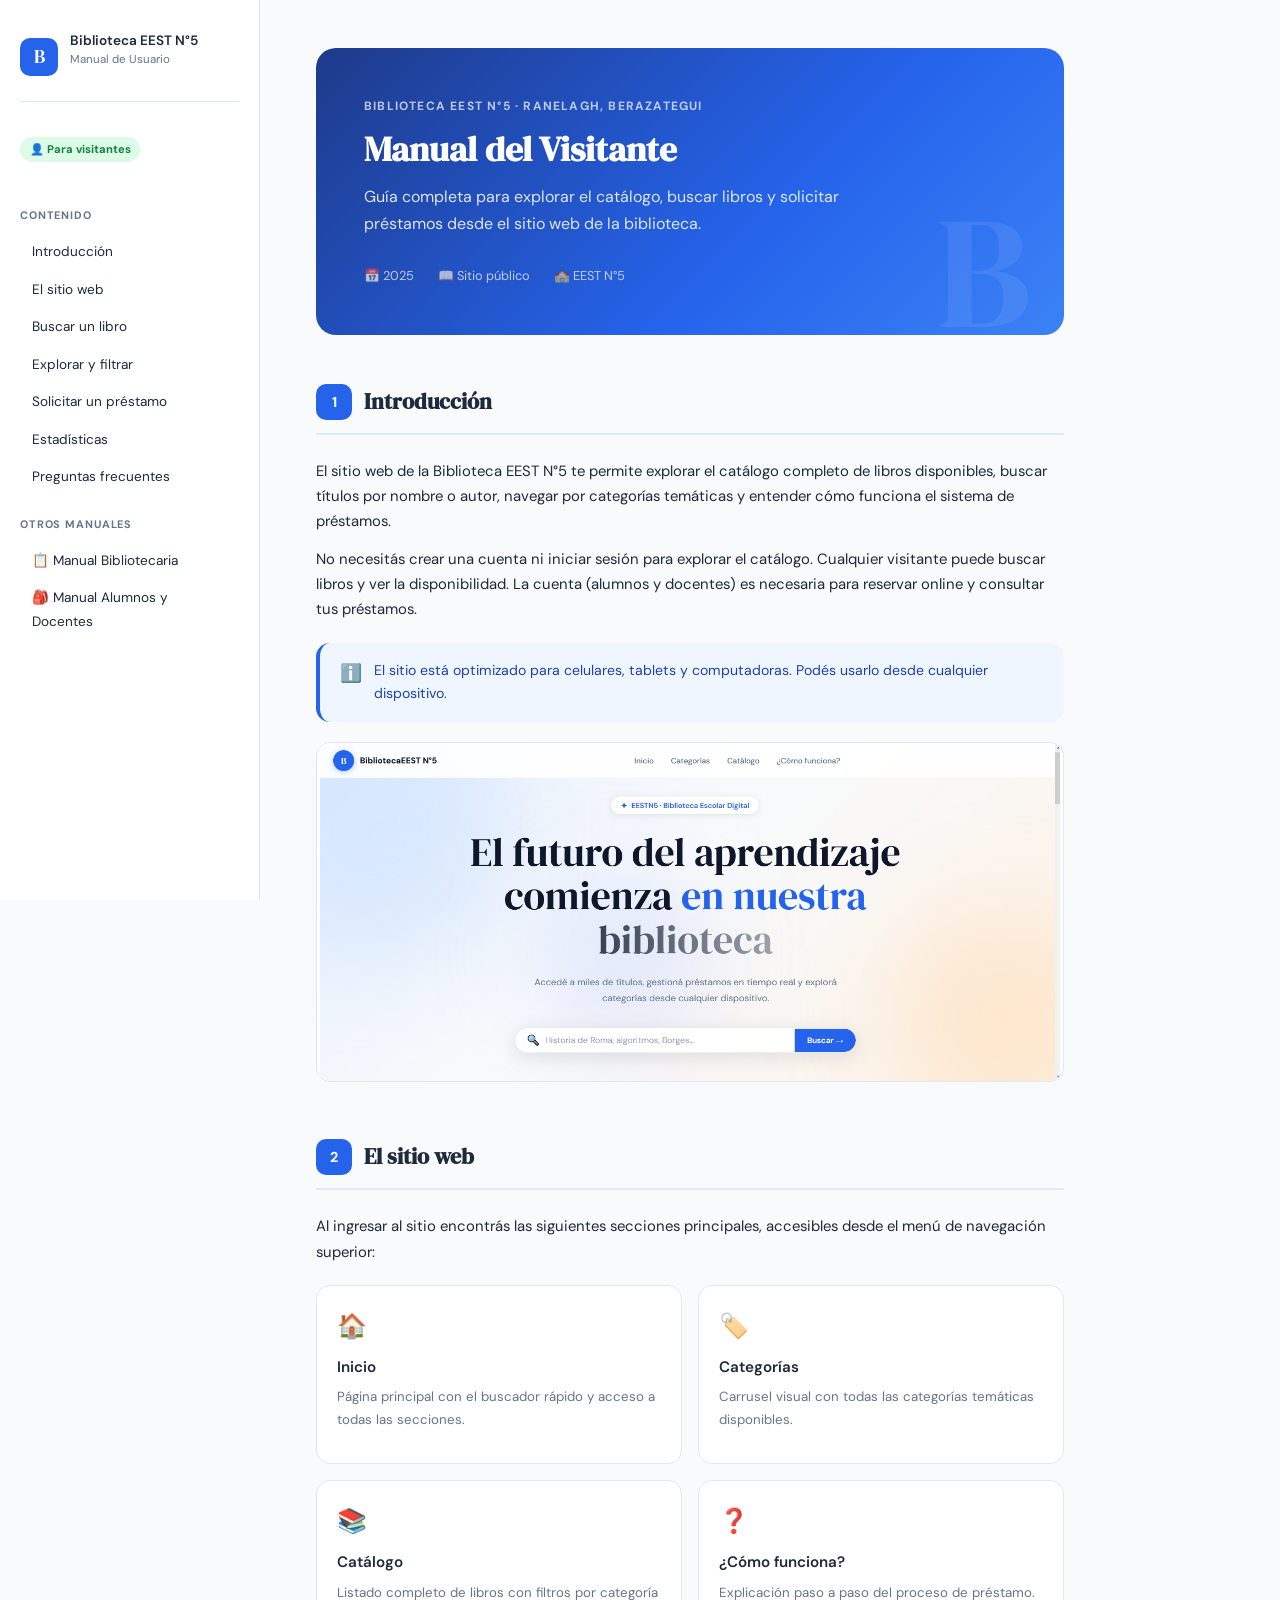
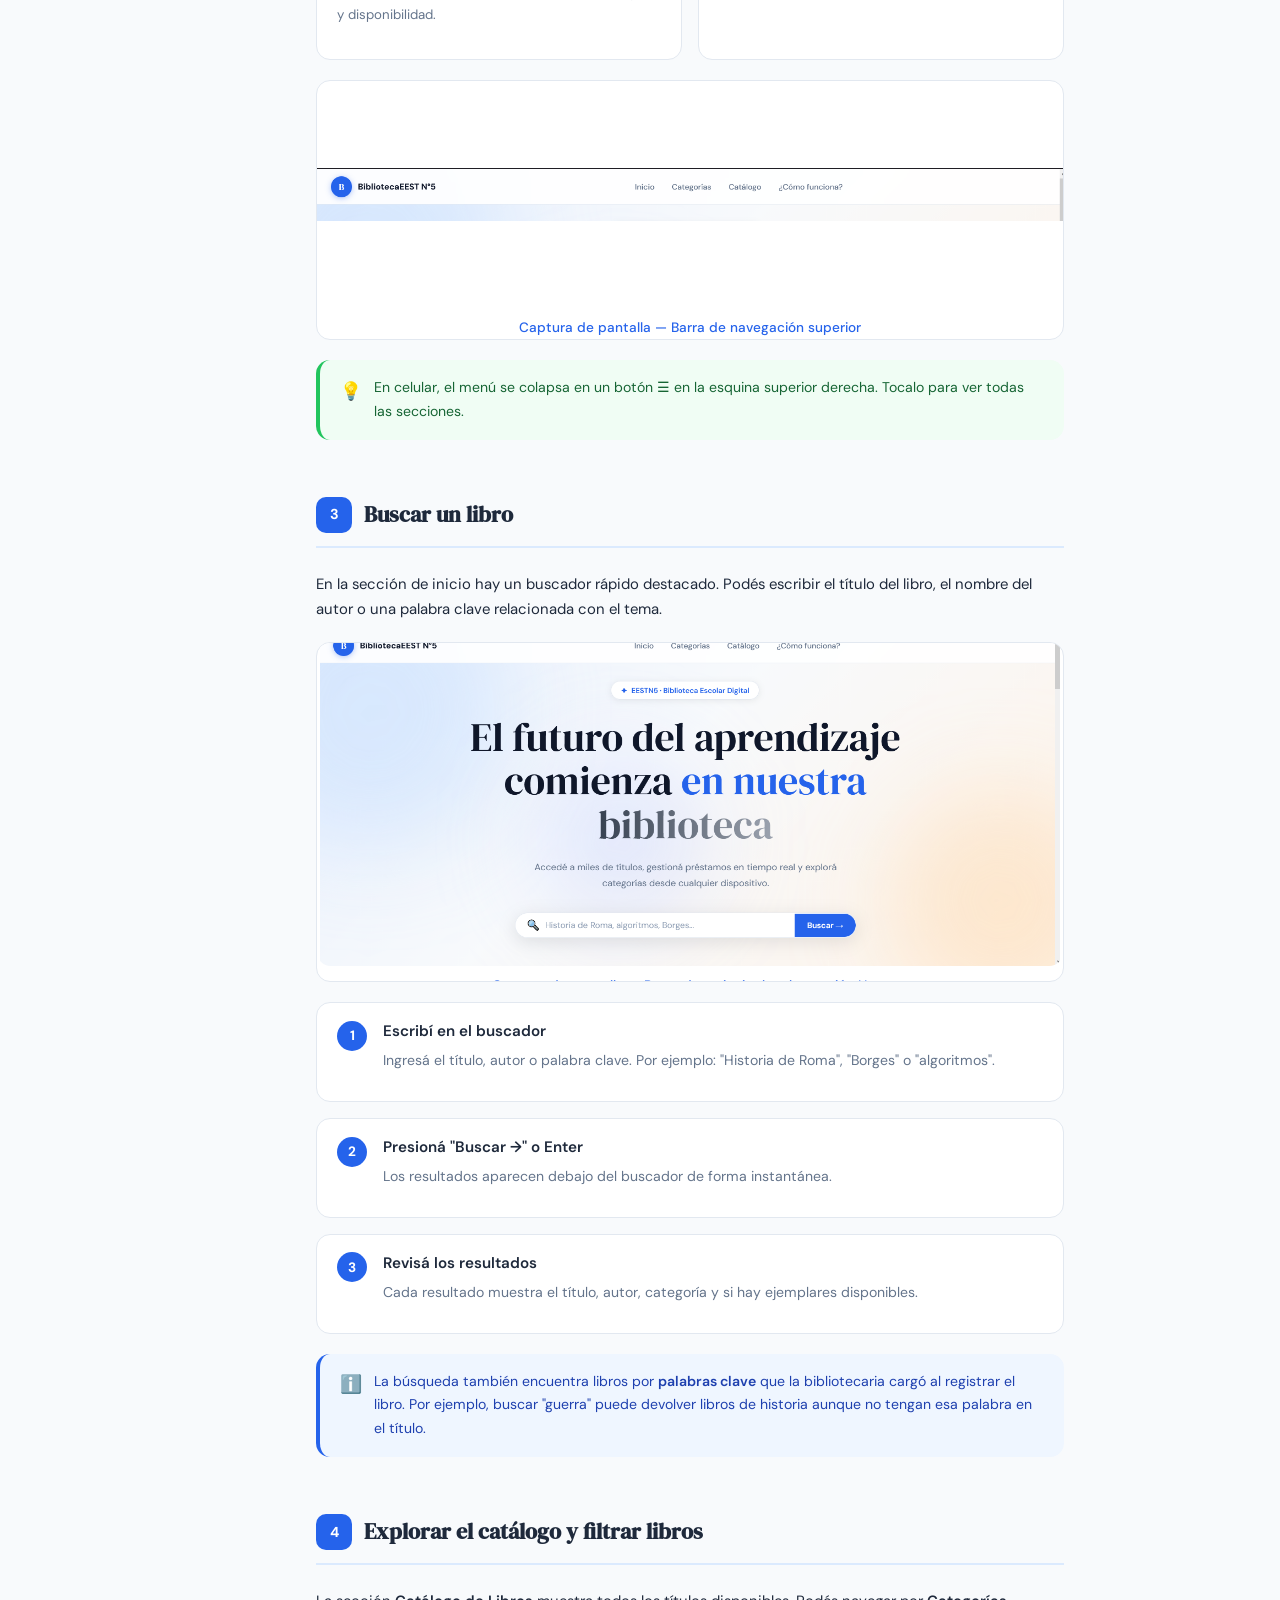
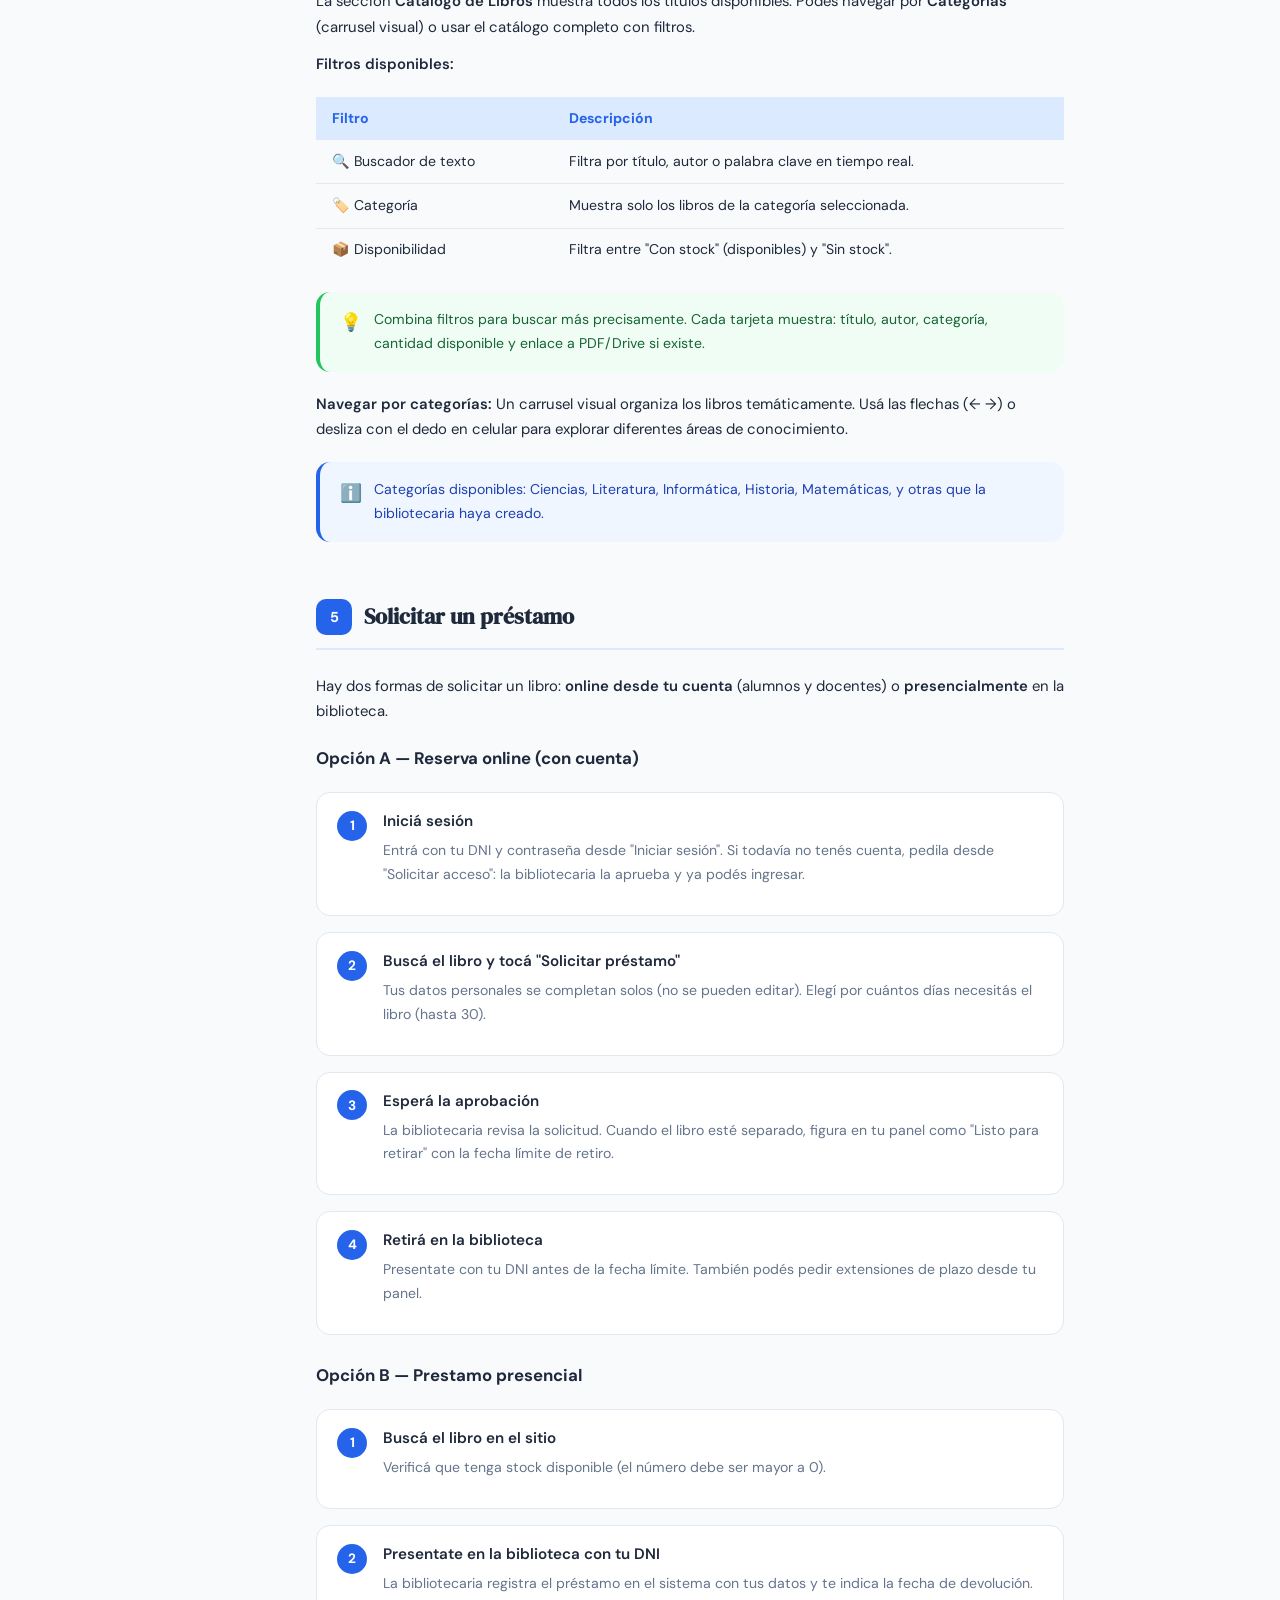
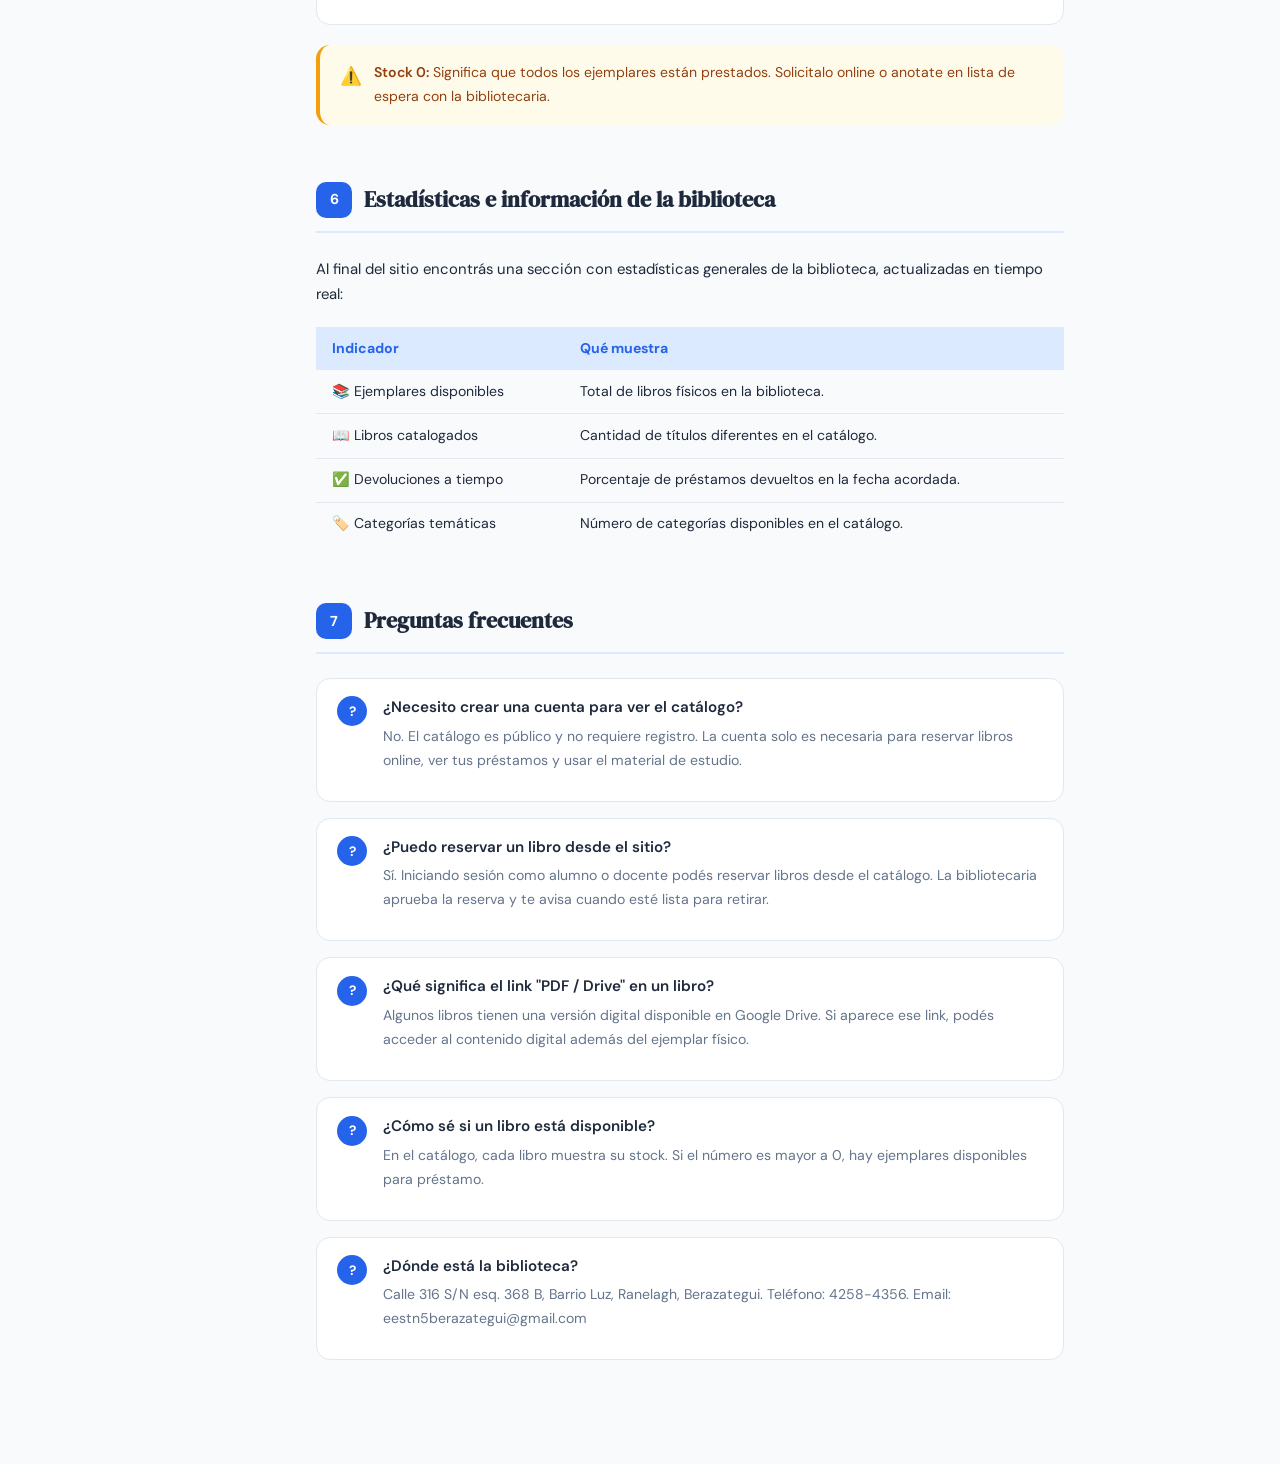
<file: Documentación/Manuales/manual-visitante.html>
<!DOCTYPE html>
<html lang="es">
<head>
  <meta charset="UTF-8" />
  <meta name="viewport" content="width=device-width, initial-scale=1.0" />
  <title>Manual de Usuario · Visitante · Biblioteca EEST N°5</title>
  <link href="https://fonts.googleapis.com/css2?family=DM+Serif+Display:ital@0;1&family=DM+Sans:wght@300;400;500;600&display=swap" rel="stylesheet" />
  <style>
    *, *::before, *::after { box-sizing: border-box; margin: 0; padding: 0; }

    :root {
      --brand: #2563eb;
      --brand-light: #dbeafe;
      --text: #1e293b;
      --muted: #64748b;
      --bg: #f8fafc;
      --white: #ffffff;
      --border: #e2e8f0;
      --success: #22c55e;
      --warning: #f59e0b;
      --radius: 14px;
    }

    body {
      font-family: 'DM Sans', sans-serif;
      background: var(--bg);
      color: var(--text);
      line-height: 1.7;
    }

    /* ── SIDEBAR ── */
    .layout { display: flex; min-height: 100vh; }

    .sidebar {
      width: 260px;
      background: var(--white);
      border-right: 1px solid var(--border);
      padding: 2rem 1.25rem;
      position: sticky;
      top: 0;
      height: 100vh;
      overflow-y: auto;
      flex-shrink: 0;
    }

    .sidebar-logo {
      display: flex;
      align-items: center;
      gap: .75rem;
      margin-bottom: 2rem;
      padding-bottom: 1.25rem;
      border-bottom: 1px solid var(--border);
    }

    .sidebar-logo .badge {
      width: 38px; height: 38px;
      background: var(--brand);
      color: #fff;
      border-radius: 10px;
      display: flex; align-items: center; justify-content: center;
      font-family: 'DM Serif Display', serif;
      font-size: 1.2rem;
      flex-shrink: 0;
    }

    .sidebar-logo h2 { font-size: .85rem; font-weight: 600; line-height: 1.3; }
    .sidebar-logo p { font-size: .72rem; color: var(--muted); }

    .sidebar-section { font-size: .68rem; font-weight: 700; text-transform: uppercase; letter-spacing: .08em; color: var(--muted); margin: 1.25rem 0 .5rem; }

    .sidebar a {
      display: block;
      padding: .45rem .75rem;
      border-radius: 8px;
      font-size: .85rem;
      color: var(--text);
      text-decoration: none;
      transition: background .15s;
    }
    .sidebar a:hover { background: var(--brand-light); color: var(--brand); }

    .badge-visitante {
      display: inline-block;
      background: #dcfce7;
      color: #15803d;
      font-size: .7rem;
      font-weight: 700;
      padding: .2rem .6rem;
      border-radius: 99px;
      margin-bottom: 1.5rem;
    }

    /* ── MAIN ── */
    .main {
      flex: 1;
      padding: 3rem 3.5rem;
      max-width: 860px;
    }

    /* ── COVER ── */
    .cover {
      background: linear-gradient(135deg, #1e3a8a 0%, #2563eb 60%, #3b82f6 100%);
      border-radius: 20px;
      padding: 3rem;
      color: #fff;
      margin-bottom: 3rem;
      position: relative;
      overflow: hidden;
    }
    .cover::after {
      content: 'B';
      position: absolute;
      right: 2rem; bottom: -1rem;
      font-family: 'DM Serif Display', serif;
      font-size: 10rem;
      opacity: .08;
      line-height: 1;
    }
    .cover .tag { font-size: .75rem; font-weight: 700; letter-spacing: .1em; text-transform: uppercase; opacity: .7; margin-bottom: .75rem; }
    .cover h1 { font-family: 'DM Serif Display', serif; font-size: 2.2rem; line-height: 1.2; margin-bottom: .75rem; }
    .cover p { opacity: .85; font-size: 1rem; max-width: 480px; }
    .cover .meta { margin-top: 1.75rem; display: flex; gap: 1.5rem; font-size: .8rem; opacity: .7; }

    /* ── SECTIONS ── */
    .section { margin-bottom: 3.5rem; scroll-margin-top: 2rem; }

    .section-header {
      display: flex;
      align-items: center;
      gap: .75rem;
      margin-bottom: 1.5rem;
      padding-bottom: .75rem;
      border-bottom: 2px solid var(--brand-light);
    }
    .section-num {
      width: 36px; height: 36px;
      background: var(--brand);
      color: #fff;
      border-radius: 10px;
      display: flex; align-items: center; justify-content: center;
      font-weight: 700;
      font-size: .9rem;
      flex-shrink: 0;
    }
    .section-header h2 { font-family: 'DM Serif Display', serif; font-size: 1.4rem; }

    /* ── IMAGE PLACEHOLDER ── */
    .img-placeholder {
      background: var(--white);
      border: 1px solid var(--border);
      border-radius: var(--radius);
      height: 260px;
      display: flex;
      flex-direction: column;
      align-items: center;
      justify-content: center;
      gap: .5rem;
      color: var(--brand);
      font-size: .85rem;
      font-weight: 500;
      margin: 1.25rem 0;
      padding: 0;
      overflow: hidden;
    }
    .img-placeholder .icon { font-size: 2rem; }
    .img-placeholder.sm { height: 180px; }
    .img-placeholder.lg { height: 340px; }
    .img-placeholder img { width: 100%; height: 100%; object-fit: contain; border-radius: var(--radius); }

    /* ── STEPS ── */
    .steps { display: flex; flex-direction: column; gap: 1rem; margin: 1.25rem 0; }
    .step {
      display: flex;
      gap: 1rem;
      align-items: flex-start;
      background: var(--white);
      border: 1px solid var(--border);
      border-radius: var(--radius);
      padding: 1rem 1.25rem;
    }
    .step-num {
      width: 30px; height: 30px;
      background: var(--brand);
      color: #fff;
      border-radius: 50%;
      display: flex; align-items: center; justify-content: center;
      font-weight: 700;
      font-size: .85rem;
      flex-shrink: 0;
      margin-top: .1rem;
    }
    .step-body strong { display: block; margin-bottom: .25rem; font-size: .95rem; }
    .step-body p { font-size: .88rem; color: var(--muted); }

    /* ── CALLOUT ── */
    .callout {
      border-radius: var(--radius);
      padding: 1rem 1.25rem;
      margin: 1.25rem 0;
      display: flex;
      gap: .75rem;
      align-items: flex-start;
      font-size: .88rem;
    }
    .callout.info { background: #eff6ff; border-left: 4px solid var(--brand); color: #1e40af; }
    .callout.tip { background: #f0fdf4; border-left: 4px solid var(--success); color: #166534; }
    .callout.warn { background: #fffbeb; border-left: 4px solid var(--warning); color: #92400e; }
    .callout .icon { font-size: 1.1rem; flex-shrink: 0; margin-top: .05rem; }

    /* ── TABLE ── */
    table { width: 100%; border-collapse: collapse; margin: 1.25rem 0; font-size: .88rem; }
    th { background: var(--brand-light); color: var(--brand); font-weight: 700; padding: .6rem 1rem; text-align: left; }
    td { padding: .6rem 1rem; border-bottom: 1px solid var(--border); }
    tr:last-child td { border-bottom: none; }

    /* ── CARD GRID ── */
    .card-grid { display: grid; grid-template-columns: 1fr 1fr; gap: 1rem; margin: 1.25rem 0; }
    .card {
      background: var(--white);
      border: 1px solid var(--border);
      border-radius: var(--radius);
      padding: 1.25rem;
    }
    .card .card-icon { font-size: 1.5rem; margin-bottom: .5rem; }
    .card h4 { font-size: .95rem; font-weight: 600; margin-bottom: .35rem; }
    .card p { font-size: .83rem; color: var(--muted); }

    p { margin-bottom: .75rem; font-size: .93rem; }
    ul, ol { padding-left: 1.5rem; margin-bottom: .75rem; font-size: .93rem; }
    li { margin-bottom: .35rem; }
    strong { font-weight: 600; }

    @media (max-width: 768px) {
      .layout { flex-direction: column; }
      .sidebar { width: 100%; height: auto; position: static; }
      .main { padding: 1.5rem; }
      .card-grid { grid-template-columns: 1fr; }
    }
  </style>
</head>
<body>
<div class="layout">

  <!-- SIDEBAR -->
  <aside class="sidebar">
    <div class="sidebar-logo">
      <div class="badge">B</div>
      <div>
        <h2>Biblioteca EEST N°5</h2>
        <p>Manual de Usuario</p>
      </div>
    </div>

    <span class="badge-visitante">👤 Para visitantes</span>

    <div class="sidebar-section">Contenido</div>
    <a href="#intro">Introducción</a>
    <a href="#sitio">El sitio web</a>
    <a href="#buscar">Buscar un libro</a>
    <a href="#catalogo">Explorar y filtrar</a>
    <a href="#prestamo">Solicitar un préstamo</a>
    <a href="#estadisticas">Estadísticas</a>
    <a href="#faq">Preguntas frecuentes</a>

    <div class="sidebar-section">Otros manuales</div>
    <a href="manual-bibliotecaria.html">📋 Manual Bibliotecaria</a>
    <a href="manual-alumnos-docentes.html">🎒 Manual Alumnos y Docentes</a>
  </aside>

  <!-- MAIN -->
  <main class="main">

    <!-- COVER -->
    <div class="cover">
      <div class="tag">Biblioteca EEST N°5 · Ranelagh, Berazategui</div>
      <h1>Manual del Visitante</h1>
      <p>Guía completa para explorar el catálogo, buscar libros y solicitar préstamos desde el sitio web de la biblioteca.</p>
      <div class="meta">
        <span>📅 2025</span>
        <span>📖 Sitio público</span>
        <span>🏫 EEST N°5</span>
      </div>
    </div>

    <!-- 1. INTRODUCCIÓN -->
    <div class="section" id="intro">
      <div class="section-header">
        <div class="section-num">1</div>
        <h2>Introducción</h2>
      </div>
      <p>El sitio web de la Biblioteca EEST N°5 te permite explorar el catálogo completo de libros disponibles, buscar títulos por nombre o autor, navegar por categorías temáticas y entender cómo funciona el sistema de préstamos.</p>
      <p>No necesitás crear una cuenta ni iniciar sesión para explorar el catálogo. Cualquier visitante puede buscar libros y ver la disponibilidad. La cuenta (alumnos y docentes) es necesaria para reservar online y consultar tus préstamos.</p>

      <div class="callout info">
        <span class="icon">ℹ️</span>
        <span>El sitio está optimizado para celulares, tablets y computadoras. Podés usarlo desde cualquier dispositivo.</span>
      </div>

      <div class="img-placeholder lg">
        <img src="../Interfaces/Pantala Principal.PNG" alt="">
  <!--      <span class="icon">🖼️</span>
        <span>Captura de pantalla — Vista general del sitio (página de inicio)</span>         -->
      </div>
    </div>

    <!-- 2. EL SITIO WEB -->
    <div class="section" id="sitio">
      <div class="section-header">
        <div class="section-num">2</div>
        <h2>El sitio web</h2>
      </div>
      <p>Al ingresar al sitio encontrás las siguientes secciones principales, accesibles desde el menú de navegación superior:</p>

      <div class="card-grid">
        <div class="card">
          <div class="card-icon">🏠</div>
          <h4>Inicio</h4>
          <p>Página principal con el buscador rápido y acceso a todas las secciones.</p>
        </div>
        <div class="card">
          <div class="card-icon">🏷️</div>
          <h4>Categorías</h4>
          <p>Carrusel visual con todas las categorías temáticas disponibles.</p>
        </div>
        <div class="card">
          <div class="card-icon">📚</div>
          <h4>Catálogo</h4>
          <p>Listado completo de libros con filtros por categoría y disponibilidad.</p>
        </div>
        <div class="card">
          <div class="card-icon">❓</div>
          <h4>¿Cómo funciona?</h4>
          <p>Explicación paso a paso del proceso de préstamo.</p>
        </div>
      </div>

      <div class="img-placeholder">
        <img src="../Interfaces/public header.PNG" alt="Barra de navegación superior del sitio">
        <span>Captura de pantalla — Barra de navegación superior</span>
      </div>

      <div class="callout tip">
        <span class="icon">💡</span>
        <span>En celular, el menú se colapsa en un botón ☰ en la esquina superior derecha. Tocalo para ver todas las secciones.</span>
      </div>
    </div>

    <!-- 3. BUSCAR UN LIBRO -->
    <div class="section" id="buscar">
      <div class="section-header">
        <div class="section-num">3</div>
        <h2>Buscar un libro</h2>
      </div>
      <p>En la sección de inicio hay un buscador rápido destacado. Podés escribir el título del libro, el nombre del autor o una palabra clave relacionada con el tema.</p>

      <div class="img-placeholder lg">
        <img src="../Interfaces/Pantala Principal.PNG" alt="Buscador principal en la sección Hero">
        <span>Captura de pantalla — Buscador principal en la sección Hero</span>
      </div>

      <div class="steps">
        <div class="step">
          <div class="step-num">1</div>
          <div class="step-body">
            <strong>Escribí en el buscador</strong>
            <p>Ingresá el título, autor o palabra clave. Por ejemplo: "Historia de Roma", "Borges" o "algoritmos".</p>
          </div>
        </div>
        <div class="step">
          <div class="step-num">2</div>
          <div class="step-body">
            <strong>Presioná "Buscar →" o Enter</strong>
            <p>Los resultados aparecen debajo del buscador de forma instantánea.</p>
          </div>
        </div>
        <div class="step">
          <div class="step-num">3</div>
          <div class="step-body">
            <strong>Revisá los resultados</strong>
            <p>Cada resultado muestra el título, autor, categoría y si hay ejemplares disponibles.</p>
          </div>
        </div>
      </div>

      <div class="callout info">
        <span class="icon">ℹ️</span>
        <span>La búsqueda también encuentra libros por <strong>palabras clave</strong> que la bibliotecaria cargó al registrar el libro. Por ejemplo, buscar "guerra" puede devolver libros de historia aunque no tengan esa palabra en el título.</span>
      </div>
    </div>

    <!-- 4. EXPLORAR Y FILTRAR -->
    <div class="section" id="catalogo">
      <div class="section-header">
        <div class="section-num">4</div>
        <h2>Explorar el catálogo y filtrar libros</h2>
      </div>
      <p>La sección <strong>Catálogo de Libros</strong> muestra todos los títulos disponibles. Podés navegar por <strong>Categorías</strong> (carrusel visual) o usar el catálogo completo con filtros.</p>

      <p><strong>Filtros disponibles:</strong></p>
      <table>
        <thead>
          <tr><th>Filtro</th><th>Descripción</th></tr>
        </thead>
        <tbody>
          <tr><td>🔍 Buscador de texto</td><td>Filtra por título, autor o palabra clave en tiempo real.</td></tr>
          <tr><td>🏷️ Categoría</td><td>Muestra solo los libros de la categoría seleccionada.</td></tr>
          <tr><td>📦 Disponibilidad</td><td>Filtra entre "Con stock" (disponibles) y "Sin stock".</td></tr>
        </tbody>
      </table>

      <div class="callout tip">
        <span class="icon">💡</span>
        <span>Combina filtros para buscar más precisamente. Cada tarjeta muestra: título, autor, categoría, cantidad disponible y enlace a PDF/Drive si existe.</span>
      </div>

      <p><strong>Navegar por categorías:</strong> Un carrusel visual organiza los libros temáticamente. Usá las flechas (← →) o desliza con el dedo en celular para explorar diferentes áreas de conocimiento.</p>

      <div class="callout info">
        <span class="icon">ℹ️</span>
        <span>Categorías disponibles: Ciencias, Literatura, Informática, Historia, Matemáticas, y otras que la bibliotecaria haya creado.</span>
      </div>
    </div>

    <!-- 5. SOLICITAR UN PRÉSTAMO -->
    <div class="section" id="prestamo">
      <div class="section-header">
        <div class="section-num">5</div>
        <h2>Solicitar un préstamo</h2>
      </div>
      <p>Hay dos formas de solicitar un libro: <strong>online desde tu cuenta</strong> (alumnos y docentes) o <strong>presencialmente</strong> en la biblioteca.</p>

      <h3 style="margin:1.2rem 0 .6rem;font-size:1.05rem;">Opción A — Reserva online (con cuenta)</h3>
      <div class="steps">
        <div class="step">
          <div class="step-num">1</div>
          <div class="step-body">
            <strong>Iniciá sesión</strong>
            <p>Entrá con tu DNI y contraseña desde "Iniciar sesión". Si todavía no tenés cuenta, pedila desde "Solicitar acceso": la bibliotecaria la aprueba y ya podés ingresar.</p>
          </div>
        </div>
        <div class="step">
          <div class="step-num">2</div>
          <div class="step-body">
            <strong>Buscá el libro y tocá "Solicitar préstamo"</strong>
            <p>Tus datos personales se completan solos (no se pueden editar). Elegí por cuántos días necesitás el libro (hasta 30).</p>
          </div>
        </div>
        <div class="step">
          <div class="step-num">3</div>
          <div class="step-body">
            <strong>Esperá la aprobación</strong>
            <p>La bibliotecaria revisa la solicitud. Cuando el libro esté separado, figura en tu panel como "Listo para retirar" con la fecha límite de retiro.</p>
          </div>
        </div>
        <div class="step">
          <div class="step-num">4</div>
          <div class="step-body">
            <strong>Retirá en la biblioteca</strong>
            <p>Presentate con tu DNI antes de la fecha límite. También podés pedir extensiones de plazo desde tu panel.</p>
          </div>
        </div>
      </div>

      <h3 style="margin:1.6rem 0 .6rem;font-size:1.05rem;">Opción B — Prestamo presencial</h3>
      <div class="steps">
        <div class="step">
          <div class="step-num">1</div>
          <div class="step-body">
            <strong>Buscá el libro en el sitio</strong>
            <p>Verificá que tenga stock disponible (el número debe ser mayor a 0).</p>
          </div>
        </div>
        <div class="step">
          <div class="step-num">2</div>
          <div class="step-body">
            <strong>Presentate en la biblioteca con tu DNI</strong>
            <p>La bibliotecaria registra el préstamo en el sistema con tus datos y te indica la fecha de devolución.</p>
          </div>
        </div>
      </div>

      <div class="callout warn">
        <span class="icon">⚠️</span>
        <span><strong>Stock 0:</strong> Significa que todos los ejemplares están prestados. Solicitalo online o anotate en lista de espera con la bibliotecaria.</span>
      </div>
    </div>

    <!-- 6. ESTADÍSTICAS E INFORMACIÓN -->
    <div class="section" id="estadisticas">
      <div class="section-header">
        <div class="section-num">6</div>
        <h2>Estadísticas e información de la biblioteca</h2>
      </div>
      <p>Al final del sitio encontrás una sección con estadísticas generales de la biblioteca, actualizadas en tiempo real:</p>

      <table>
        <thead>
          <tr><th>Indicador</th><th>Qué muestra</th></tr>
        </thead>
        <tbody>
          <tr><td>📚 Ejemplares disponibles</td><td>Total de libros físicos en la biblioteca.</td></tr>
          <tr><td>📖 Libros catalogados</td><td>Cantidad de títulos diferentes en el catálogo.</td></tr>
          <tr><td>✅ Devoluciones a tiempo</td><td>Porcentaje de préstamos devueltos en la fecha acordada.</td></tr>
          <tr><td>🏷️ Categorías temáticas</td><td>Número de categorías disponibles en el catálogo.</td></tr>
        </tbody>
      </table>
    </div>

    <!-- 7. FAQ -->
    <div class="section" id="faq">
      <div class="section-header">
        <div class="section-num">7</div>
        <h2>Preguntas frecuentes</h2>
      </div>

      <div class="steps">
        <div class="step">
          <div class="step-num">?</div>
          <div class="step-body">
            <strong>¿Necesito crear una cuenta para ver el catálogo?</strong>
            <p>No. El catálogo es público y no requiere registro. La cuenta solo es necesaria para reservar libros online, ver tus préstamos y usar el material de estudio.</p>
          </div>
        </div>
        <div class="step">
          <div class="step-num">?</div>
          <div class="step-body">
            <strong>¿Puedo reservar un libro desde el sitio?</strong>
            <p>Sí. Iniciando sesión como alumno o docente podés reservar libros desde el catálogo. La bibliotecaria aprueba la reserva y te avisa cuando esté lista para retirar.</p>
          </div>
        </div>
        <div class="step">
          <div class="step-num">?</div>
          <div class="step-body">
            <strong>¿Qué significa el link "PDF / Drive" en un libro?</strong>
            <p>Algunos libros tienen una versión digital disponible en Google Drive. Si aparece ese link, podés acceder al contenido digital además del ejemplar físico.</p>
          </div>
        </div>
        <div class="step">
          <div class="step-num">?</div>
          <div class="step-body">
            <strong>¿Cómo sé si un libro está disponible?</strong>
            <p>En el catálogo, cada libro muestra su stock. Si el número es mayor a 0, hay ejemplares disponibles para préstamo.</p>
          </div>
        </div>
        <div class="step">
          <div class="step-num">?</div>
          <div class="step-body">
            <strong>¿Dónde está la biblioteca?</strong>
            <p>Calle 316 S/N esq. 368 B, Barrio Luz, Ranelagh, Berazategui. Teléfono: 4258-4356. Email: eestn5berazategui@gmail.com</p>
          </div>
        </div>
      </div>
    </div>

  </main>
</div>
</body>
</html>
</file>
